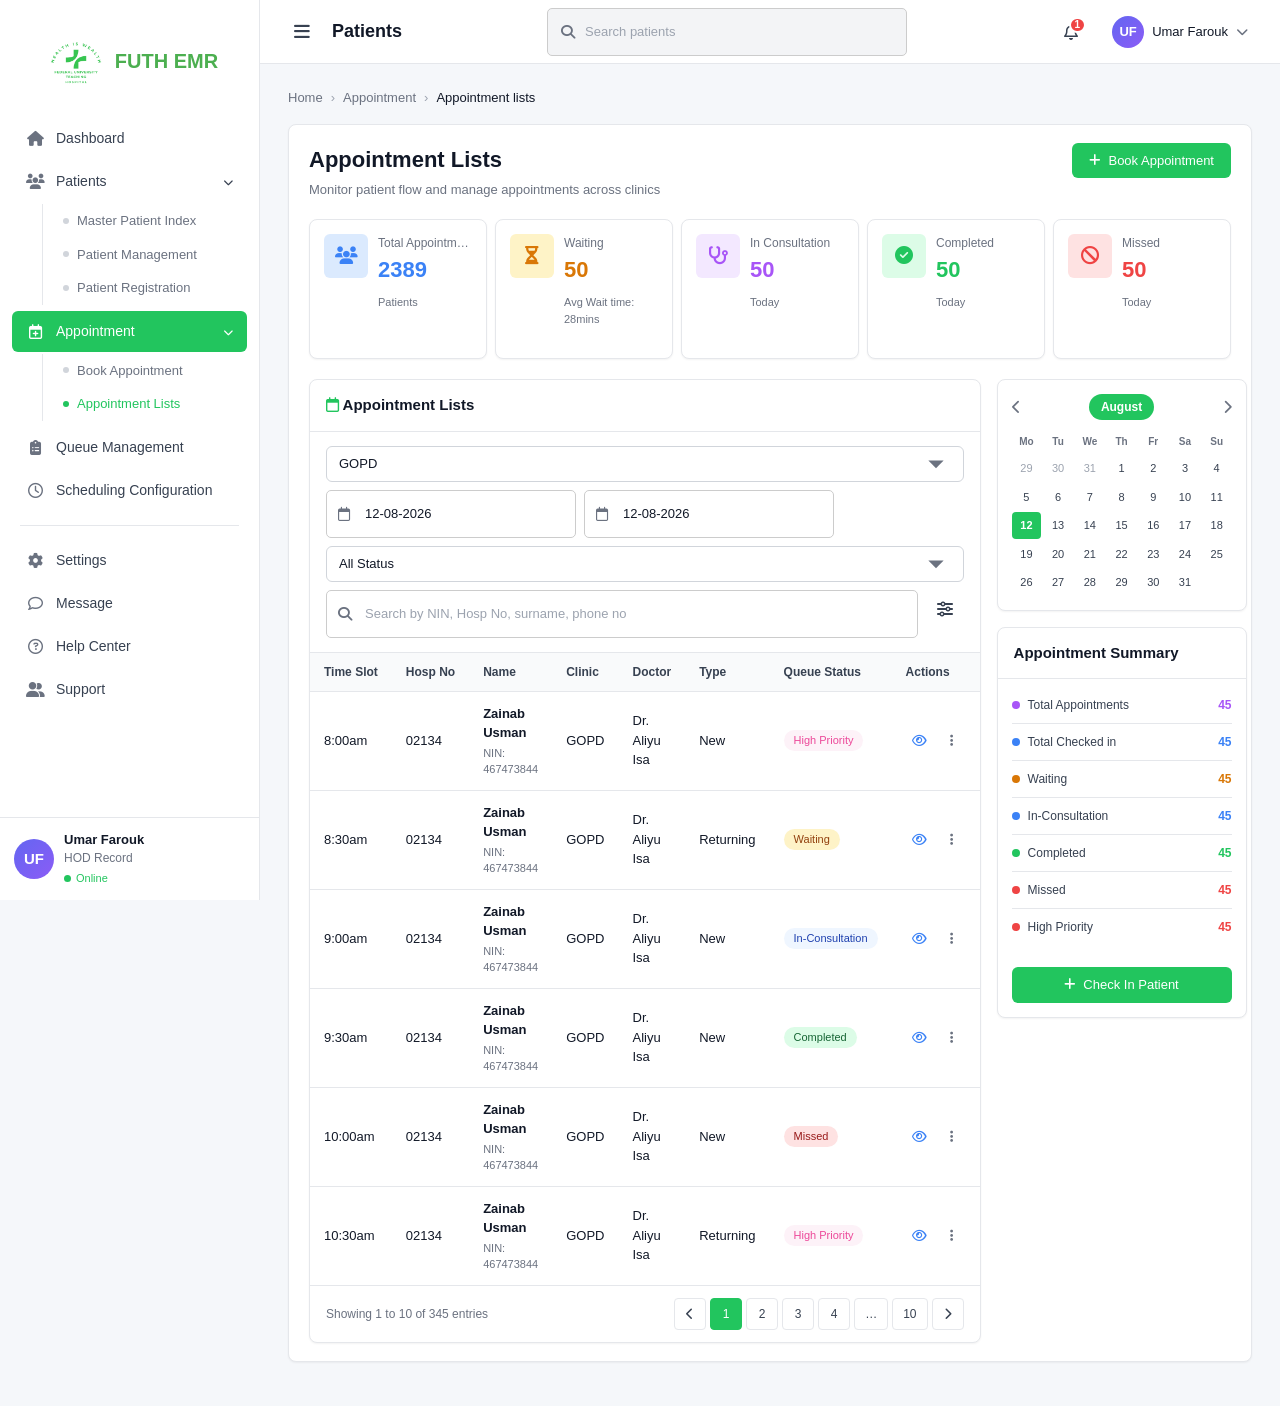
<file: Record-Module-Emr/appointment-lists-1.html>
<!DOCTYPE html>
<html lang="en">
<head>
  <meta charset="UTF-8" />
  <meta name="viewport" content="width=device-width, initial-scale=1.0" />
  <title>FUTH EMR - Appointment Lists</title>
  <link rel="stylesheet" href="https://cdnjs.cloudflare.com/ajax/libs/font-awesome/6.4.2/css/all.min.css" />
  <link rel="stylesheet" href="css/styles.css" />
  <style>
    .appt-layout { display:grid; grid-template-columns: 1fr 300px; gap:16px; align-items:flex-start; }
    @media (max-width: 1100px) { .appt-layout { grid-template-columns: 1fr; } }
    .calendar-day.active-range { background: var(--primary-light); color: var(--primary-dark); font-weight:500; }
  </style>
</head>
<body data-page="appointment-lists-1">
  <div class="app-shell">
    <aside class="sidebar">
       <div class="header-content">
            <div class="logo">
                <img src="img/Hospital_FUTH-logo (1).png" alt="FUTH logo">
                <span class="logo-text">FUTH EMR</span>
            </div>
        </div>
      <nav class="sidebar__nav">
        <div class="nav-group"><a class="nav-item" href="dashboard.html"><span class="nav-icon"><i class="fa-solid fa-house"></i></span>Dashboard</a></div>
        <div class="nav-group">
          <div class="nav-item"><span class="nav-icon"><i class="fa-solid fa-users"></i></span>Patients<span style="margin-left:auto;"><i class="fa-solid fa-chevron-down" style="font-size:10px;"></i></span></div>
          <div class="nav-sub">
            <a class="nav-sub-item" href="master-patient-index.html"><span class="dot"></span>Master Patient Index</a>
            <a class="nav-sub-item" href="patient-management.html"><span class="dot"></span>Patient Management</a>
            <a class="nav-sub-item" href="patient-registration-private.html"><span class="dot"></span>Patient Registration</a>
          </div>
        </div>
        <div class="nav-group">
          <div class="nav-item active"><span class="nav-icon"><i class="fa-regular fa-calendar-plus"></i></span>Appointment<span style="margin-left:auto;"><i class="fa-solid fa-chevron-down" style="font-size:10px;"></i></span></div>
          <div class="nav-sub">
            <a class="nav-sub-item" href="book-appointment.html"><span class="dot"></span>Book Appointment</a>
            <a class="nav-sub-item active" data-page="appointment-lists-1" href="appointment-lists-1.html"><span class="dot"></span>Appointment Lists</a>
          </div>
        </div>
        <div class="nav-group"><a class="nav-item" href="queue-management.html"><span class="nav-icon"><i class="fa-solid fa-clipboard-list"></i></span>Queue Management</a></div>
        <div class="nav-group"><a class="nav-item" href="scheduling-configuration.html"><span class="nav-icon"><i class="fa-regular fa-clock"></i></span>Scheduling Configuration</a></div>
        <div class="nav-divider"></div>
        <div class="nav-group"><a class="nav-item" href="#"><span class="nav-icon"><i class="fa-solid fa-gear"></i></span>Settings</a></div>
        <div class="nav-group"><a class="nav-item" href="#"><span class="nav-icon"><i class="fa-regular fa-comment"></i></span>Message</a></div>
        <div class="nav-group"><a class="nav-item" href="#"><span class="nav-icon"><i class="fa-regular fa-circle-question"></i></span>Help Center</a></div>
        <div class="nav-group"><a class="nav-item" href="#"><span class="nav-icon"><i class="fa-solid fa-user-group"></i></span>Support</a></div>
      </nav>
      <div class="sidebar__footer">
        <div class="user-avatar">UF</div>
        <div class="user-info">
          <div class="user-name">Umar Farouk</div>
          <div class="user-role">HOD Record</div>
          <div class="user-status"><span class="status-dot"></span> Online</div>
        </div>
      </div>
    </aside>

    <div class="main">
      <header class="topbar">
        <div class="topbar__left">
          <button class="topbar__menu-btn"><i class="fa-solid fa-bars"></i></button>
          <div class="topbar__title">Patients</div>
        </div>
        <div class="topbar__center">
          <div class="topbar__search">
            <i class="fa-solid fa-magnifying-glass search-icon"></i>
            <input type="text" placeholder="Search patients" />
          </div>
        </div>
        <div class="topbar__right">
          <button class="icon-btn"><i class="fa-regular fa-bell"></i><span class="badge">1</span></button>
          <div class="topbar__user">
            <div class="user-avatar sm">UF</div>
            <span style="font-size:13px; font-weight:500;">Umar Farouk</span>
            <i class="fa-solid fa-chevron-down chevron"></i>
          </div>
        </div>
      </header>

      <main class="content">
        <div class="breadcrumb">
          <a href="dashboard.html">Home</a><span class="sep">›</span>
          <a href="#">Appointment</a><span class="sep">›</span>
          <span class="current">Appointment lists</span>
        </div>

        <div class ="page-header-wrap">

      

        <div class="page-header">
          <div>
            <h1 class="page-header__title">Appointment Lists</h1>
            <div class="page-header__subtitle">Monitor patient flow and manage appointments across clinics</div>
          </div>
          <div class="page-header__actions">
            <a href="book-appointment.html" class="btn btn-primary"><i class="fa-solid fa-plus"></i> Book Appointment</a>
          </div>
        </div>

        <!-- Stat cards -->
        <div class="stat-grid cols-5">
          <div class="stat-card">
            <div class="stat-icon blue"><i class="fa-solid fa-users"></i></div>
            <div class="stat-body">
              <div class="stat-label">Total Appointment</div>
              <div class="stat-value" style="color: var(--blue);">2389</div>
              <div class="stat-sub">Patients</div>
            </div>
          </div>
          <div class="stat-card">
            <div class="stat-icon orange"><i class="fa-solid fa-hourglass-half"></i></div>
            <div class="stat-body">
              <div class="stat-label">Waiting</div>
              <div class="stat-value" style="color: var(--orange-dark);">50</div>
              <div class="stat-sub">Avg Wait time: 28mins</div>
            </div>
          </div>
          <div class="stat-card">
            <div class="stat-icon purple"><i class="fa-solid fa-stethoscope"></i></div>
            <div class="stat-body">
              <div class="stat-label">In Consultation</div>
              <div class="stat-value" style="color: var(--purple);">50</div>
              <div class="stat-sub">Today</div>
            </div>
          </div>
          <div class="stat-card">
            <div class="stat-icon green"><i class="fa-solid fa-circle-check"></i></div>
            <div class="stat-body">
              <div class="stat-label">Completed</div>
              <div class="stat-value" style="color: var(--primary);">50</div>
              <div class="stat-sub">Today</div>
            </div>
          </div>
          <div class="stat-card">
            <div class="stat-icon red"><i class="fa-solid fa-ban"></i></div>
            <div class="stat-body">
              <div class="stat-label">Missed</div>
              <div class="stat-value" style="color: var(--red);">50</div>
              <div class="stat-sub">Today</div>
            </div>
          </div>
        </div>

        <div class="appt-layout">
          <!-- Main Table -->
          <div class="card" style="padding:0;">
            <div style="padding:14px 16px; border-bottom:1px solid var(--border-light);">
              <h3 class="card-title" style="margin:0;"><i class="fa-regular fa-calendar" style="color:var(--primary);"></i> Appointment Lists</h3>
            </div>
            <div style="padding:14px 16px; display:flex; gap:8px; flex-wrap:wrap; border-bottom:1px solid var(--border-light);">
              <select class="form-control" style="height:36px; min-width:120px;">
                <option>GOPD</option><option>Cardiology</option><option>Gynaecology</option>
              </select>
              <div class="form-icon-input">
                <i class="fa-regular fa-calendar input-icon"></i>
                <input type="text" class="form-control" value="12-08-2026" style="min-width:120px;" />
              </div>
              <div class="form-icon-input">
                <i class="fa-regular fa-calendar input-icon"></i>
                <input type="text" class="form-control" value="12-08-2026" style="min-width:120px;" />
              </div>
              <select class="form-control" style="height:36px; min-width:120px;">
                <option>All Status</option><option>Scheduled</option><option>Completed</option>
              </select>
              <div class="form-icon-input" style="flex:1; min-width:200px;">
                <i class="fa-solid fa-magnifying-glass input-icon"></i>
                <input type="text" class="form-control" placeholder="Search by NIN, Hosp No, surname, phone no" />
              </div>
              <button class="icon-btn"><i class="fa-solid fa-sliders"></i></button>
            </div>
            <div style="overflow-x:auto;">
            <table class="table">
              <thead>
                <tr>
                  <th>Time Slot</th><th>Hosp No</th><th>Name</th><th>Clinic</th>
                  <th>Doctor</th><th>Type</th><th>Queue Status</th><th>Actions</th>
                </tr>
              </thead>
              <tbody>
                <tr>
                  <td>8:00am</td><td>02134</td>
                  <td><div class="cell-primary">Zainab Usman</div><div class="cell-secondary">NIN: 467473844</div></td>
                  <td>GOPD</td><td>Dr. Aliyu Isa</td><td>New</td>
                  <td><span class="badge badge-pink">High Priority</span></td>
                  <td>
                  <div class="action-group">
                      <button class="action-icon view"><i class="fa-regular fa-eye"></i></button>
       
                      <button class="action-icon menu"><i class="fa-solid fa-ellipsis-vertical"></i></button>
                    </div>
                    </td>
                </tr>
                <tr>
                  <td>8:30am</td><td>02134</td>
                  <td><div class="cell-primary">Zainab Usman</div><div class="cell-secondary">NIN: 467473844</div></td>
                  <td>GOPD</td><td>Dr. Aliyu Isa</td><td>Returning</td>
                  <td><span class="badge badge-warning">Waiting</span></td>
                  <td>
                  <div class="action-group">
                      <button class="action-icon view"><i class="fa-regular fa-eye"></i></button>
       
                      <button class="action-icon menu"><i class="fa-solid fa-ellipsis-vertical"></i></button>
                    </div>
                    </td>
                </tr>
                <tr>
                  <td>9:00am</td><td>02134</td>
                  <td><div class="cell-primary">Zainab Usman</div><div class="cell-secondary">NIN: 467473844</div></td>
                  <td>GOPD</td><td>Dr. Aliyu Isa</td><td>New</td>
                  <td><span class="badge badge-info">In-Consultation</span></td>
                 <td>
                  <div class="action-group">
                      <button class="action-icon view"><i class="fa-regular fa-eye"></i></button>
       
                      <button class="action-icon menu"><i class="fa-solid fa-ellipsis-vertical"></i></button>
                    </div>
                    </td>
                </tr>
                <tr>
                  <td>9:30am</td><td>02134</td>
                  <td><div class="cell-primary">Zainab Usman</div><div class="cell-secondary">NIN: 467473844</div></td>
                  <td>GOPD</td><td>Dr. Aliyu Isa</td><td>New</td>
                  <td><span class="badge badge-success">Completed</span></td>
                   <td>
                  <div class="action-group">
                      <button class="action-icon view"><i class="fa-regular fa-eye"></i></button>
       
                      <button class="action-icon menu"><i class="fa-solid fa-ellipsis-vertical"></i></button>
                    </div>
                    </td>
                <tr>
                  <td>10:00am</td><td>02134</td>
                  <td><div class="cell-primary">Zainab Usman</div><div class="cell-secondary">NIN: 467473844</div></td>
                  <td>GOPD</td><td>Dr. Aliyu Isa</td><td>New</td>
                  <td><span class="badge badge-danger">Missed</span></td>
                  <td>
                  <div class="action-group">
                      <button class="action-icon view"><i class="fa-regular fa-eye"></i></button>
       
                      <button class="action-icon menu"><i class="fa-solid fa-ellipsis-vertical"></i></button>
                    </div>
                    </td>
                </tr>
                <tr>
                  <td>10:30am</td><td>02134</td>
                  <td><div class="cell-primary">Zainab Usman</div><div class="cell-secondary">NIN: 467473844</div></td>
                  <td>GOPD</td><td>Dr. Aliyu Isa</td><td>Returning</td>
                  <td><span class="badge badge-pink">High Priority</span></td>
                  <td>
                  <div class="action-group">
                      <button class="action-icon view"><i class="fa-regular fa-eye"></i></button>
       
                      <button class="action-icon menu"><i class="fa-solid fa-ellipsis-vertical"></i></button>
                    </div>
                    </td>
                </tr>
              </tbody>
            </table>
            </div>
            <div class="pagination">
              <div>Showing 1 to 10 of 345 entries</div>
              <div class="pagination__pages">
                <button class="page-btn"><i class="fa-solid fa-chevron-left"></i></button>
                <button class="page-btn active">1</button>
                <button class="page-btn">2</button>
                <button class="page-btn">3</button>
                <button class="page-btn">4</button>
                <button class="page-btn">…</button>
                <button class="page-btn">10</button>
                <button class="page-btn"><i class="fa-solid fa-chevron-right"></i></button>
              </div>
            </div>
          </div>

          <!-- Right Sidebar Widgets -->
          <div>
            <!-- Calendar Widget -->
            <div class="card calendar-widget" style="margin-bottom:16px; width:250px;">
              <div class="calendar-header">
                <i class="fa-solid fa-chevron-left calendar-nav"></i>
                <span class="calendar-month">August</span>
                <i class="fa-solid fa-chevron-right calendar-nav"></i>
              </div>
              <div class="calendar-grid">
                <div class="calendar-day-header">Mo</div>
                <div class="calendar-day-header">Tu</div>
                <div class="calendar-day-header">We</div>
                <div class="calendar-day-header">Th</div>
                <div class="calendar-day-header">Fr</div>
                <div class="calendar-day-header">Sa</div>
                <div class="calendar-day-header">Su</div>
                <div class="calendar-day muted">29</div>
                <div class="calendar-day muted">30</div>
                <div class="calendar-day muted">31</div>
                <div class="calendar-day">1</div>
                <div class="calendar-day">2</div>
                <div class="calendar-day">3</div>
                <div class="calendar-day">4</div>
                <div class="calendar-day">5</div>
                <div class="calendar-day">6</div>
                <div class="calendar-day">7</div>
                <div class="calendar-day">8</div>
                <div class="calendar-day ">9</div>
                <div class="calendar-day ">10</div>
                <div class="calendar-day">11</div>
                <div class="calendar-day active">12</div>
                <div class="calendar-day">13</div>
                <div class="calendar-day">14</div>
                <div class="calendar-day">15</div>
                <div class="calendar-day">16</div>
                <div class="calendar-day">17</div>
                <div class="calendar-day">18</div>
                <div class="calendar-day">19</div>
                <div class="calendar-day">20</div>
                <div class="calendar-day">21</div>
                <div class="calendar-day">22</div>
                <div class="calendar-day">23</div>
                <div class="calendar-day">24</div>
                <div class="calendar-day">25</div>
                <div class="calendar-day">26</div>
                <div class="calendar-day">27</div>
                <div class="calendar-day">28</div>
                <div class="calendar-day">29</div>
                <div class="calendar-day">30</div>
                <div class="calendar-day">31</div>
              </div>
            </div>

            <!-- Appointment Summary -->
            <div class="card" style="padding:0; width:250px;">
              <div style="padding:14px 16px; border-bottom:1px solid var(--border-light);">
                <h3 class="card-title" style="margin:0;">Appointment Summary</h3>
              </div>
              <div class="summary-list">
                <div class="summary-item">
                  <span class="label"><span class="color-dot" style="background: var(--purple);"></span> Total Appointments</span>
                  <span class="value" style="color: var(--purple);">45</span>
                </div>
                <div class="summary-item">
                  <span class="label"><span class="color-dot" style="background: var(--blue);"></span> Total Checked in</span>
                  <span class="value" style="color: var(--blue);">45</span>
                </div>
                <div class="summary-item">
                  <span class="label"><span class="color-dot" style="background: var(--orange-dark);"></span> Waiting</span>
                  <span class="value" style="color: var(--orange-dark);">45</span>
                </div>
                <div class="summary-item">
                  <span class="label"><span class="color-dot" style="background: var(--blue);"></span> In-Consultation</span>
                  <span class="value" style="color: var(--blue);">45</span>
                </div>
                <div class="summary-item">
                  <span class="label"><span class="color-dot" style="background: var(--primary);"></span> Completed</span>
                  <span class="value" style="color: var(--primary);">45</span>
                </div>
                <div class="summary-item">
                  <span class="label"><span class="color-dot" style="background: var(--red);"></span> Missed</span>
                  <span class="value" style="color: var(--red);">45</span>
                </div>
                <div class="summary-item">
                  <span class="label"><span class="color-dot" style="background: var(--red);"></span> High Priority</span>
                  <span class="value" style="color: var(--red);">45</span>
                </div>
              </div>
              <div style="padding:14px;">
                <a href="queue-checkin.html" class="btn btn-primary btn-block"><i class="fa-solid fa-plus"></i> Check In Patient</a>
              </div>
            </div>
          </div>
        </div>
          </div>
      </main>
    </div>
  </div>
  <script src="js/main.js"></script>
</body>
</html>
</file>
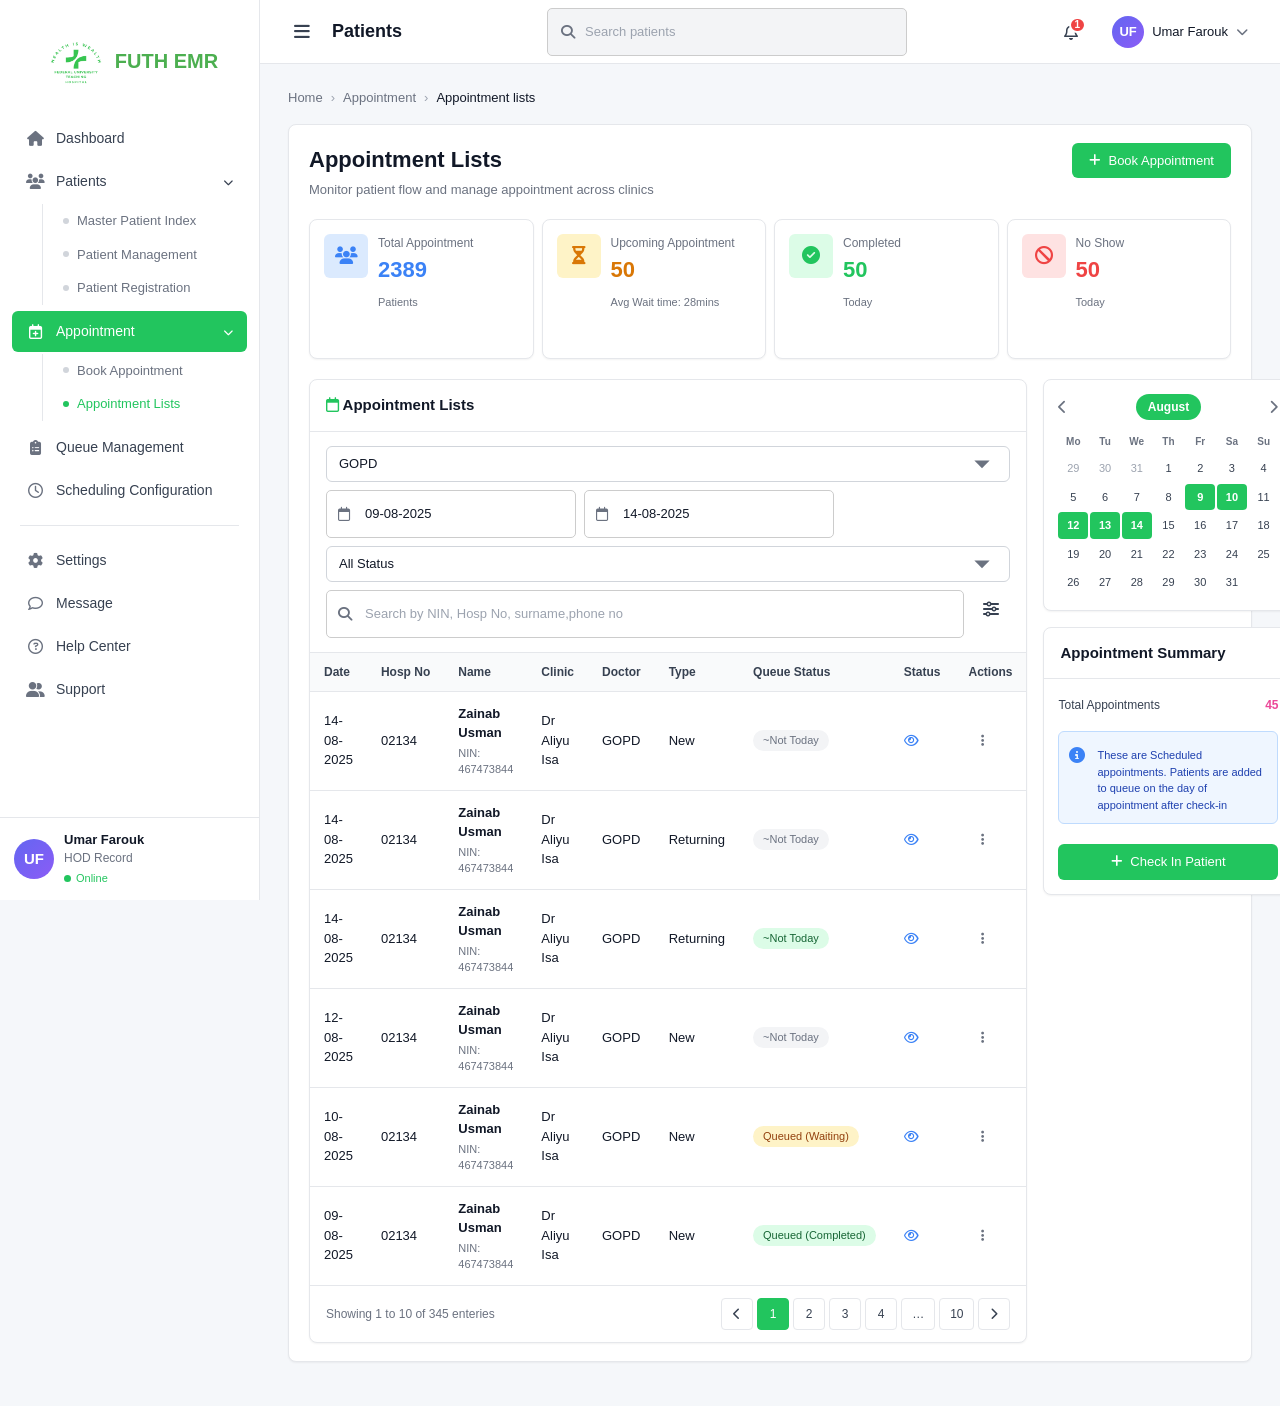
<file: Record-Module-Emr/appointment-lists-2.html>
<!DOCTYPE html>
<html lang="en">
<head>
  <meta charset="UTF-8" />
  <meta name="viewport" content="width=device-width, initial-scale=1.0" />
  <title>FUTH EMR - Appointment Lists</title>
  <link rel="stylesheet" href="https://cdnjs.cloudflare.com/ajax/libs/font-awesome/6.4.2/css/all.min.css" />
  <link rel="stylesheet" href="css/styles.css" />
  <style>
    .appt-layout { display:grid; grid-template-columns: 1fr 300px; gap:16px; align-items:flex-start; }
    @media (max-width: 1100px) { .appt-layout { grid-template-columns: 1fr; } }
  </style>
</head>
<body data-page="appointment-lists-2">
  <div class="app-shell">
    <aside class="sidebar">
       <div class="header-content">
            <div class="logo">
                <img src="img/Hospital_FUTH-logo (1).png" alt="FUTH logo">
                <span class="logo-text">FUTH EMR</span>
            </div>
        </div>
      <nav class="sidebar__nav">
        <div class="nav-group"><a class="nav-item" href="dashboard.html"><span class="nav-icon"><i class="fa-solid fa-house"></i></span>Dashboard</a></div>
        <div class="nav-group">
          <div class="nav-item"><span class="nav-icon"><i class="fa-solid fa-users"></i></span>Patients<span style="margin-left:auto;"><i class="fa-solid fa-chevron-down" style="font-size:10px;"></i></span></div>
          <div class="nav-sub">
            <a class="nav-sub-item" href="master-patient-index.html"><span class="dot"></span>Master Patient Index</a>
            <a class="nav-sub-item" href="patient-management.html"><span class="dot"></span>Patient Management</a>
            <a class="nav-sub-item" href="patient-registration-private.html"><span class="dot"></span>Patient Registration</a>
          </div>
        </div>
        <div class="nav-group">
          <div class="nav-item active"><span class="nav-icon"><i class="fa-regular fa-calendar-plus"></i></span>Appointment<span style="margin-left:auto;"><i class="fa-solid fa-chevron-down" style="font-size:10px;"></i></span></div>
          <div class="nav-sub">
            <a class="nav-sub-item" href="book-appointment.html"><span class="dot"></span>Book Appointment</a>
            <a class="nav-sub-item active" data-page="appointment-lists-2" href="appointment-lists-2.html"><span class="dot"></span>Appointment Lists</a>
          </div>
        </div>
        <div class="nav-group"><a class="nav-item" href="queue-management.html"><span class="nav-icon"><i class="fa-solid fa-clipboard-list"></i></span>Queue Management</a></div>
        <div class="nav-group"><a class="nav-item" href="schedule-configuration.html"><span class="nav-icon"><i class="fa-regular fa-clock"></i></span>Scheduling Configuration</a></div>
        <div class="nav-divider"></div>
        <div class="nav-group"><a class="nav-item" href="#"><span class="nav-icon"><i class="fa-solid fa-gear"></i></span>Settings</a></div>
        <div class="nav-group"><a class="nav-item" href="#"><span class="nav-icon"><i class="fa-regular fa-comment"></i></span>Message</a></div>
        <div class="nav-group"><a class="nav-item" href="#"><span class="nav-icon"><i class="fa-regular fa-circle-question"></i></span>Help Center</a></div>
        <div class="nav-group"><a class="nav-item" href="#"><span class="nav-icon"><i class="fa-solid fa-user-group"></i></span>Support</a></div>
      </nav>
      <div class="sidebar__footer">
        <div class="user-avatar">UF</div>
        <div class="user-info">
          <div class="user-name">Umar Farouk</div>
          <div class="user-role">HOD Record</div>
          <div class="user-status"><span class="status-dot"></span> Online</div>
        </div>
      </div>
    </aside>

    <div class="main">
      <header class="topbar">
        <div class="topbar__left">
          <button class="topbar__menu-btn"><i class="fa-solid fa-bars"></i></button>
          <div class="topbar__title">Patients</div>
        </div>
        <div class="topbar__center">
          <div class="topbar__search">
            <i class="fa-solid fa-magnifying-glass search-icon"></i>
            <input type="text" placeholder="Search patients" />
          </div>
        </div>
        <div class="topbar__right">
          <button class="icon-btn"><i class="fa-regular fa-bell"></i><span class="badge">1</span></button>
          <div class="topbar__user">
            <div class="user-avatar sm">UF</div>
            <span style="font-size:13px; font-weight:500;">Umar Farouk</span>
            <i class="fa-solid fa-chevron-down chevron"></i>
          </div>
        </div>
      </header>

      <main class="content">
        <div class="breadcrumb">
          <a href="dashboard.html">Home</a><span class="sep">›</span>
          <a href="#">Appointment</a><span class="sep">›</span>
          <span class="current">Appointment lists</span>
        </div>

        <div class = "page-header-wrap" >

        <div class="page-header">
          <div>
            <h1 class="page-header__title">Appointment Lists</h1>
            <div class="page-header__subtitle">Monitor patient flow and manage appointment across clinics</div>
          </div>
          <div class="page-header__actions">
            <a href="book-appointment.html" class="btn btn-primary"><i class="fa-solid fa-plus"></i> Book Appointment</a>
          </div>
        </div>

        <!-- Stat cards (4 cards) -->
        <div class="stat-grid cols-4">
          <div class="stat-card">
            <div class="stat-icon blue"><i class="fa-solid fa-users"></i></div>
            <div class="stat-body">
              <div class="stat-label">Total Appointment</div>
              <div class="stat-value" style="color: var(--blue);">2389</div>
              <div class="stat-sub">Patients</div>
            </div>
          </div>
          <div class="stat-card">
            <div class="stat-icon orange"><i class="fa-solid fa-hourglass-half"></i></div>
            <div class="stat-body">
              <div class="stat-label">Upcoming Appointment</div>
              <div class="stat-value" style="color: var(--orange-dark);">50</div>
              <div class="stat-sub">Avg Wait time: 28mins</div>
            </div>
          </div>
          <div class="stat-card">
            <div class="stat-icon green"><i class="fa-solid fa-circle-check"></i></div>
            <div class="stat-body">
              <div class="stat-label">Completed</div>
              <div class="stat-value" style="color: var(--primary);">50</div>
              <div class="stat-sub">Today</div>
            </div>
          </div>
          <div class="stat-card">
            <div class="stat-icon red"><i class="fa-solid fa-ban"></i></div>
            <div class="stat-body">
              <div class="stat-label">No Show</div>
              <div class="stat-value" style="color: var(--red);">50</div>
              <div class="stat-sub">Today</div>
            </div>
          </div>
        </div>

        <div class="appt-layout">
          <!-- Main Table -->
          <div class="card" style="padding:0;">
            <div style="padding:14px 16px; border-bottom:1px solid var(--border-light);">
              <h3 class="card-title" style="margin:0;"><i class="fa-regular fa-calendar" style="color:var(--primary);"></i> Appointment Lists</h3>
            </div>
            <div style="padding:14px 16px; display:flex; gap:8px; flex-wrap:wrap; border-bottom:1px solid var(--border-light);">
              <select class="form-control" style="height:36px; min-width:120px;">
                <option>GOPD</option><option>Cardiology</option>
              </select>
              <div class="form-icon-input">
                <i class="fa-regular fa-calendar input-icon"></i>
                <input type="text" class="form-control" value="09-08-2025" style="min-width:120px;" />
              </div>
              <div class="form-icon-input">
                <i class="fa-regular fa-calendar input-icon"></i>
                <input type="text" class="form-control" value="14-08-2025" style="min-width:120px;" />
              </div>
              <select class="form-control" style="height:36px; min-width:120px;">
                <option>All Status</option>
              </select>
              <div class="form-icon-input" style="flex:1; min-width:200px;">
                <i class="fa-solid fa-magnifying-glass input-icon"></i>
                <input type="text" class="form-control" placeholder="Search by NIN, Hosp No, surname,phone no" />
              </div>
              <button class="icon-btn"><i class="fa-solid fa-sliders"></i></button>
            </div>
            <div style="overflow-x:auto;">
            <table class="table">
              <thead>
                <tr>
                  <th>Date</th><th>Hosp No</th><th>Name</th><th>Clinic</th>
                  <th>Doctor</th><th>Type</th><th>Queue Status</th><th>Status</th><th>Actions</th>
                </tr>
              </thead>
              <tbody>
                <tr>
                  <td>14-08-2025</td><td>02134</td>
                  <td><div class="cell-primary">Zainab Usman</div><div class="cell-secondary">NIN: 467473844</div></td>
                  <td>Dr Aliyu Isa</td><td>GOPD</td><td>New</td>
                  <td><span class="badge badge-neutral">~Not Today</span></td>
                  <td><i class="fa-regular fa-eye" style="color:var(--blue); cursor:pointer;"></i></td>
                  <td><button class="action-icon menu"><i class="fa-solid fa-ellipsis-vertical"></i></button></td>
                </tr>
                <tr>
                  <td>14-08-2025</td><td>02134</td>
                  <td><div class="cell-primary">Zainab Usman</div><div class="cell-secondary">NIN: 467473844</div></td>
                  <td>Dr Aliyu Isa</td><td>GOPD</td><td>Returning</td>
                  <td><span class="badge badge-neutral">~Not Today</span></td>
                  <td><i class="fa-regular fa-eye" style="color:var(--blue); cursor:pointer;"></i></td>
                  <td><button class="action-icon menu"><i class="fa-solid fa-ellipsis-vertical"></i></button></td>
                </tr>
                <tr>
                  <td>14-08-2025</td><td>02134</td>
                  <td><div class="cell-primary">Zainab Usman</div><div class="cell-secondary">NIN: 467473844</div></td>
                  <td>Dr Aliyu Isa</td><td>GOPD</td><td>Returning</td>
                  <td><span class="badge badge-success">~Not Today</span></td>
                  <td><i class="fa-regular fa-eye" style="color:var(--blue); cursor:pointer;"></i></td>
                  <td><button class="action-icon menu"><i class="fa-solid fa-ellipsis-vertical"></i></button></td>
                </tr>
                <tr>
                  <td>12-08-2025</td><td>02134</td>
                  <td><div class="cell-primary">Zainab Usman</div><div class="cell-secondary">NIN: 467473844</div></td>
                  <td>Dr Aliyu Isa</td><td>GOPD</td><td>New</td>
                  <td><span class="badge badge-neutral">~Not Today</span></td>
                  <td><i class="fa-regular fa-eye" style="color:var(--blue); cursor:pointer;"></i></td>
                  <td><button class="action-icon menu"><i class="fa-solid fa-ellipsis-vertical"></i></button></td>
                </tr>
                <tr>
                  <td>10-08-2025</td><td>02134</td>
                  <td><div class="cell-primary">Zainab Usman</div><div class="cell-secondary">NIN: 467473844</div></td>
                  <td>Dr Aliyu Isa</td><td>GOPD</td><td>New</td>
                  <td><span class="badge badge-warning">Queued (Waiting)</span></td>
                  <td><i class="fa-regular fa-eye" style="color:var(--blue); cursor:pointer;"></i></td>
                  <td><button class="action-icon menu"><i class="fa-solid fa-ellipsis-vertical"></i></button></td>
                </tr>
                <tr>
                  <td>09-08-2025</td><td>02134</td>
                  <td><div class="cell-primary">Zainab Usman</div><div class="cell-secondary">NIN: 467473844</div></td>
                  <td>Dr Aliyu Isa</td><td>GOPD</td><td>New</td>
                  <td><span class="badge badge-success">Queued (Completed)</span></td>
                  <td><i class="fa-regular fa-eye" style="color:var(--blue); cursor:pointer;"></i></td>
                  <td><button class="action-icon menu"><i class="fa-solid fa-ellipsis-vertical"></i></button></td>
                </tr>
              </tbody>
            </table>
            </div>
            <div class="pagination">
              <div>Showing 1 to 10 of 345 enteries</div>
              <div class="pagination__pages">
                <button class="page-btn"><i class="fa-solid fa-chevron-left"></i></button>
                <button class="page-btn active">1</button>
                <button class="page-btn">2</button>
                <button class="page-btn">3</button>
                <button class="page-btn">4</button>
                <button class="page-btn">…</button>
                <button class="page-btn">10</button>
                <button class="page-btn"><i class="fa-solid fa-chevron-right"></i></button>
              </div>
            </div>
          </div>

          <!-- Right Sidebar Widgets -->
          <div>
            <!-- Calendar Widget -->
            <div class="card calendar-widget" style="margin-bottom:16px; width:250px;">
              <div class="calendar-header">
                <i class="fa-solid fa-chevron-left calendar-nav"></i>
                <span class="calendar-month">August</span>
                <i class="fa-solid fa-chevron-right calendar-nav"></i>
              </div>
              <div class="calendar-grid">
                <div class="calendar-day-header">Mo</div>
                <div class="calendar-day-header">Tu</div>
                <div class="calendar-day-header">We</div>
                <div class="calendar-day-header">Th</div>
                <div class="calendar-day-header">Fr</div>
                <div class="calendar-day-header">Sa</div>
                <div class="calendar-day-header">Su</div>
                <div class="calendar-day muted">29</div>
                <div class="calendar-day muted">30</div>
                <div class="calendar-day muted">31</div>
                <div class="calendar-day">1</div>
                <div class="calendar-day">2</div>
                <div class="calendar-day">3</div>
                <div class="calendar-day">4</div>
                <div class="calendar-day">5</div>
                <div class="calendar-day">6</div>
                <div class="calendar-day">7</div>
                <div class="calendar-day">8</div>
                <div class="calendar-day active">9</div>
                <div class="calendar-day active">10</div>
                <div class="calendar-day">11</div>
                <div class="calendar-day active">12</div>
                <div class="calendar-day active">13</div>
                <div class="calendar-day active">14</div>
                <div class="calendar-day">15</div>
                <div class="calendar-day">16</div>
                <div class="calendar-day">17</div>
                <div class="calendar-day">18</div>
                <div class="calendar-day">19</div>
                <div class="calendar-day">20</div>
                <div class="calendar-day">21</div>
                <div class="calendar-day">22</div>
                <div class="calendar-day">23</div>
                <div class="calendar-day">24</div>
                <div class="calendar-day">25</div>
                <div class="calendar-day">26</div>
                <div class="calendar-day">27</div>
                <div class="calendar-day">28</div>
                <div class="calendar-day">29</div>
                <div class="calendar-day">30</div>
                <div class="calendar-day">31</div>
              </div>
            </div>

            <!-- Appointment Summary -->
            <div class="card" style="padding:0;width:250px;">
              <div style="padding:14px 16px; border-bottom:1px solid var(--border-light);">
                <h3 class="card-title" style="margin:0;">Appointment Summary</h3>
              </div>
              <div class="summary-list">
                <div class="summary-item" style="border-bottom:none;">
                  <span class="label">Total Appointments</span>
                  <span class="value" style="color: var(--pink);">45</span>
                </div>
              </div>
              <div style="padding: 0 14px 14px;">
                <div class="alert alert-info" style="font-size:11px; padding:10px;">
                  <i class="fa-solid fa-circle-info alert-icon" style="margin-top: -45px;"></i>
                  <div class="alert-content" style="margin-top: 5px;">These are Scheduled appointments. Patients are added to queue on the day of appointment after check-in</div>
                </div>
                <a href="queue-checkin.html" class="btn btn-primary btn-block" style="margin-top: 20px;" ><i class="fa-solid fa-plus"></i> Check In Patient</a>
              </div>
            </div>
          </div>
        </div>
        </div>
      </main>
    </div>
  </div>
  <script src="js/main.js"></script>
</body>
</html>
</file>
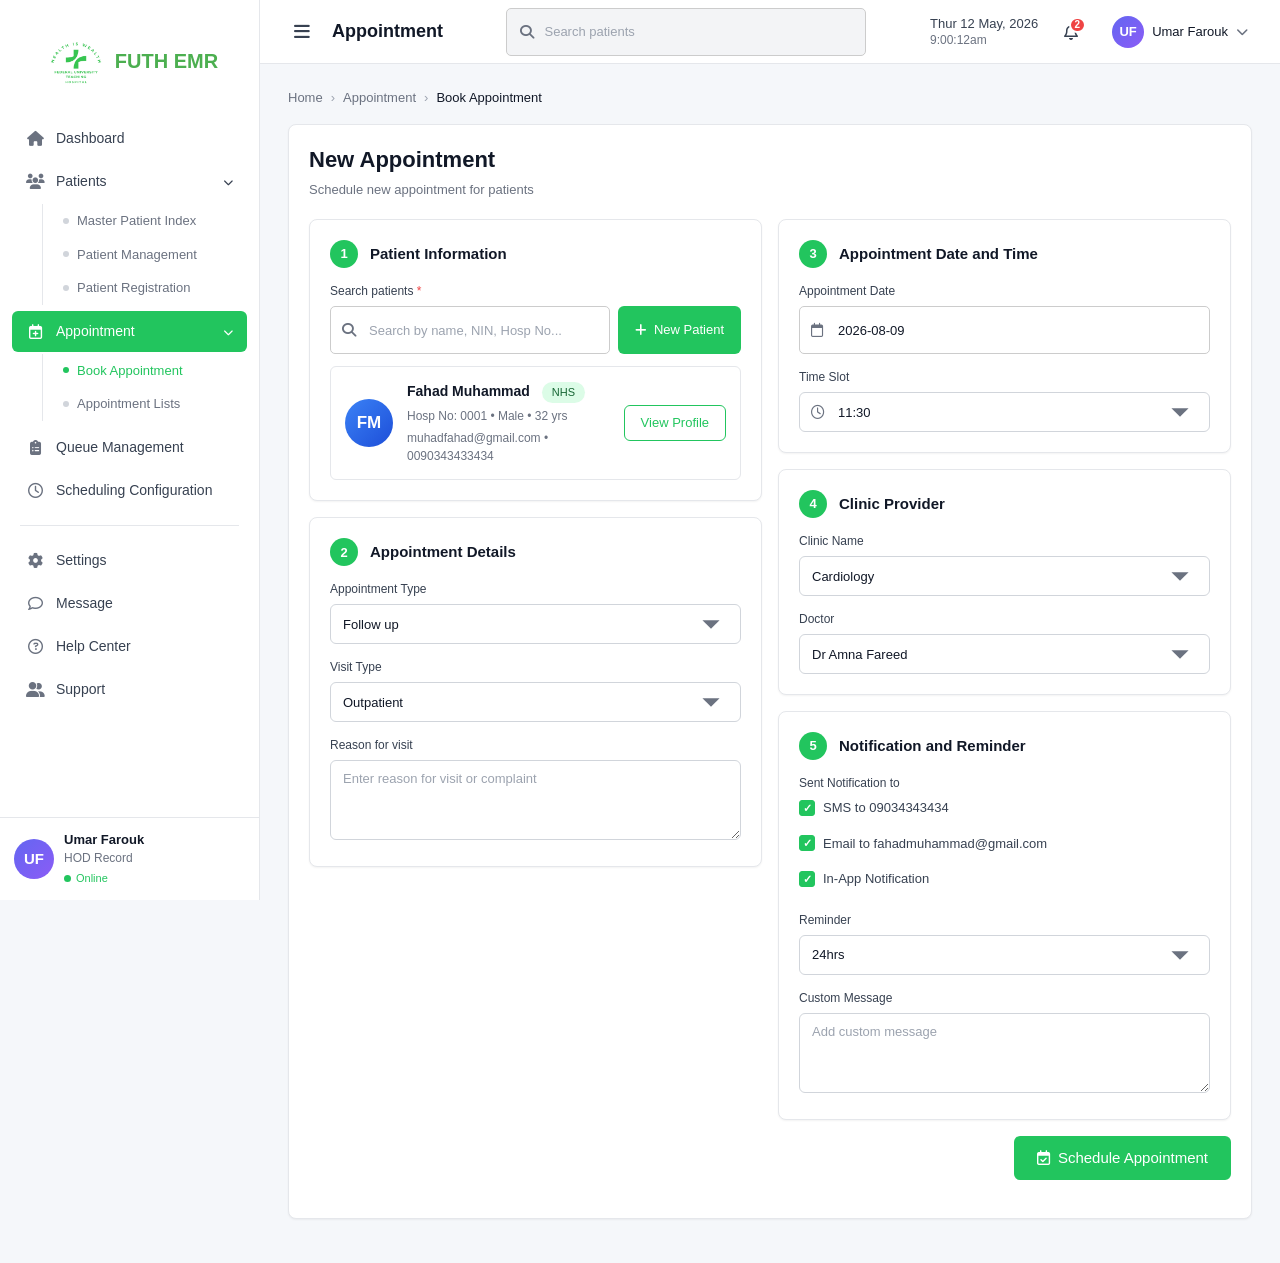
<file: Record-Module-Emr/book-appointment.html>
<!DOCTYPE html>
<html lang="en">
<head>
  <meta charset="UTF-8" />
  <meta name="viewport" content="width=device-width, initial-scale=1.0" />
  <title>FUTH EMR - Book Appointment</title>
  <link rel="stylesheet" href="https://cdnjs.cloudflare.com/ajax/libs/font-awesome/6.4.2/css/all.min.css" />
  <link rel="stylesheet" href="css/styles.css" />
  <style>
    .appt-grid { display:grid; grid-template-columns: 1fr 1fr; gap:16px; }
    @media (max-width: 900px) { .appt-grid { grid-template-columns: 1fr; } }
  </style>
</head>
<body data-page="book-appointment">
  <div class="app-shell">
    <aside class="sidebar">
       <div class="header-content">
            <div class="logo">
                <img src="img/Hospital_FUTH-logo (1).png" alt="FUTH logo">
                <span class="logo-text">FUTH EMR</span>
            </div>
        </div>
      <nav class="sidebar__nav">
        <div class="nav-group"><a class="nav-item" href="dashboard.html"><span class="nav-icon"><i class="fa-solid fa-house"></i></span>Dashboard</a></div>
        <div class="nav-group">
          <div class="nav-item"><span class="nav-icon"><i class="fa-solid fa-users"></i></span>Patients<span style="margin-left:auto;"><i class="fa-solid fa-chevron-down" style="font-size:10px;"></i></span></div>
          <div class="nav-sub">
            <a class="nav-sub-item" href="master-patient-index.html"><span class="dot"></span>Master Patient Index</a>
            <a class="nav-sub-item" href="patient-management.html"><span class="dot"></span>Patient Management</a>
            <a class="nav-sub-item" href="patient-registration-private.html"><span class="dot"></span>Patient Registration</a>
          </div>
        </div>
        <div class="nav-group">
          <div class="nav-item active"><span class="nav-icon"><i class="fa-regular fa-calendar-plus"></i></span>Appointment<span style="margin-left:auto;"><i class="fa-solid fa-chevron-down" style="font-size:10px;"></i></span></div>
          <div class="nav-sub">
            <a class="nav-sub-item active" data-page="book-appointment" href="book-appointment.html"><span class="dot"></span>Book Appointment</a>
            <a class="nav-sub-item" data-page="appointment-lists-1" href="appointment-lists-1.html"><span class="dot"></span>Appointment Lists</a>
          </div>
        </div>
        <div class="nav-group"><a class="nav-item" href="queue-management.html"><span class="nav-icon"><i class="fa-solid fa-clipboard-list"></i></span>Queue Management</a></div>
        <div class="nav-group"><a class="nav-item" href="schedule-configuration.html"><span class="nav-icon"><i class="fa-regular fa-clock"></i></span>Scheduling Configuration</a></div>
        <div class="nav-divider"></div>
        <div class="nav-group"><a class="nav-item" href="#"><span class="nav-icon"><i class="fa-solid fa-gear"></i></span>Settings</a></div>
        <div class="nav-group"><a class="nav-item" href="#"><span class="nav-icon"><i class="fa-regular fa-comment"></i></span>Message</a></div>
        <div class="nav-group"><a class="nav-item" href="#"><span class="nav-icon"><i class="fa-regular fa-circle-question"></i></span>Help Center</a></div>
        <div class="nav-group"><a class="nav-item" href="#"><span class="nav-icon"><i class="fa-solid fa-user-group"></i></span>Support</a></div>
      </nav>
      <div class="sidebar__footer">
        <div class="user-avatar">UF</div>
        <div class="user-info">
          <div class="user-name">Umar Farouk</div>
          <div class="user-role">HOD Record</div>
          <div class="user-status"><span class="status-dot"></span> Online</div>
        </div>
      </div>
    </aside>

    <div class="main">
      <header class="topbar">
        <div class="topbar__left">
          <button class="topbar__menu-btn"><i class="fa-solid fa-bars"></i></button>
          <div class="topbar__title">Appointment</div>
        </div>
        <div class="topbar__center">
          <div class="topbar__search">
            <i class="fa-solid fa-magnifying-glass search-icon"></i>
            <input type="text" placeholder="Search patients" />
          </div>
        </div>
        <div class="topbar__right">
          <div class="topbar__datetime">
            Thur 12 May, 2026<br><span class="time">9:00:12am</span>
          </div>
          <button class="icon-btn"><i class="fa-regular fa-bell"></i><span class="badge">2</span></button>
          <div class="topbar__user">
            <div class="user-avatar sm">UF</div>
            <span style="font-size:13px; font-weight:500;">Umar Farouk</span>
            <i class="fa-solid fa-chevron-down chevron"></i>
          </div>
        </div>
      </header>

      <main class="content">
        <div class="breadcrumb">
          <a href="dashboard.html">Home</a><span class="sep">›</span>
          <a href="#">Appointment</a><span class="sep">›</span>
          <span class="current">Book Appointment</span>
        </div>

        <div class="page-header-wrap">

        <div class="page-header">
          <div>
            <h1 class="page-header__title">New Appointment</h1>
            <div class="page-header__subtitle">Schedule new appointment for patients</div>
          </div>
        </div>

        <div class="appt-grid">
          <!-- Left Column -->
          <div>
            <!-- Step 1: Patient Information -->
            <div class="card" style="margin-bottom:16px;">
              <div class="section-numbered">
                <div class="section-number">1</div>
                <div class="section-title-text">Patient Information</div>
              </div>
              <div style="margin-top:14px;">
                <label class="form-label">Search patients <span class="req">*</span></label>
                <div style="display:flex; gap:8px;">
                  <div class="form-icon-input" style="flex:1;">
                    <i class="fa-solid fa-magnifying-glass input-icon"></i>
                    <input type="text" class="form-control" placeholder="Search by name, NIN, Hosp No..." />
                  </div>
                  <a href="patient-registration-private.html" class="btn btn-primary"><i class="fa-solid fa-plus"></i> New Patient</a>
                </div>

                <!-- Selected patient card -->
                <div class="patient-result-card" style="margin-top:12px;">
                  <div class="user-avatar lg" style="background:linear-gradient(135deg,#3B82F6,#1D4ED8);">FM</div>
                  <div class="meta">
                    <div class="name">Fahad Muhammad
                      <span class="badge badge-success" style="margin-left:8px;">NHS</span>
                    </div>
                    <div class="row1">Hosp No: 0001 • Male • 32 yrs</div>
                    <div class="row2">muhadfahad@gmail.com • 0090343433434</div>
                  </div>
                  <button class="btn btn-success-outline">View Profile</button>
                </div>
              </div>
            </div>

            <!-- Step 2: Appointment Details -->
            <div class="card" style="margin-bottom:16px;">
              <div class="section-numbered">
                <div class="section-number">2</div>
                <div class="section-title-text">Appointment Details</div>
              </div>
              <div class="form-group" style="margin-top:14px;">
                <label class="form-label">Appointment Type</label>
                <select class="form-control"><option>Follow up</option><option>New</option><option>Consultation</option></select>
              </div>
              <div class="form-group">
                <label class="form-label">Visit Type</label>
                <select class="form-control"><option>Outpatient</option><option>Inpatient</option><option>Emergency</option></select>
              </div>
              <div class="form-group" style="margin-bottom:0;">
                <label class="form-label">Reason for visit</label>
                <textarea class="form-control" placeholder="Enter reason for visit or complaint" rows="3"></textarea>
              </div>
            </div>
          </div>

          <!-- Right Column -->
          <div>
            <!-- Step 3: Appointment Date and Time -->
            <div class="card" style="margin-bottom:16px;">
              <div class="section-numbered">
                <div class="section-number">3</div>
                <div class="section-title-text">Appointment Date and Time</div>
              </div>
              <div class="form-group" style="margin-top:14px;">
                <label class="form-label">Appointment Date</label>
                <div class="form-icon-input">
                  <i class="fa-regular fa-calendar input-icon"></i>
                  <input type="text" class="form-control" value="2026-08-09" />
                </div>
              </div>
              <div class="form-group" style="margin-bottom:0;">
                <label class="form-label">Time Slot</label>
                <div class="form-icon-input">
                  <i class="fa-regular fa-clock input-icon"></i>
                  <select class="form-control"><option>11:30</option><option>09:00</option><option>10:00</option></select>
                </div>
              </div>
            </div>

            <!-- Step 4: Clinic Provider -->
            <div class="card" style="margin-bottom:16px;">
              <div class="section-numbered">
                <div class="section-number">4</div>
                <div class="section-title-text">Clinic Provider</div>
              </div>
              <div class="form-group" style="margin-top:14px;">
                <label class="form-label">Clinic Name</label>
                <select class="form-control"><option>Cardiology</option><option>GOPD</option><option>Gynaecology</option></select>
              </div>
              <div class="form-group" style="margin-bottom:0;">
                <label class="form-label">Doctor</label>
                <select class="form-control"><option>Dr Amna Fareed</option><option>Dr Aliyu Isa</option><option>Dr Ahmad Shu'aib</option></select>
              </div>
            </div>

            <!-- Step 5: Notification and Reminder -->
            <div class="card">
              <div class="section-numbered">
                <div class="section-number">5</div>
                <div class="section-title-text">Notification and Reminder</div>
              </div>
              <div style="margin-top:14px;">
                <label class="form-label">Sent Notification to</label>
                <div style="display:flex; flex-direction:column; gap:8px; margin-bottom:14px;">
                  <label class="checkbox">
                    <input type="checkbox" checked /><span class="check-box"></span>
                    SMS to 09034343434
                  </label>
                  <label class="checkbox">
                    <input type="checkbox" checked /><span class="check-box"></span>
                    Email to fahadmuhammad@gmail.com
                  </label>
                  <label class="checkbox">
                    <input type="checkbox" checked /><span class="check-box"></span>
                    In-App Notification
                  </label>
                </div>
                <div class="form-group">
                  <label class="form-label">Reminder</label>
                  <select class="form-control"><option>24hrs</option><option>1hr</option><option>30mins</option></select>
                </div>
                <div class="form-group" style="margin-bottom:0;">
                  <label class="form-label">Custom Message</label>
                  <textarea class="form-control" placeholder="Add custom message" rows="3"></textarea>
                </div>
              </div>
            </div>
          </div>
        </div>

        <!-- Submit -->
        <div style="display:flex; justify-content:flex-end; margin-top:16px; margin-bottom:20px;">
          <button class="btn btn-primary btn-lg"><i class="fa-regular fa-calendar-check"></i> Schedule Appointment</button>
        </div>
       </div>
      </main>
    </div>
  </div>
  <script src="js/main.js"></script>
</body>
</html>
</file>
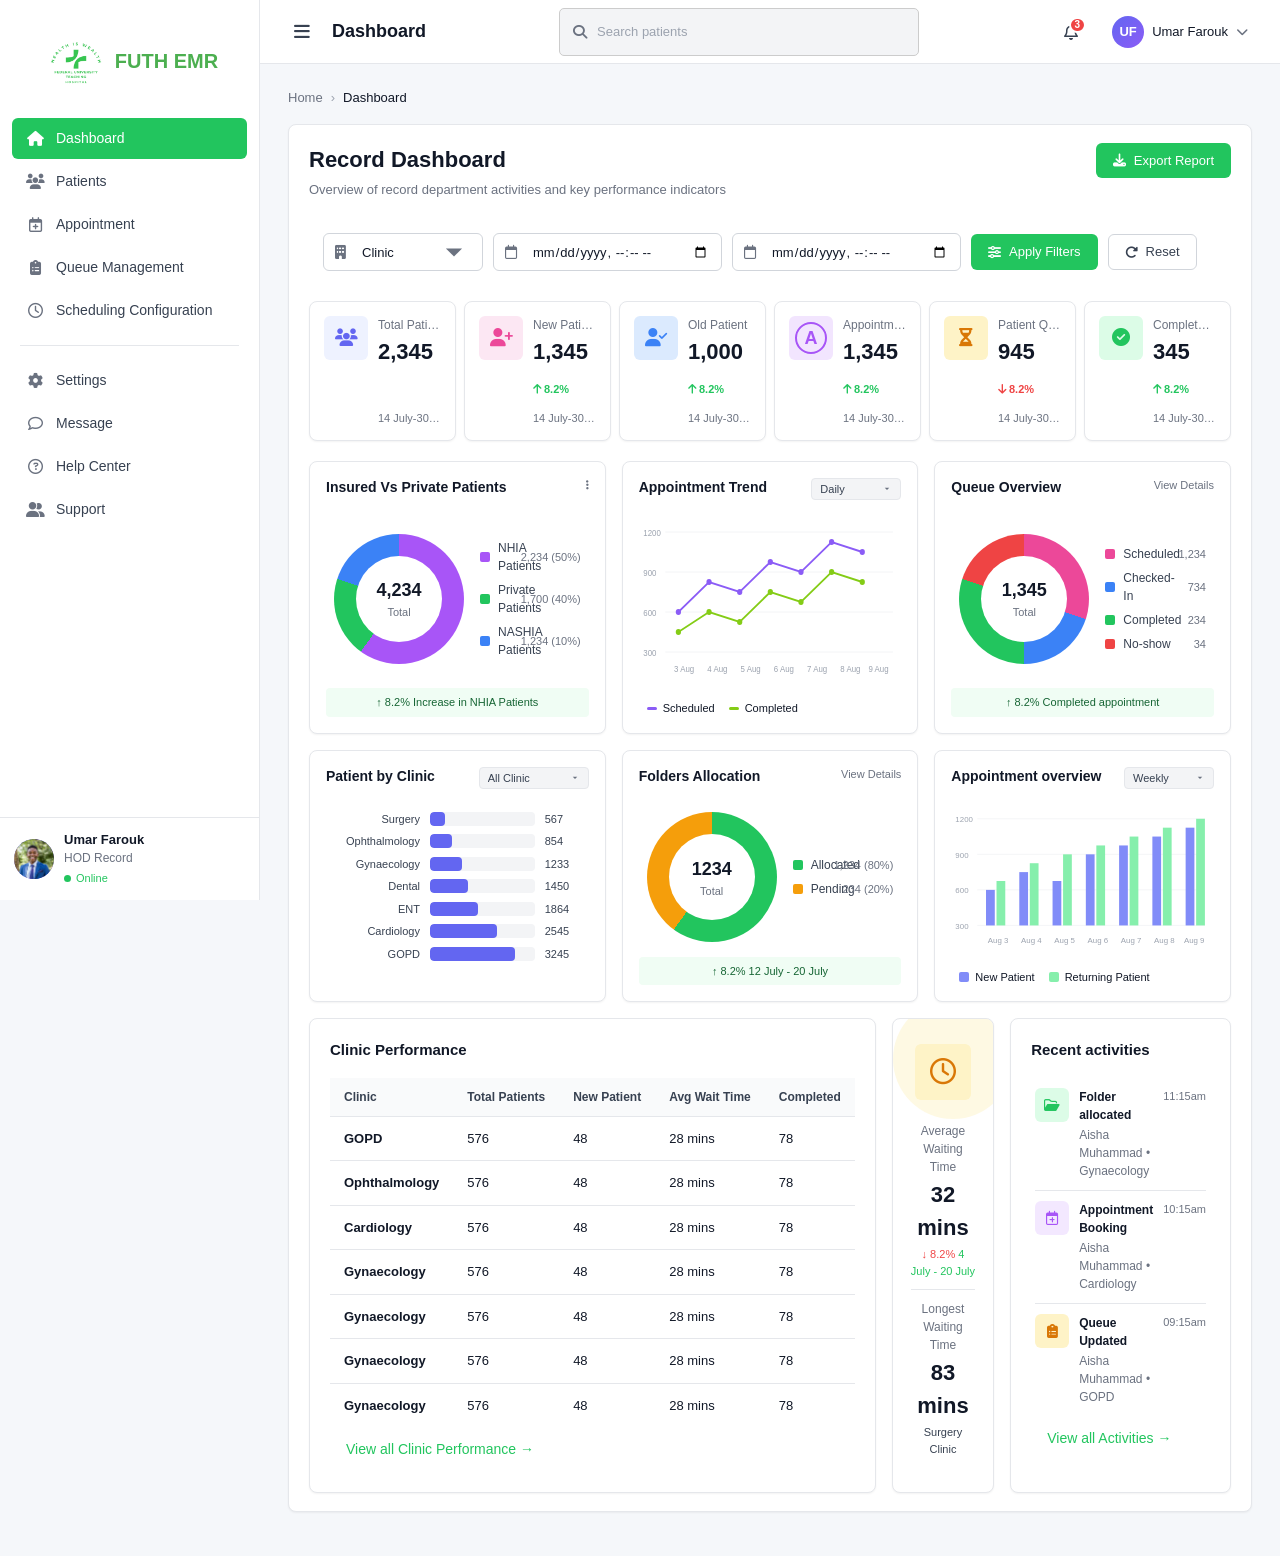
<file: Record-Module-Emr/dashboard.html>
<!DOCTYPE html>
<html lang="en">
<head>
  <meta charset="UTF-8" />
  <meta name="viewport" content="width=device-width, initial-scale=1.0" />
  <title>FUTH EMR - Dashboard</title>
  <link rel="stylesheet" href="https://cdnjs.cloudflare.com/ajax/libs/font-awesome/6.4.2/css/all.min.css" />
  <link rel="stylesheet" href="css/styles.css" />
</head>
<body data-page="dashboard">
  <div class="app-shell">
    <!-- Sidebar -->
    <aside class="sidebar">
          <div class="header-content">
            <div class="logo">
                <img src="img/Hospital_FUTH-logo (1).png" alt="FUTH logo">
                <span class="logo-text">FUTH EMR</span>
            </div>
        </div>
      <nav class="sidebar__nav">
        <div class="nav-group">
          <a class="nav-item active" data-page="dashboard" href="dashboard.html">
            <span class="nav-icon"><i class="fa-solid fa-house"></i></span>
            Dashboard
          </a>
        </div>
        <div class="nav-group">
          <a class="nav-item" href="patient-management.html">
            <span class="nav-icon"><i class="fa-solid fa-users"></i></span>
            Patients
          </a>
        </div>
        <div class="nav-group">
          <a class="nav-item" href="book-appointment.html">
            <span class="nav-icon"><i class="fa-regular fa-calendar-plus"></i></span>
            Appointment
          </a>
        </div>
        <div class="nav-group">
          <a class="nav-item" href="queue-management.html">
            <span class="nav-icon"><i class="fa-solid fa-clipboard-list"></i></span>
            Queue Management
          </a>
        </div>
        <div class="nav-group">
          <a class="nav-item" href="schedule-configuration.html">
            <span class="nav-icon"><i class="fa-regular fa-clock"></i></span>
            Scheduling Configuration
          </a>
        </div>
        <div class="nav-divider"></div>
        <div class="nav-group">
          <a class="nav-item" href="#">
            <span class="nav-icon"><i class="fa-solid fa-gear"></i></span>
            Settings
          </a>
        </div>
        <div class="nav-group">
          <a class="nav-item" href="#">
            <span class="nav-icon"><i class="fa-regular fa-comment"></i></span>
            Message
          </a>
        </div>
        <div class="nav-group">
          <a class="nav-item" href="#">
            <span class="nav-icon"><i class="fa-regular fa-circle-question"></i></span>
            Help Center
          </a>
        </div>
        <div class="nav-group">
          <a class="nav-item" href="#">
            <span class="nav-icon"><i class="fa-solid fa-user-group"></i></span>
            Support
          </a>
        </div>
      </nav>
      <div class="sidebar__footer">
        <div class="user-avatar">
          <img src="img/unsplash_7TI-3jUObYg.png" alt="User Avatar" class="user-avatar-img">
        </div>
        <div class="user-info">
          <div class="user-name">Umar Farouk</div>
          <div class="user-role">HOD Record</div>
          <div class="user-status"><span class="status-dot"></span> Online</div>
        </div>
      </div>
    </aside>

    <!-- Main -->
    <div class="main">
      <!-- Topbar -->
      <header class="topbar">
        <div class="topbar__left">
          <button class="topbar__menu-btn"><i class="fa-solid fa-bars"></i></button>
          <div class="topbar__title">Dashboard</div>
        </div>
        <div class="topbar__center">
          <div class="topbar__search">
            <i class="fa-solid fa-magnifying-glass search-icon"></i>
            <input type="text" placeholder="Search patients" />
          </div>
        </div>
        <div class="topbar__right">
          <button class="icon-btn">
            <i class="fa-regular fa-bell"></i>
            <span class="badge">3</span>
          </button>
          <div class="topbar__user">
            <div class="user-avatar sm">UF</div>
            <span style="font-size:13px; font-weight:500;">Umar Farouk</span>
            <i class="fa-solid fa-chevron-down chevron"></i>
          </div>
        </div>
      </header>

      <main class="content">
        <!-- Breadcrumb -->
        <div class="breadcrumb">
          <a href="dashboard.html">Home</a>
          <span class="sep">›</span>
          <span class="current">Dashboard</span>
        </div>

        <!-- Page Header -->
        <div class="page-header-wrap">
          <div class="page-header">
            <div>
              <h1 class="page-header__title">Record Dashboard</h1>
              <div class="page-header__subtitle">Overview of record department activities and key performance indicators</div>
            </div>
            <div class="page-header__actions">
              <button class="btn btn-primary"><i class="fa-solid fa-download"></i> Export Report</button>
            </div>
          </div>
       

        <!-- Filter bar -->
        <div class="filter-bar">
          <div class="form-icon-input">
            <i class="fa-solid fa-building input-icon"></i>
            <select class="form-control" style="min-width:140px;">
              <option>Clinic</option>
              <option>GOPD</option>
              <option>Cardiology</option>
              <option>Pediatrics</option>
              <option>Ophthalmology</option>
              <option>ENT</option>
            </select>
          </div>
          <div class="form-icon-input">
            <i class="fa-regular fa-calendar input-icon"></i>
            <input type="datetime-local" class="form-control" placeholder="From" style="min-width:120px;" />
          </div>
          <div class="form-icon-input">
            <i class="fa-regular fa-calendar input-icon"></i>
            <input type="datetime-local" class="form-control" placeholder="To" style="min-width:120px;" />
          </div>
          <button class="btn btn-primary"><i class="fa-solid fa-sliders"></i> Apply Filters</button>
          <button class="btn btn-outline"><i class="fa-solid fa-rotate-right"></i> Reset</button>
        </div>

        <!-- Stat Cards -->
        <div class="stat-grid cols-5" style="grid-template-columns: repeat(6, 1fr);">
          <div class="stat-card">
            <div class="stat-icon indigo"><i class="fa-solid fa-users"></i></div>
            <div class="stat-body">
              <div class="stat-label">Total Patients</div>
              <div class="stat-value">2,345</div>
              <div class="stat-footer">
                <div class="stat-period">14 July-30 July</div>
              </div>
            </div>
          </div>
          <div class="stat-card">
            <div class="stat-icon pink"><i class="fa-solid fa-user-plus"></i></div>
            <div class="stat-body">
              <div class="stat-label">New Patient</div>
              <div class="stat-value">1,345</div>
              <div class="stat-footer">
                <div class="stat-trend up"><i class="fa-solid fa-arrow-up"></i> 8.2%</div>
                <div class="stat-period">14 July-30 July</div>
              </div>
            </div>
          </div>
          <div class="stat-card">
            <div class="stat-icon blue"><i class="fa-solid fa-user-check"></i></div>
            <div class="stat-body">
              <div class="stat-label">Old Patient</div>
              <div class="stat-value">1,000</div>
              <div class="stat-footer">
                <div class="stat-trend up"><i class="fa-solid fa-arrow-up"></i> 8.2%</div>
                <div class="stat-period">14 July-30 July</div>
              </div>
            </div>
          </div>
          <div class="stat-card">
            <div class="stat-icon purple" style="background: rgba(168, 85, 247, 0.15) !important;">
              <span style="width: 32px; height: 32px; border-radius: 50%; border: 2px solid var(--purple); display: flex; align-items: center; justify-content: center; font-size: 18px; font-weight: 700; color: var(--purple);">A</span>
            </div>
            <div class="stat-body">
              <div class="stat-label">Appointment</div>
              <div class="stat-value">1,345</div>
              <div class="stat-footer">
                <div class="stat-trend up"><i class="fa-solid fa-arrow-up"></i> 8.2%</div>
                <div class="stat-period">14 July-30 July</div>
              </div>
            </div>
          </div>
          <div class="stat-card">
            <div class="stat-icon orange"><i class="fa-solid fa-hourglass-half"></i></div>
            <div class="stat-body">
              <div class="stat-label">Patient Queue</div>
              <div class="stat-value">945</div>
              <div class="stat-footer">
                <div class="stat-trend down"><i class="fa-solid fa-arrow-down"></i> 8.2%</div>
                <div class="stat-period">14 July-30 July</div>
              </div>
            </div>
          </div>
          <div class="stat-card">
            <div class="stat-icon green"><i class="fa-solid fa-circle-check"></i></div>
            <div class="stat-body">
              <div class="stat-label">Completed Visit</div>
              <div class="stat-value">345</div>
              <div class="stat-footer">
                <div class="stat-trend up"><i class="fa-solid fa-arrow-up"></i> 8.2%</div>
                <div class="stat-period">14 July-30 July</div>
              </div>
            </div>
          </div>
        </div>

        <!-- Charts Grid -->
        <div class="charts-grid">
          <!-- Chart 1: Insured vs Private -->
          <div class="card chart-card">
            <div class="card-title">
              Insured Vs Private Patients
              <span class="top-right"><i class="fa-solid fa-ellipsis-vertical"></i></span>
            </div>
            <div class="donut-wrap">
              <div class="donut" style="background: conic-gradient(#A855F7 0% 60%, #22C55E 60% 80%, #3B82F6 80% 100%);">
                <div class="donut-center">
                  <div class="num">4,234</div>
                  <div>Total</div>
                </div>
              </div>
              <div class="donut-legend">
                <div class="donut-legend-item">
                  <span class="swatch" style="background:#A855F7"></span>
                  <span class="lbl">NHIA Patients</span>
                  <span class="val">2,234 (50%)</span>
                </div>
                <div class="donut-legend-item">
                  <span class="swatch" style="background:#22C55E"></span>
                  <span class="lbl">Private Patients</span>
                  <span class="val">1,700 (40%)</span>
                </div>
                <div class="donut-legend-item">
                  <span class="swatch" style="background:#3B82F6"></span>
                  <span class="lbl">NASHIA Patients</span>
                  <span class="val">1,234 (10%)</span>
                </div>
              </div>
            </div>
            <div class="chart-footer">↑ 8.2% Increase in NHIA Patients</div>
          </div>

          <!-- Chart 2: Appointment Trend Line -->
          <div class="card chart-card">
            <div class="card-title">
              Appointment Trend
              <select class="chart-filter-select">
                  <option>Daily</option>
                <option>Weekly</option>
                <option>Monthly</option>
              </select>
            </div>
            <svg class="line-chart" viewBox="0 0 300 180" preserveAspectRatio="none">
              <!-- grid lines -->
              <line x1="30" y1="20" x2="290" y2="20" stroke="#F3F4F6" stroke-width="1"/>
              <line x1="30" y1="60" x2="290" y2="60" stroke="#F3F4F6" stroke-width="1"/>
              <line x1="30" y1="100" x2="290" y2="100" stroke="#F3F4F6" stroke-width="1"/>
              <line x1="30" y1="140" x2="290" y2="140" stroke="#F3F4F6" stroke-width="1"/>
              <!-- y-axis labels -->
              <text x="5" y="24" font-size="9" fill="#9CA3AF">1200</text>
              <text x="5" y="64" font-size="9" fill="#9CA3AF">900</text>
              <text x="5" y="104" font-size="9" fill="#9CA3AF">600</text>
              <text x="5" y="144" font-size="9" fill="#9CA3AF">300</text>
              <!-- x-axis labels -->
              <text x="40" y="160" font-size="9" fill="#9CA3AF">3 Aug</text>
              <text x="78" y="160" font-size="9" fill="#9CA3AF">4 Aug</text>
              <text x="116" y="160" font-size="9" fill="#9CA3AF">5 Aug</text>
              <text x="154" y="160" font-size="9" fill="#9CA3AF">6 Aug</text>
              <text x="192" y="160" font-size="9" fill="#9CA3AF">7 Aug</text>
              <text x="230" y="160" font-size="9" fill="#9CA3AF">8 Aug</text>
              <text x="262" y="160" font-size="9" fill="#9CA3AF">9 Aug</text>
              <!-- Scheduled line (purple) -->
              <polyline points="45,100 80,70 115,80 150,50 185,60 220,30 255,40" 
                fill="none" stroke="#8B5CF6" stroke-width="2"/>
              <g fill="#8B5CF6">
                <circle cx="45" cy="100" r="3"/>
                <circle cx="80" cy="70" r="3"/>
                <circle cx="115" cy="80" r="3"/>
                <circle cx="150" cy="50" r="3"/>
                <circle cx="185" cy="60" r="3"/>
                <circle cx="220" cy="30" r="3"/>
                <circle cx="255" cy="40" r="3"/>
              </g>
              <!-- Completed line (lime) -->
              <polyline points="45,120 80,100 115,110 150,80 185,90 220,60 255,70" 
                fill="none" stroke="#84CC16" stroke-width="2"/>
              <g fill="#84CC16">
                <circle cx="45" cy="120" r="3"/>
                <circle cx="80" cy="100" r="3"/>
                <circle cx="115" cy="110" r="3"/>
                <circle cx="150" cy="80" r="3"/>
                <circle cx="185" cy="90" r="3"/>
                <circle cx="220" cy="60" r="3"/>
                <circle cx="255" cy="70" r="3"/>
              </g>
            </svg>
            <div style="display:flex; gap:14px; font-size:11px; margin-top:8px; padding: 0 8px;">
              <span style="display:flex;align-items:center;gap:6px;"><span style="width:10px;height:3px;background:#8B5CF6;border-radius:2px;"></span> Scheduled</span>
              <span style="display:flex;align-items:center;gap:6px;"><span style="width:10px;height:3px;background:#84CC16;border-radius:2px;"></span> Completed</span>
            </div>
          </div>

          <!-- Chart 3: Queue Overview Donut -->
          <div class="card chart-card">
            <div class="card-title">
              Queue Overview
              <span class="top-right">View Details</span>
            </div>
            <div class="donut-wrap">
              <div class="donut" style="background: conic-gradient(#EC4899 0% 30%, #3B82F6 30% 50%, #22C55E 50% 80%, #EF4444 80% 100%);">
                <div class="donut-center">
                  <div class="num">1,345</div>
                  <div>Total</div>
                </div>
              </div>
              <div class="donut-legend">
                <div class="donut-legend-item"><span class="swatch" style="background:#EC4899"></span><span class="lbl">Scheduled</span><span class="val">1,234</span></div>
                <div class="donut-legend-item"><span class="swatch" style="background:#3B82F6"></span><span class="lbl">Checked-In</span><span class="val">734</span></div>
                <div class="donut-legend-item"><span class="swatch" style="background:#22C55E"></span><span class="lbl">Completed</span><span class="val">234</span></div>
                <div class="donut-legend-item"><span class="swatch" style="background:#EF4444"></span><span class="lbl">No-show</span><span class="val">34</span></div>
              </div>
            </div>
            <div class="chart-footer">↑ 8.2% Completed appointment</div>
          </div>

          <!-- Chart 4: Patient by Clinic - horizontal bar -->
          <div class="card chart-card">
            <div class="card-title">
              Patient by Clinic
              <select class="chart-filter-select">
                <option>All Clinic</option>
                <option>Surgery</option>
                <option>Ophthalmology</option>
                <option>Gynaecology</option>
                <option>Dental</option>
                <option>ENT</option>
                <option>Cardiology</option>
                <option>GOPD</option>
              </select>
            </div>
            <div class="bar-chart">
              <div class="bar-chart-row"><span class="cat">Surgery</span><div class="bar-track"><div class="bar-fill" style="width:14%;"></div></div><span class="val">567</span></div>
              <div class="bar-chart-row"><span class="cat">Ophthalmology</span><div class="bar-track"><div class="bar-fill" style="width:21%;"></div></div><span class="val">854</span></div>
              <div class="bar-chart-row"><span class="cat">Gynaecology</span><div class="bar-track"><div class="bar-fill" style="width:31%;"></div></div><span class="val">1233</span></div>
              <div class="bar-chart-row"><span class="cat">Dental</span><div class="bar-track"><div class="bar-fill" style="width:36%;"></div></div><span class="val">1450</span></div>
              <div class="bar-chart-row"><span class="cat">ENT</span><div class="bar-track"><div class="bar-fill" style="width:46%;"></div></div><span class="val">1864</span></div>
              <div class="bar-chart-row"><span class="cat">Cardiology</span><div class="bar-track"><div class="bar-fill" style="width:64%;"></div></div><span class="val">2545</span></div>
              <div class="bar-chart-row"><span class="cat">GOPD</span><div class="bar-track"><div class="bar-fill" style="width:81%;"></div></div><span class="val">3245</span></div>
            </div>
          </div>

          <!-- Chart 5: Folder Allocation donut -->
          <div class="card chart-card">
            <div class="card-title">
              Folders Allocation
              <span class="top-right">View Details</span>
            </div>
            <div class="donut-wrap">
              <div class="donut" style="background: conic-gradient(#22C55E 0% 60%, #F59E0B 60% 100%);">
                <div class="donut-center">
                  <div class="num">1234</div>
                  <div>Total</div>
                </div>
              </div>
              <div class="donut-legend">
                <div class="donut-legend-item"><span class="swatch" style="background:#22C55E"></span><span class="lbl">Allocated</span><span class="val">1,234 (80%)</span></div>
                <div class="donut-legend-item"><span class="swatch" style="background:#F59E0B"></span><span class="lbl">Pending</span><span class="val">234 (20%)</span></div>
              </div>
            </div>
            <div class="chart-footer">↑ 8.2% 12 July - 20 July</div>
          </div>

          <!-- Chart 6: Appointment overview grouped bar -->
          <div class="card chart-card">
            <div class="card-title">
              Appointment overview
              <select class="chart-filter-select">
                <option>Weekly</option>
                <option>Monthly</option>
              </select>
            </div>
            <svg class="line-chart" viewBox="0 0 300 180" preserveAspectRatio="none" style="height:160px;">
              <line x1="30" y1="20" x2="290" y2="20" stroke="#F3F4F6" stroke-width="1"/>
              <line x1="30" y1="60" x2="290" y2="60" stroke="#F3F4F6" stroke-width="1"/>
              <line x1="30" y1="100" x2="290" y2="100" stroke="#F3F4F6" stroke-width="1"/>
              <line x1="30" y1="140" x2="290" y2="140" stroke="#F3F4F6" stroke-width="1"/>
              <text x="5" y="24" font-size="9" fill="#9CA3AF">1200</text>
              <text x="5" y="64" font-size="9" fill="#9CA3AF">900</text>
              <text x="5" y="104" font-size="9" fill="#9CA3AF">600</text>
              <text x="5" y="144" font-size="9" fill="#9CA3AF">300</text>
              <!-- grouped bars -->
              <g>
                <rect x="40" y="100" width="10" height="40" fill="#818CF8"/>
                <rect x="52" y="90" width="10" height="50" fill="#86EFAC"/>
                <rect x="78" y="80" width="10" height="60" fill="#818CF8"/>
                <rect x="90" y="70" width="10" height="70" fill="#86EFAC"/>
                <rect x="116" y="90" width="10" height="50" fill="#818CF8"/>
                <rect x="128" y="60" width="10" height="80" fill="#86EFAC"/>
                <rect x="154" y="60" width="10" height="80" fill="#818CF8"/>
                <rect x="166" y="50" width="10" height="90" fill="#86EFAC"/>
                <rect x="192" y="50" width="10" height="90" fill="#818CF8"/>
                <rect x="204" y="40" width="10" height="100" fill="#86EFAC"/>
                <rect x="230" y="40" width="10" height="100" fill="#818CF8"/>
                <rect x="242" y="30" width="10" height="110" fill="#86EFAC"/>
                <rect x="268" y="30" width="10" height="110" fill="#818CF8"/>
                <rect x="280" y="20" width="10" height="120" fill="#86EFAC"/>
              </g>
              <text x="42" y="160" font-size="9" fill="#9CA3AF">Aug 3</text>
              <text x="80" y="160" font-size="9" fill="#9CA3AF">Aug 4</text>
              <text x="118" y="160" font-size="9" fill="#9CA3AF">Aug 5</text>
              <text x="156" y="160" font-size="9" fill="#9CA3AF">Aug 6</text>
              <text x="194" y="160" font-size="9" fill="#9CA3AF">Aug 7</text>
              <text x="232" y="160" font-size="9" fill="#9CA3AF">Aug 8</text>
              <text x="266" y="160" font-size="9" fill="#9CA3AF">Aug 9</text>
            </svg>
            <div style="display:flex; gap:14px; font-size:11px; margin-top:8px; padding: 0 8px;">
              <span style="display:flex;align-items:center;gap:6px;"><span style="width:10px;height:10px;background:#818CF8;border-radius:2px;"></span> New Patient</span>
              <span style="display:flex;align-items:center;gap:6px;"><span style="width:10px;height:10px;background:#86EFAC;border-radius:2px;"></span> Returning Patient</span>
            </div>
          </div>
        </div>

        <!-- Bottom Section: Table + Wait + Activities -->
        <div class="bottom-grid">
          <div class="card">
            <div class="card-header">
              <h3 class="card-title">Clinic Performance</h3>
            </div>
            <div style="overflow-x:auto;">
            <table class="table">
              <thead>
                <tr>
                  <th>Clinic</th>
                  <th>Total Patients</th>
                  <th>New Patient</th>
                  <th>Avg Wait Time</th>
                  <th>Completed</th>
                </tr>
              </thead>
              <tbody>
                <tr>
                  <td class="cell-primary">GOPD</td>
                  <td>576</td>
                  <td>48</td>
                  <td>28 mins</td>
                  <td>78</td>
                </tr>
                <tr>
                  <td class="cell-primary">Ophthalmology</td>
                  <td>576</td>
                  <td>48</td>
                  <td>28 mins</td>
                  <td>78</td>
                </tr>
                <tr>
                  <td class="cell-primary">Cardiology</td>
                  <td>576</td>
                  <td>48</td>
                  <td>28 mins</td>
                  <td>78</td>
                </tr>
                <tr>
                  <td class="cell-primary">Gynaecology</td>
                  <td>576</td>
                  <td>48</td>
                  <td>28 mins</td>
                  <td>78</td>
                </tr>
                 <tr>
                  <td class="cell-primary">Gynaecology</td>
                  <td>576</td>
                  <td>48</td>
                  <td>28 mins</td>
                  <td>78</td>
                </tr>
                 <tr>
                  <td class="cell-primary">Gynaecology</td>
                  <td>576</td>
                  <td>48</td>
                  <td>28 mins</td>
                  <td>78</td>
                </tr>
                 <tr>
                  <td class="cell-primary">Gynaecology</td>
                  <td>576</td>
                  <td>48</td>
                  <td>28 mins</td>
                  <td>78</td>
                </tr>
              </tbody>
            </table>
            </div>
            <div style="padding:12px 16px;">
              <a href="#" class="btn-link">View all Clinic Performance →</a>
            </div>
          </div>

          <div class="card waiting-card" style="position:relative; overflow:hidden;">
            <div style="position:absolute; right:-20px; top:-20px; width:120px; height:120px; border-radius:50%; background: var(--orange-light); opacity:0.5; pointer-events:none;"></div>
            <div class="clock-icon" style="position:relative; z-index:1;"><i class="fa-regular fa-clock"></i></div>
            <div class="waiting-metric" style="position:relative; z-index:1;">
              <div class="lbl">Average Waiting Time</div>
              <div class="val">32 mins</div>
              <div class="sub"><span style="color: var(--red);">↓ 8.2%</span> <span style="color: var(--primary);">4 July - 20 July</span></div>
            </div>
            <div class="waiting-metric" style="position:relative; z-index:1;">
              <div class="lbl">Longest Waiting Time</div>
              <div class="val">83 mins</div>
              <div class="sub" style="color: var(--text-secondary);">Surgery Clinic</div>
            </div>
          </div>

          <div class="card">
            <div class="card-header">
              <h3 class="card-title">Recent activities</h3>
            </div>
            <div style="padding: 0 4px;">
              <div class="activity-item">
                <div class="activity-icon" style="background: var(--success-bg); color: var(--primary);"><i class="fa-regular fa-folder-open"></i></div>
                <div class="activity-content">
                  <div class="activity-text">Folder allocated</div>
                  <div class="activity-meta">Aisha Muhammad • Gynaecology</div>
                </div>
                <div class="activity-time">11:15am</div>
              </div>
              <div class="activity-item">
                <div class="activity-icon" style="background: var(--purple-light); color: var(--purple);"><i class="fa-regular fa-calendar-plus"></i></div>
                <div class="activity-content">
                  <div class="activity-text">Appointment Booking</div>
                  <div class="activity-meta">Aisha Muhammad • Cardiology</div>
                </div>
                <div class="activity-time">10:15am</div>
              </div>
              <div class="activity-item">
                <div class="activity-icon" style="background: var(--orange-light); color: var(--orange-dark);"><i class="fa-solid fa-clipboard-list"></i></div>
                <div class="activity-content">
                  <div class="activity-text">Queue Updated</div>
                  <div class="activity-meta">Aisha Muhammad • GOPD</div>
                </div>
                <div class="activity-time">09:15am</div>
              </div>
            </div>
            <div style="padding:12px 16px;">
              <a href="#" class="btn-link">View all Activities →</a>
            </div>
          </div>
        </div>
       </div>
      </main>
    </div>
  </div>
  <script src="js/main.js"></script>
</body>
</html>
</file>
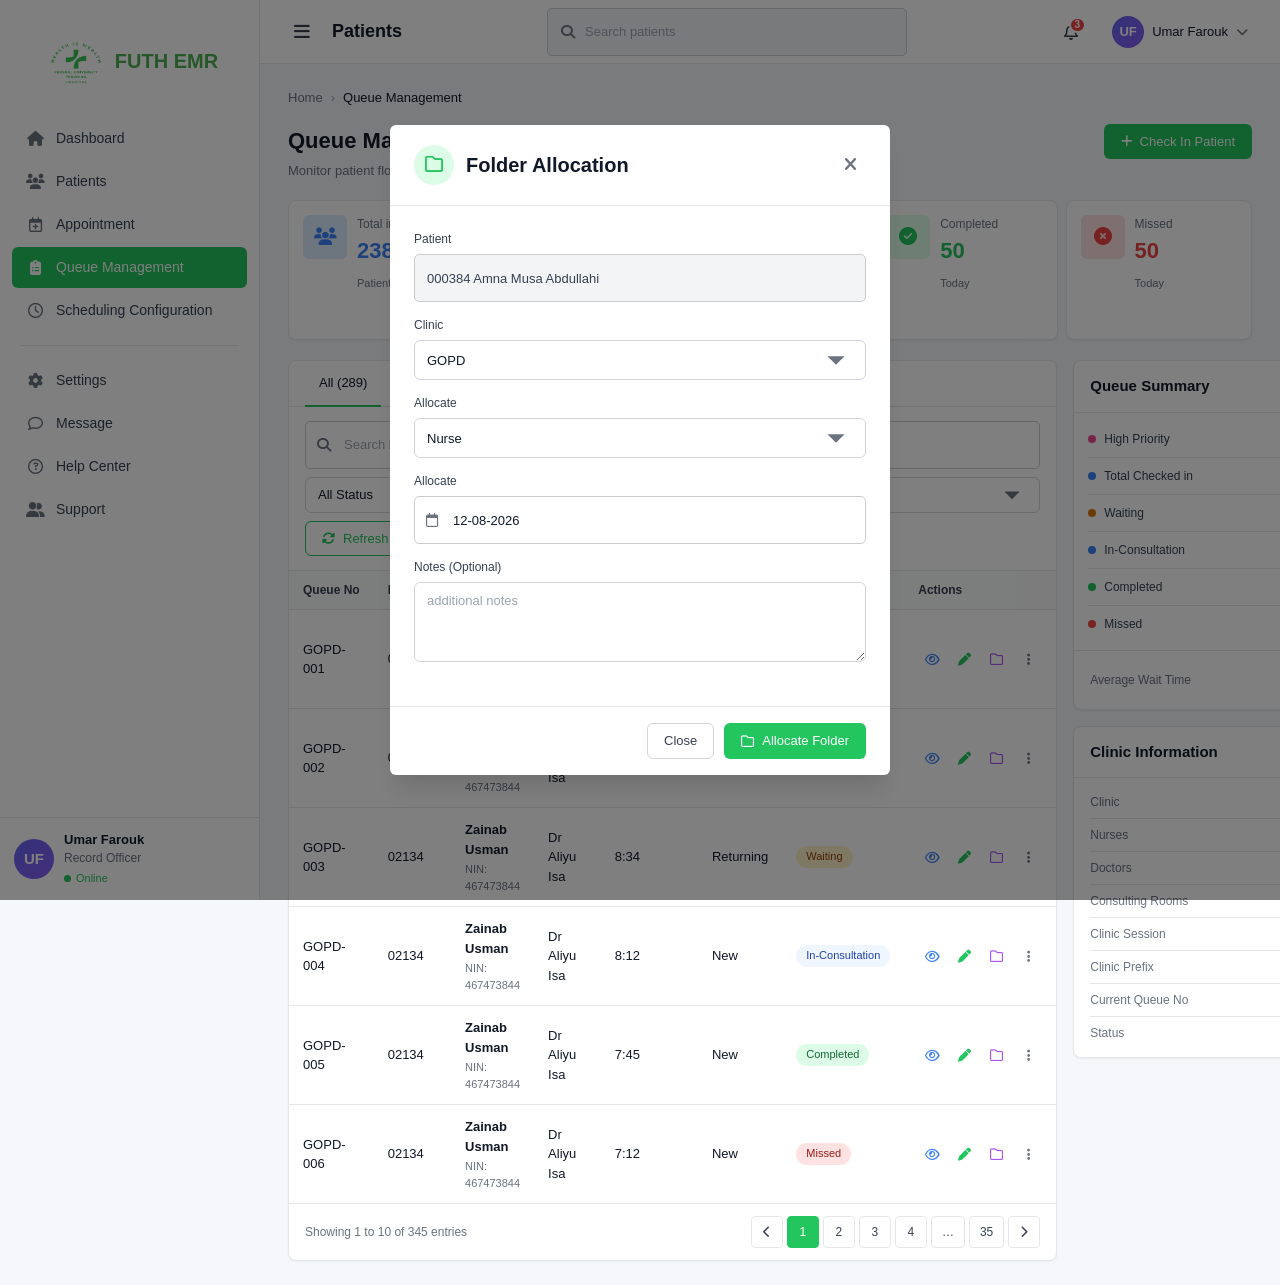
<file: Record-Module-Emr/folder-allocation.html>
<!DOCTYPE html>
<html lang="en">
<head>
  <meta charset="UTF-8" />
  <meta name="viewport" content="width=device-width, initial-scale=1.0" />
  <title>FUTH EMR - Folder Allocation</title>
  <link rel="stylesheet" href="https://cdnjs.cloudflare.com/ajax/libs/font-awesome/6.4.2/css/all.min.css" />
  <link rel="stylesheet" href="css/styles.css" />
  <style>
    .queue-layout { display:grid; grid-template-columns: 1fr 320px; gap:16px; align-items:flex-start; }
    @media (max-width: 1100px) { .queue-layout { grid-template-columns: 1fr; } }
    .info-row { display:flex; justify-content:space-between; padding:7px 0; font-size:12px; border-bottom: 1px solid var(--border-light); }
    .info-row:last-child { border-bottom:none; }
    .info-row .lbl { color: var(--text-muted); }
    .info-row .val { font-weight:600; color: var(--text-primary); }
  </style>
</head>
<body data-page="folder-allocation">
  <div class="app-shell">
    <aside class="sidebar">
       <div class="header-content">
            <div class="logo">
                <img src="img/Hospital_FUTH-logo (1).png" alt="FUTH logo">
                <span class="logo-text">FUTH EMR</span>
            </div>
        </div>
      <nav class="sidebar__nav">
        <div class="nav-group"><a class="nav-item" href="dashboard.html"><span class="nav-icon"><i class="fa-solid fa-house"></i></span>Dashboard</a></div>
        <div class="nav-group"><a class="nav-item" href="patient-management.html"><span class="nav-icon"><i class="fa-solid fa-users"></i></span>Patients</a></div>
        <div class="nav-group"><a class="nav-item" href="book-appointment.html"><span class="nav-icon"><i class="fa-regular fa-calendar-plus"></i></span>Appointment</a></div>
        <div class="nav-group"><a class="nav-item active" href="queue-management.html"><span class="nav-icon"><i class="fa-solid fa-clipboard-list"></i></span>Queue Management</a></div>
        <div class="nav-group"><a class="nav-item" href="schedule-configuration.html"><span class="nav-icon"><i class="fa-regular fa-clock"></i></span>Scheduling Configuration</a></div>
        <div class="nav-divider"></div>
        <div class="nav-group"><a class="nav-item" href="#"><span class="nav-icon"><i class="fa-solid fa-gear"></i></span>Settings</a></div>
        <div class="nav-group"><a class="nav-item" href="#"><span class="nav-icon"><i class="fa-regular fa-comment"></i></span>Message</a></div>
        <div class="nav-group"><a class="nav-item" href="#"><span class="nav-icon"><i class="fa-regular fa-circle-question"></i></span>Help Center</a></div>
        <div class="nav-group"><a class="nav-item" href="#"><span class="nav-icon"><i class="fa-solid fa-user-group"></i></span>Support</a></div>
      </nav>
      <div class="sidebar__footer">
        <div class="user-avatar">UF</div>
        <div class="user-info">
          <div class="user-name">Umar Farouk</div>
          <div class="user-role">Record Officer</div>
          <div class="user-status"><span class="status-dot"></span> Online</div>
        </div>
      </div>
    </aside>

    <div class="main">
      <header class="topbar">
        <div class="topbar__left">
          <button class="topbar__menu-btn"><i class="fa-solid fa-bars"></i></button>
          <div class="topbar__title">Patients</div>
        </div>
        <div class="topbar__center">
          <div class="topbar__search">
            <i class="fa-solid fa-magnifying-glass search-icon"></i>
            <input type="text" placeholder="Search patients" />
          </div>
        </div>
        <div class="topbar__right">
          <button class="icon-btn"><i class="fa-regular fa-bell"></i><span class="badge">3</span></button>
          <div class="topbar__user">
            <div class="user-avatar sm">UF</div>
            <span style="font-size:13px; font-weight:500;">Umar Farouk</span>
            <i class="fa-solid fa-chevron-down chevron"></i>
          </div>
        </div>
      </header>

      <main class="content">
        <div class="breadcrumb">
          <a href="dashboard.html">Home</a><span class="sep">›</span>
          <span class="current">Queue Management</span>
        </div>

        <div class="page-header">
          <div>
            <h1 class="page-header__title">Queue Management</h1>
            <div class="page-header__subtitle">Monitor patient flow and manage queues across clinics</div>
          </div>
          <div class="page-header__actions">
            <a href="queue-checkin.html" class="btn btn-primary"><i class="fa-solid fa-plus"></i> Check In Patient</a>
          </div>
        </div>

        <!-- Stat cards -->
        <div class="stat-grid cols-5">
          <div class="stat-card">
            <div class="stat-icon blue"><i class="fa-solid fa-users"></i></div>
            <div class="stat-body">
              <div class="stat-label">Total in Queue</div>
              <div class="stat-value" style="color: var(--blue);">2389</div>
              <div class="stat-sub">Patients</div>
            </div>
          </div>
          <div class="stat-card">
            <div class="stat-icon orange"><i class="fa-solid fa-hourglass-half"></i></div>
            <div class="stat-body">
              <div class="stat-label">Waiting</div>
              <div class="stat-value" style="color: var(--orange-dark);">50</div>
              <div class="stat-sub">Avg Wait time: 28mins</div>
            </div>
          </div>
          <div class="stat-card">
            <div class="stat-icon pink"><i class="fa-solid fa-stethoscope"></i></div>
            <div class="stat-body">
              <div class="stat-label">In Consultation</div>
              <div class="stat-value" style="color: var(--pink);">50</div>
              <div class="stat-sub">Today</div>
            </div>
          </div>
          <div class="stat-card">
            <div class="stat-icon green"><i class="fa-solid fa-circle-check"></i></div>
            <div class="stat-body">
              <div class="stat-label">Completed</div>
              <div class="stat-value" style="color: var(--primary);">50</div>
              <div class="stat-sub">Today</div>
            </div>
          </div>
          <div class="stat-card">
            <div class="stat-icon red"><i class="fa-solid fa-circle-xmark"></i></div>
            <div class="stat-body">
              <div class="stat-label">Missed</div>
              <div class="stat-value" style="color: var(--red);">50</div>
              <div class="stat-sub">Today</div>
            </div>
          </div>
        </div>

        <div class="queue-layout">
          <!-- Main Queue Table -->
          <div class="card" style="padding:0;">
            <div class="tabs">
              <div class="tab active">All (289)</div>
              <div class="tab">New (345)</div>
              <div class="tab">Returning (124)</div>
            </div>
            <div style="padding:14px 16px; display:flex; gap:8px; flex-wrap:wrap; border-bottom:1px solid var(--border-light); align-items:center;">
              <div class="form-icon-input" style="flex:1; min-width:200px;">
                <i class="fa-solid fa-magnifying-glass input-icon"></i>
                <input type="text" class="form-control" placeholder="Search by NIN, Hosp No, surname,phone no" />
              </div>
              <select class="form-control" style="height:36px; min-width:130px;">
                <option>All Status</option><option>Waiting</option><option>Completed</option><option>Missed</option>
              </select>
              <button class="btn btn-success-outline"><i class="fa-solid fa-rotate"></i> Refresh</button>
            </div>
            <div style="overflow-x:auto;">
            <table class="table">
              <thead>
                <tr>
                  <th>Queue No</th><th>Hosp No</th><th>Name</th><th>Doctor</th>
                  <th>Arrival Time</th><th>Type</th><th>Status</th><th>Actions</th>
                </tr>
              </thead>
              <tbody>
                <tr>
                  <td>GOPD-001</td><td>02134</td>
                  <td><div class="cell-primary">Zainab Usman</div><div class="cell-secondary">NIN: 467473844</div></td>
                  <td>Dr Aliyu Isa</td><td>8:36</td><td>New</td>
                  <td><span class="badge badge-pink">High Priority</span></td>
                  <td>
                    <div class="action-group">
                      <button class="action-icon view"><i class="fa-regular fa-eye"></i></button>
                      <button class="action-icon edit"><i class="fa-solid fa-pen"></i></button>
                      <button class="action-icon folder"><i class="fa-regular fa-folder"></i></button>
                      <button class="action-icon menu"><i class="fa-solid fa-ellipsis-vertical"></i></button>
                    </div>
                  </td>
                </tr>
                <tr>
                  <td>GOPD-002</td><td>02134</td>
                  <td><div class="cell-primary">Zainab Usman</div><div class="cell-secondary">NIN: 467473844</div></td>
                  <td>Dr Aliyu Isa</td><td>8:45</td><td>Returning</td>
                  <td><span class="badge badge-warning">Waiting</span></td>
                  <td>
                    <div class="action-group">
                      <button class="action-icon view"><i class="fa-regular fa-eye"></i></button>
                      <button class="action-icon edit"><i class="fa-solid fa-pen"></i></button>
                      <button class="action-icon folder"><i class="fa-regular fa-folder"></i></button>
                      <button class="action-icon menu"><i class="fa-solid fa-ellipsis-vertical"></i></button>
                    </div>
                  </td>
                </tr>
                <tr>
                  <td>GOPD-003</td><td>02134</td>
                  <td><div class="cell-primary">Zainab Usman</div><div class="cell-secondary">NIN: 467473844</div></td>
                  <td>Dr Aliyu Isa</td><td>8:34</td><td>Returning</td>
                  <td><span class="badge badge-warning">Waiting</span></td>
                  <td>
                    <div class="action-group">
                      <button class="action-icon view"><i class="fa-regular fa-eye"></i></button>
                      <button class="action-icon edit"><i class="fa-solid fa-pen"></i></button>
                      <button class="action-icon folder"><i class="fa-regular fa-folder"></i></button>
                      <button class="action-icon menu"><i class="fa-solid fa-ellipsis-vertical"></i></button>
                    </div>
                  </td>
                </tr>
                <tr>
                  <td>GOPD-004</td><td>02134</td>
                  <td><div class="cell-primary">Zainab Usman</div><div class="cell-secondary">NIN: 467473844</div></td>
                  <td>Dr Aliyu Isa</td><td>8:12</td><td>New</td>
                  <td><span class="badge badge-info">In-Consultation</span></td>
                  <td>
                    <div class="action-group">
                      <button class="action-icon view"><i class="fa-regular fa-eye"></i></button>
                      <button class="action-icon edit"><i class="fa-solid fa-pen"></i></button>
                      <button class="action-icon folder"><i class="fa-regular fa-folder"></i></button>
                      <button class="action-icon menu"><i class="fa-solid fa-ellipsis-vertical"></i></button>
                    </div>
                  </td>
                </tr>
                <tr>
                  <td>GOPD-005</td><td>02134</td>
                  <td><div class="cell-primary">Zainab Usman</div><div class="cell-secondary">NIN: 467473844</div></td>
                  <td>Dr Aliyu Isa</td><td>7:45</td><td>New</td>
                  <td><span class="badge badge-success">Completed</span></td>
                  <td>
                    <div class="action-group">
                      <button class="action-icon view"><i class="fa-regular fa-eye"></i></button>
                      <button class="action-icon edit"><i class="fa-solid fa-pen"></i></button>
                      <button class="action-icon folder"><i class="fa-regular fa-folder"></i></button>
                      <button class="action-icon menu"><i class="fa-solid fa-ellipsis-vertical"></i></button>
                    </div>
                  </td>
                </tr>
                <tr>
                  <td>GOPD-006</td><td>02134</td>
                  <td><div class="cell-primary">Zainab Usman</div><div class="cell-secondary">NIN: 467473844</div></td>
                  <td>Dr Aliyu Isa</td><td>7:12</td><td>New</td>
                  <td><span class="badge badge-danger">Missed</span></td>
                  <td>
                    <div class="action-group">
                      <button class="action-icon view"><i class="fa-regular fa-eye"></i></button>
                      <button class="action-icon edit"><i class="fa-solid fa-pen"></i></button>
                      <button class="action-icon folder"><i class="fa-regular fa-folder"></i></button>
                      <button class="action-icon menu"><i class="fa-solid fa-ellipsis-vertical"></i></button>
                    </div>
                  </td>
                </tr>
              </tbody>
            </table>
            </div>
            <div class="pagination">
              <div>Showing 1 to 10 of 345 entries</div>
              <div class="pagination__pages">
                <button class="page-btn"><i class="fa-solid fa-chevron-left"></i></button>
                <button class="page-btn active">1</button>
                <button class="page-btn">2</button>
                <button class="page-btn">3</button>
                <button class="page-btn">4</button>
                <button class="page-btn">…</button>
                <button class="page-btn">35</button>
                <button class="page-btn"><i class="fa-solid fa-chevron-right"></i></button>
              </div>
            </div>
          </div>

          <!-- Right Panels -->
          <div>
            <!-- Queue Summary -->
            <div class="card" style="padding:0; margin-bottom:16px;">
              <div style="padding:14px 16px; border-bottom:1px solid var(--border-light);">
                <h3 class="card-title" style="margin:0;">Queue Summary</h3>
              </div>
              <div class="summary-list">
                <div class="summary-item">
                  <span class="label"><span class="color-dot" style="background: var(--pink);"></span> High Priority</span>
                  <span class="value" style="color: var(--pink);">45</span>
                </div>
                <div class="summary-item">
                  <span class="label"><span class="color-dot" style="background: var(--blue);"></span> Total Checked in</span>
                  <span class="value" style="color: var(--blue);">45</span>
                </div>
                <div class="summary-item">
                  <span class="label"><span class="color-dot" style="background: var(--orange-dark);"></span> Waiting</span>
                  <span class="value" style="color: var(--orange-dark);">45</span>
                </div>
                <div class="summary-item">
                  <span class="label"><span class="color-dot" style="background: var(--blue);"></span> In-Consultation</span>
                  <span class="value" style="color: var(--blue);">45</span>
                </div>
                <div class="summary-item">
                  <span class="label"><span class="color-dot" style="background: var(--primary);"></span> Completed</span>
                  <span class="value" style="color: var(--primary);">45</span>
                </div>
                <div class="summary-item">
                  <span class="label"><span class="color-dot" style="background: var(--red);"></span> Missed</span>
                  <span class="value" style="color: var(--red);">45</span>
                </div>
              </div>
              <div style="padding:14px 16px; border-top:1px solid var(--border-light);">
                <div style="display:flex; justify-content:space-between; align-items:center;">
                  <span style="font-size:12px; color: var(--text-muted);">Average Wait Time</span>
                  <span style="font-size:20px; font-weight:700; color: var(--text-primary);">25</span>
                </div>
              </div>
            </div>

            <!-- Clinic Information -->
            <div class="card" style="padding:0;">
              <div style="padding:14px 16px; border-bottom:1px solid var(--border-light);">
                <h3 class="card-title" style="margin:0;">Clinic Information</h3>
              </div>
              <div style="padding:8px 16px;">
                <div class="info-row"><span class="lbl">Clinic</span><span class="val">GOPD</span></div>
                <div class="info-row"><span class="lbl">Nurses</span><span class="val">3</span></div>
                <div class="info-row"><span class="lbl">Doctors</span><span class="val">10</span></div>
                <div class="info-row"><span class="lbl">Consulting Rooms</span><span class="val">10</span></div>
                <div class="info-row"><span class="lbl">Clinic Session</span><span class="val">Morning</span></div>
                <div class="info-row"><span class="lbl">Clinic Prefix</span><span class="val">GOPD</span></div>
                <div class="info-row"><span class="lbl">Current Queue No</span><span class="val">GOPD-045</span></div>
                <div class="info-row">
                  <span class="lbl">Status</span>
                  <span class="val" style="color: var(--primary); display:flex; align-items:center; gap:6px;">
                    <span class="status-dot"></span> Open
                  </span>
                </div>
              </div>
            </div>
          </div>
        </div>
      </main>
    </div>
  </div>
  <!-- Folder Allocation Modal -->
  <div class="modal-backdrop">
    <div class="modal sm">
      <div class="modal-header">
        <div class="modal-header__title">
          <div class="modal-header__icon"><i class="fa-regular fa-folder"></i></div>
          Folder Allocation
        </div>
        <button class="modal-close" data-close-modal><i class="fa-solid fa-xmark"></i></button>
      </div>
      <div class="modal-body">
        <div class="form-group">
          <label class="form-label">Patient</label>
          <input type="text" class="form-control" value="000384 Amna Musa Abdullahi" readonly />
        </div>
        <div class="form-group">
          <label class="form-label">Clinic</label>
          <select class="form-control"><option>GOPD</option><option>Cardiology</option><option>Gynaecology</option></select>
        </div>
        <div class="form-group">
          <label class="form-label">Allocate</label>
          <select class="form-control"><option>Nurse</option><option>Doctor</option><option>Receptionist</option></select>
        </div>
        <div class="form-group">
          <label class="form-label">Allocate</label>
          <div class="form-icon-input">
            <i class="fa-regular fa-calendar input-icon"></i>
            <input type="text" class="form-control" value="12-08-2026" />
          </div>
        </div>
        <div class="form-group" style="margin-top:14px;">
          <label class="form-label">Notes (Optional)</label>
          <textarea class="form-control" placeholder="additional notes" rows="3"></textarea>
        </div>
      </div>
      <div class="modal-footer">
        <button class="btn btn-outline" data-close-modal>Close</button>
        <button class="btn btn-primary"><i class="fa-regular fa-folder"></i> Allocate Folder</button>
      </div>
    </div>
  </div>
  <script src="js/main.js"></script>
</body>
</html>
</file>
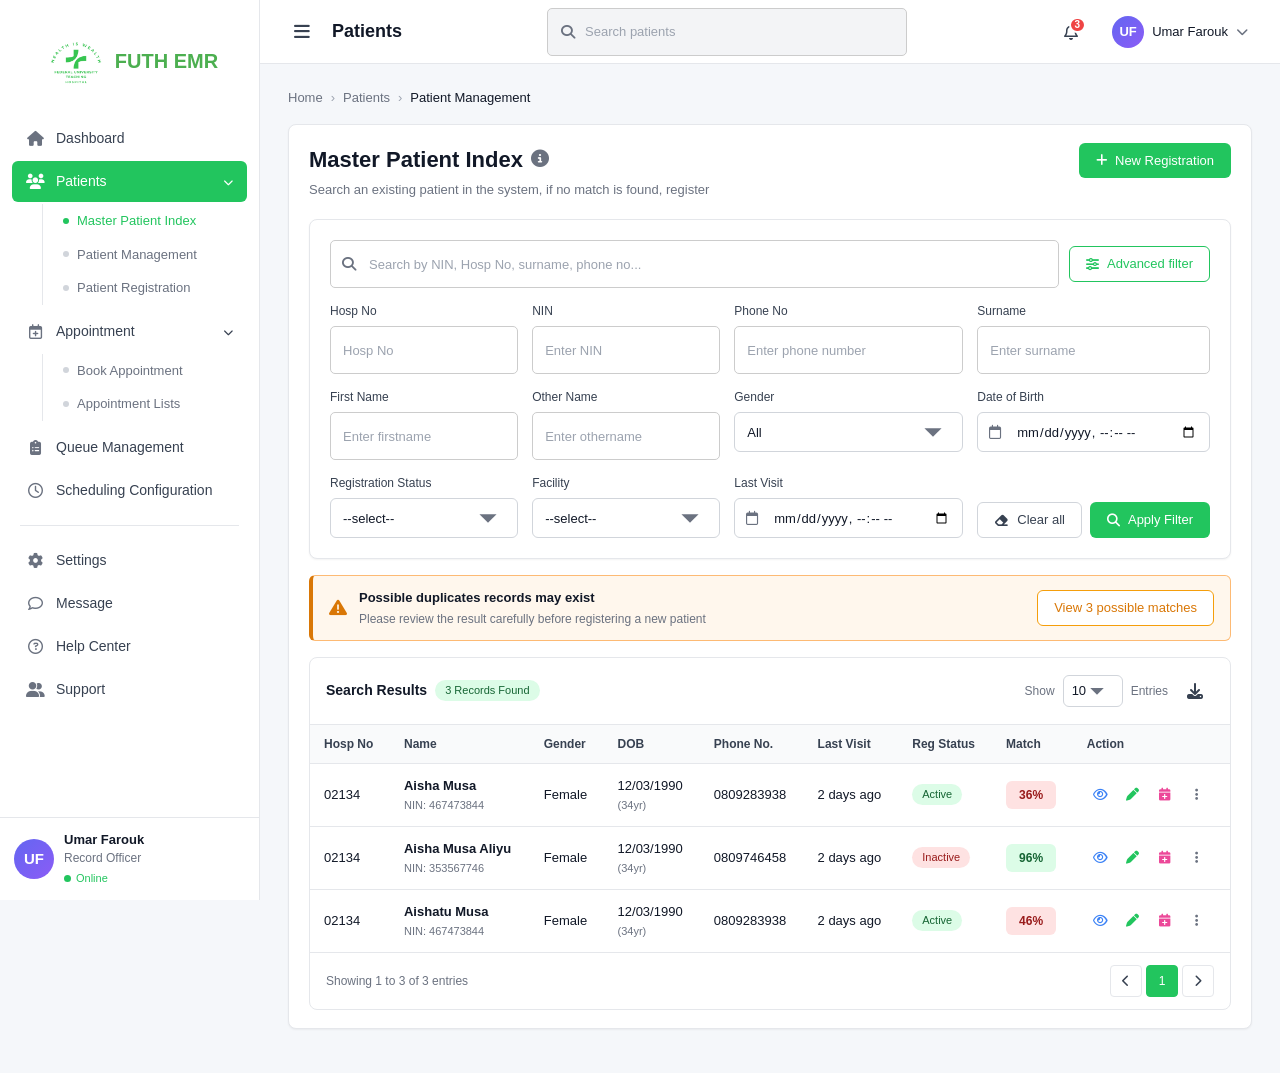
<file: Record-Module-Emr/master-patient-index.html>
<!DOCTYPE html>
<html lang="en">
<head>
  <meta charset="UTF-8" />
  <meta name="viewport" content="width=device-width, initial-scale=1.0" />
  <title>FUTH EMR - Master Patient Index</title>
  <link rel="stylesheet" href="https://cdnjs.cloudflare.com/ajax/libs/font-awesome/6.4.2/css/all.min.css" />
  <link rel="stylesheet" href="css/styles.css" />
</head>
<body data-page="master-patient-index">
  <div class="app-shell">
    <!-- Sidebar -->
    <aside class="sidebar">
       <div class="header-content">
            <div class="logo">
                <img src="img/Hospital_FUTH-logo (1).png" alt="FUTH logo">
                <span class="logo-text">FUTH EMR</span>
            </div>
        </div>
      <nav class="sidebar__nav">
        <div class="nav-group">
          <a class="nav-item" href="dashboard.html"><span class="nav-icon"><i class="fa-solid fa-house"></i></span>Dashboard</a>
        </div>
        <div class="nav-group">
          <div class="nav-item active"><span class="nav-icon"><i class="fa-solid fa-users"></i></span>Patients<span style="margin-left:auto;"><i class="fa-solid fa-chevron-down" style="font-size:10px;"></i></span></div>
          <div class="nav-sub">
            <a class="nav-sub-item active" data-page="master-patient-index" href="master-patient-index.html"><span class="dot"></span>Master Patient Index</a>
            <a class="nav-sub-item" data-page="patient-management" href="patient-management.html"><span class="dot"></span>Patient Management</a>
            <a class="nav-sub-item" data-page="patient-registration-private" href="patient-registration-private.html"><span class="dot"></span>Patient Registration</a>
          </div>
        </div>
        <div class="nav-group">
          <div class="nav-item"><span class="nav-icon"><i class="fa-regular fa-calendar-plus"></i></span>Appointment<span style="margin-left:auto;"><i class="fa-solid fa-chevron-down" style="font-size:10px;"></i></span></div>
          <div class="nav-sub">
            <a class="nav-sub-item" data-page="book-appointment" href="book-appointment.html"><span class="dot"></span>Book Appointment</a>
            <a class="nav-sub-item" data-page="appointment-lists-1" href="appointment-lists-1.html"><span class="dot"></span>Appointment Lists</a>
          </div>
        </div>
        <div class="nav-group">
          <a class="nav-item" href="queue-management.html"><span class="nav-icon"><i class="fa-solid fa-clipboard-list"></i></span>Queue Management</a>
        </div>
        <div class="nav-group"><a class="nav-item" href="schedule-configuration.html"><span class="nav-icon"><i class="fa-regular fa-clock"></i></span>Scheduling Configuration</a></div>
        <div class="nav-divider"></div>
        <div class="nav-group"><a class="nav-item" href="#"><span class="nav-icon"><i class="fa-solid fa-gear"></i></span>Settings</a></div>
        <div class="nav-group"><a class="nav-item" href="#"><span class="nav-icon"><i class="fa-regular fa-comment"></i></span>Message</a></div>
        <div class="nav-group"><a class="nav-item" href="#"><span class="nav-icon"><i class="fa-regular fa-circle-question"></i></span>Help Center</a></div>
        <div class="nav-group"><a class="nav-item" href="#"><span class="nav-icon"><i class="fa-solid fa-user-group"></i></span>Support</a></div>
      </nav>
      <div class="sidebar__footer">
        <div class="user-avatar">UF</div>
        <div class="user-info">
          <div class="user-name">Umar Farouk</div>
          <div class="user-role">Record Officer</div>
          <div class="user-status"><span class="status-dot"></span> Online</div>
        </div>
      </div>
    </aside>

    <div class="main">
      <header class="topbar">
        <div class="topbar__left">
          <button class="topbar__menu-btn"><i class="fa-solid fa-bars"></i></button>
          <div class="topbar__title">Patients</div>
        </div>
        <div class="topbar__center">
          <div class="topbar__search">
            <i class="fa-solid fa-magnifying-glass search-icon"></i>
            <input type="text" placeholder="Search patients" />
          </div>
        </div>
        <div class="topbar__right">
          <button class="icon-btn"><i class="fa-regular fa-bell"></i><span class="badge">3</span></button>
          <div class="topbar__user">
            <div class="user-avatar sm">UF</div>
            <span style="font-size:13px; font-weight:500;">Umar Farouk</span>
            <i class="fa-solid fa-chevron-down chevron"></i>
          </div>
        </div>
      </header>

      <main class="content">
        <div class="breadcrumb">
          <a href="dashboard.html">Home</a><span class="sep">›</span>
          <a href="#">Patients</a><span class="sep">›</span>
          <span class="current">Patient Management</span>
        </div>
          
      <div class="page-header-wrap">
        <div class="page-header">
          <div>
            <h1 class="page-header__title">
              Master Patient Index
              <i class="fa-solid fa-circle-info" style="color: var(--text-muted); font-size:18px;"></i>
            </h1>
            <div class="page-header__subtitle">Search an existing patient in the system, if no match is found, register</div>
          </div>
          <div class="page-header__actions">
            <a href="patient-registration-private.html" class="btn btn-primary"><i class="fa-solid fa-plus"></i> New Registration</a>
          </div>
        </div>

        <!-- Filter panel -->
        <div class="card" style="margin-bottom:16px;">
          <div style="display:flex; gap:10px; align-items:center; margin-bottom:14px;">
            <div class="form-icon-input" style="flex:1;">
              <i class="fa-solid fa-magnifying-glass input-icon"></i>
              <input type="text" class="form-control" placeholder="Search by NIN, Hosp No, surname, phone no..." />
            </div>
            <button class="btn btn-success-outline"><i class="fa-solid fa-sliders"></i> Advanced filter</button>
          </div>

          <div class="form-grid cols-4">
            <div class="form-group" style="margin:0;">
              <label class="form-label">Hosp No</label>
              <input type="text" class="form-control" placeholder="Hosp No" />
            </div>
            <div class="form-group" style="margin:0;">
              <label class="form-label">NIN</label>
              <input type="text" class="form-control" placeholder="Enter NIN" />
            </div>
            <div class="form-group" style="margin:0;">
              <label class="form-label">Phone No</label>
              <input type="text" class="form-control" placeholder="Enter phone number" />
            </div>
            <div class="form-group" style="margin:0;">
              <label class="form-label">Surname</label>
             <input type="text" class="form-control" placeholder="Enter surname" />
            </div>
            <div class="form-group" style="margin:0;">
              <label class="form-label">First Name</label>
              <input type="text" class="form-control" placeholder="Enter firstname" />
            </div>
            <div class="form-group" style="margin:0;">
              <label class="form-label">Other Name</label>
              <input type="text" class="form-control" placeholder="Enter othername" />
            </div>
            <div class="form-group" style="margin:0;">
              <label class="form-label">Gender</label>
              <select class="form-control"><option>All</option><option>Female</option><option>Male</option></select>
            </div>
            <div class="form-group" style="margin:0;">
              <label class="form-label">Date of Birth</label>
              <div class="form-icon-input">
                <i class="fa-regular fa-calendar input-icon"></i>
                <input type="datetime-local" class="form-control" placeholder="DD-MM-YY" />
              </div>
            </div>
            <div class="form-group" style="margin:0;">
              <label class="form-label">Registration Status</label>
              <select class="form-control"><option>--select--</option><option>Registered</option><option>Unregistered</option></select>
            </div>
            <div class="form-group" style="margin:0;">
              <label class="form-label">Facility</label>
              <select class="form-control"><option>--select--</option><option>FUTH-main</option><option>Annex A</option><option>Annex B</option></select>
            </div>
            <div class="form-group" style="margin:0;">
              <label class="form-label">Last Visit</label>
              <div class="form-icon-input">
                <i class="fa-regular fa-calendar input-icon"></i>
                <input type="datetime-local" class="form-control" placeholder="DD-MM-YY" />
              </div>
            </div>
            <div style="display:flex; align-items:flex-end; gap:8px;">
              <button class="btn btn-outline"><i class="fa-solid fa-eraser"></i> Clear all</button>
              <button class="btn btn-primary"><i class="fa-solid fa-magnifying-glass"></i> Apply Filter</button>
            </div>
          </div>
        </div>

        <!-- Warning alert -->
        <div class="alert alert-warning" style="margin-bottom:16px;">
          <i class="fa-solid fa-triangle-exclamation alert-icon"></i>
          <div class="alert-content">
            <div class="alert-title">Possible duplicates records may exist</div>
            <div class="alert-sub">Please review the result carefully before registering a new patient</div>
          </div>
          <button class="btn btn-warning-outline" style="margin-left:auto;">View 3 possible matches</button>
        </div>

        <!-- Results table -->
        <div class="table-wrap">
          <div class="table-toolbar">
            <div class="table-toolbar__left">
              <strong style="font-size:14px;">Search Results</strong>
              <span class="badge badge-success">3 Records Found</span>
            </div>
            <div class="table-toolbar__right">
              <span style="font-size:12px; color:var(--text-muted);">Show</span>
              <select class="form-control" style="height:32px; width:60px; padding:0 8px;">
                <option>10</option><option>25</option><option>50</option>
              </select>
              <span style="font-size:12px; color:var(--text-muted);">Entries</span>
              <button class="icon-btn"><i class="fa-solid fa-download"></i></button>
            </div>
          </div>
          <div style="overflow-x:auto;">
          <table class="table">
            <thead>
              <tr>
                <th>Hosp No</th><th>Name</th><th>Gender</th><th>DOB</th><th>Phone No.</th>
                <th>Last Visit</th><th>Reg Status</th><th>Match</th><th>Action</th>
              </tr>
            </thead>
            <tbody>
              <tr>
                <td>02134</td>
                <td>
                  <div class="cell-primary">Aisha Musa</div>
                  <div class="cell-secondary">NIN: 467473844</div>
                </td>
                <td>Female</td>
                <td>
                  <div>12/03/1990</div>
                  <div class="cell-secondary">(34yr)</div>
                </td>
                <td>0809283938</td>
                <td>2 days ago</td>
                <td><span class="badge badge-success">Active</span></td>
                <td><span class="match-pill low">36%</span></td>
                <td>
                  <div class="action-group">
                    <button class="action-icon view"><i class="fa-regular fa-eye"></i></button>
                    <button class="action-icon edit"><i class="fa-solid fa-pen"></i></button>
                    <button class="action-icon user"><i class="fa-solid fa-calendar-plus"></i></i></button>
                    <button class="action-icon menu"><i class="fa-solid fa-ellipsis-vertical"></i></button>
                  </div>
                </td>
              </tr>
              <tr>
                <td>02134</td>
                <td>
                  <div class="cell-primary">Aisha Musa Aliyu</div>
                  <div class="cell-secondary">NIN: 353567746</div>
                </td>
                <td>Female</td>
                <td><div>12/03/1990</div><div class="cell-secondary">(34yr)</div></td>
                <td>0809746458</td>
                <td>2 days ago</td>
                <td><span class="badge badge-danger">Inactive</span></td>
                <td><span class="match-pill high">96%</span></td>
                <td>
                  <div class="action-group">
                    <button class="action-icon view"><i class="fa-regular fa-eye"></i></button>
                    <button class="action-icon edit"><i class="fa-solid fa-pen"></i></button>
                    <button class="action-icon user"><i class="fa-solid fa-calendar-plus"></i></i></button>
                    <button class="action-icon menu"><i class="fa-solid fa-ellipsis-vertical"></i></button>
                  </div>
                </td>
              </tr>
              <tr>
                <td>02134</td>
                <td>
                  <div class="cell-primary">Aishatu Musa</div>
                  <div class="cell-secondary">NIN: 467473844</div>
                </td>
                <td>Female</td>
                <td><div>12/03/1990</div><div class="cell-secondary">(34yr)</div></td>
                <td>0809283938</td>
                <td>2 days ago</td>
                <td><span class="badge badge-success">Active</span></td>
                <td><span class="match-pill low">46%</span></td>
                <td>
                  <div class="action-group">
                    <button class="action-icon view"><i class="fa-regular fa-eye"></i></button>
                    <button class="action-icon edit"><i class="fa-solid fa-pen"></i></button>
                    <button class="action-icon user"><i class="fa-solid fa-calendar-plus"></i></i></button>
                    <button class="action-icon menu"><i class="fa-solid fa-ellipsis-vertical"></i></button>
                  </div>
                </td>
              </tr>
            </tbody>
          </table>
          </div>
          <div class="pagination">
            <div>Showing 1 to 3 of 3 entries</div>
            <div class="pagination__pages">
              <button class="page-btn"><i class="fa-solid fa-chevron-left"></i></button>
              <button class="page-btn active">1</button>
              <button class="page-btn"><i class="fa-solid fa-chevron-right"></i></button>
            </div>
          </div>
        </div>
        </div>
      </main>
    </div>
  </div>
  <script src="js/main.js"></script>
</body>
</html>
</file>
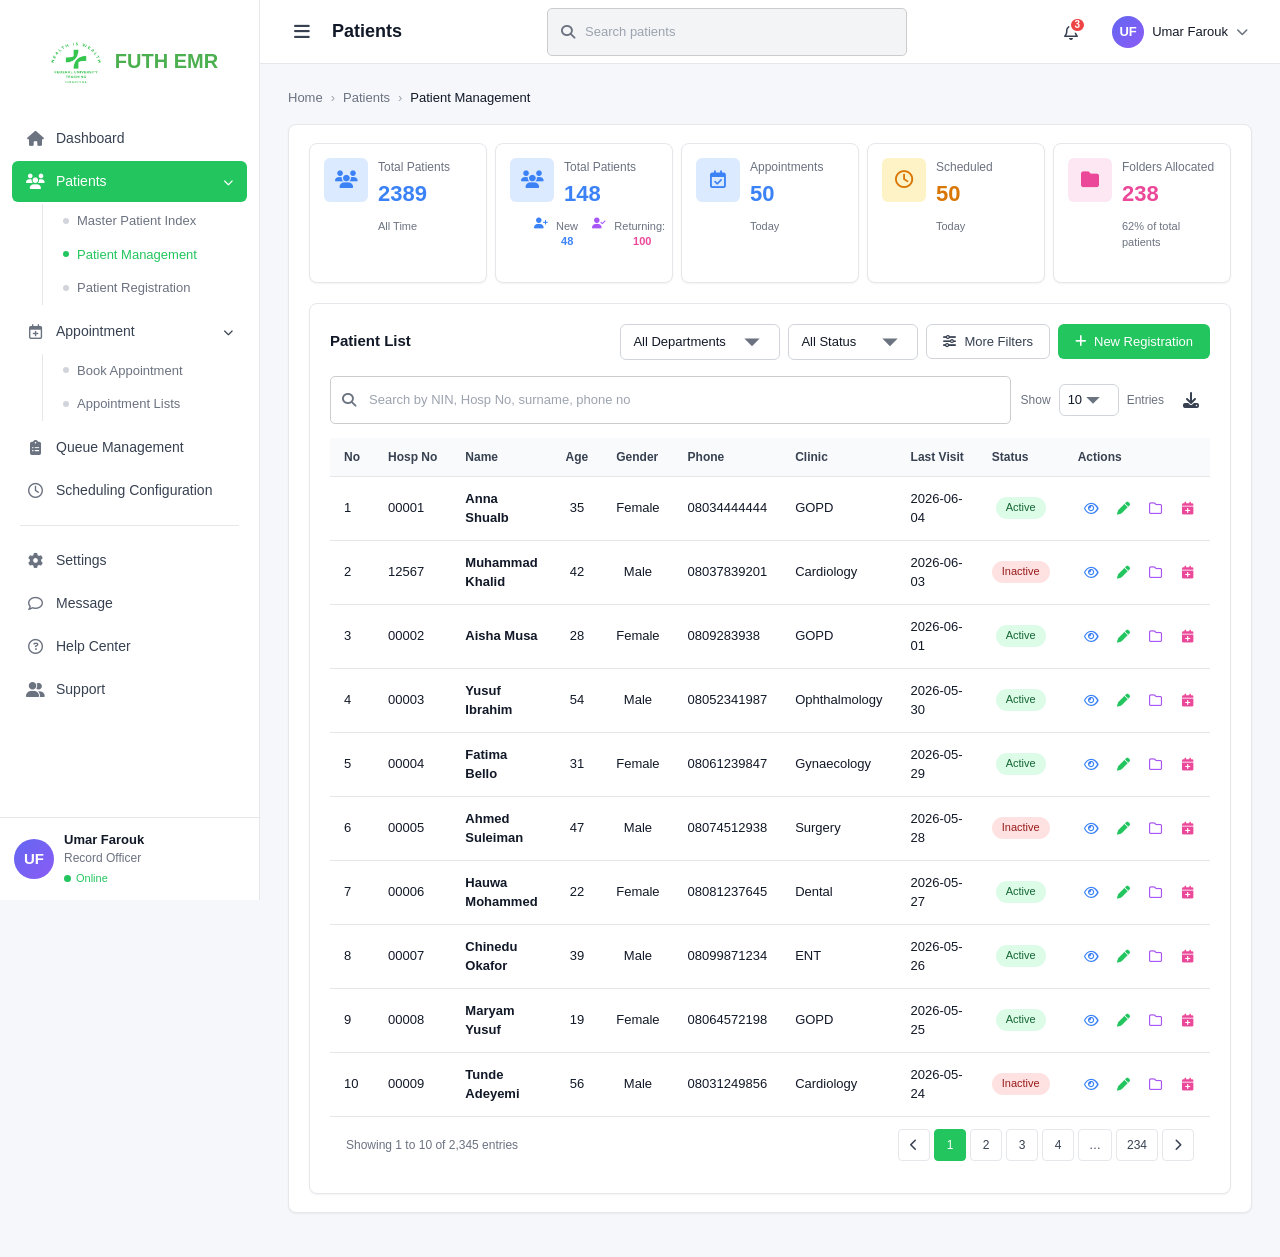
<file: Record-Module-Emr/patient-management.html>
<!DOCTYPE html>
<html lang="en">
<head>
  <meta charset="UTF-8" />
  <meta name="viewport" content="width=device-width, initial-scale=1.0" />
  <title>FUTH EMR - Patient Management</title>
  <link rel="stylesheet" href="https://cdnjs.cloudflare.com/ajax/libs/font-awesome/6.4.2/css/all.min.css" />
  <link rel="stylesheet" href="css/styles.css" />
</head>
<body data-page="patient-management">
  <div class="app-shell">
    <aside class="sidebar">
      <div class="header-content">
            <div class="logo">
                <img src="img/Hospital_FUTH-logo (1).png" alt="FUTH logo">
                <span class="logo-text">FUTH EMR</span>
            </div>
        </div>
      <nav class="sidebar__nav">
        <div class="nav-group"><a class="nav-item" href="dashboard.html"><span class="nav-icon"><i class="fa-solid fa-house"></i></span>Dashboard</a></div>
        <div class="nav-group">
          <div class="nav-item active"><span class="nav-icon"><i class="fa-solid fa-users"></i></span>Patients<span style="margin-left:auto;"><i class="fa-solid fa-chevron-down" style="font-size:10px;"></i></span></div>
          <div class="nav-sub">
            <a class="nav-sub-item" href="master-patient-index.html"><span class="dot"></span>Master Patient Index</a>
            <a class="nav-sub-item active" data-page="patient-management" href="patient-management.html"><span class="dot"></span>Patient Management</a>
            <a class="nav-sub-item" href="patient-registration-private.html"><span class="dot"></span>Patient Registration</a>
          </div>
        </div>
        <div class="nav-group">
          <div class="nav-item"><span class="nav-icon"><i class="fa-regular fa-calendar-plus"></i></span>Appointment<span style="margin-left:auto;"><i class="fa-solid fa-chevron-down" style="font-size:10px;"></i></span></div>
          <div class="nav-sub">
            <a class="nav-sub-item" href="book-appointment.html"><span class="dot"></span>Book Appointment</a>
            <a class="nav-sub-item" href="appointment-lists-1.html"><span class="dot"></span>Appointment Lists</a>
          </div>
        </div>
        <div class="nav-group"><a class="nav-item" href="queue-management.html"><span class="nav-icon"><i class="fa-solid fa-clipboard-list"></i></span>Queue Management</a></div>
        <div class="nav-group"><a class="nav-item" href="schedule-configuration.html"><span class="nav-icon"><i class="fa-regular fa-clock"></i></span>Scheduling Configuration</a></div>
        <div class="nav-divider"></div>
        <div class="nav-group"><a class="nav-item" href="#"><span class="nav-icon"><i class="fa-solid fa-gear"></i></span>Settings</a></div>
        <div class="nav-group"><a class="nav-item" href="#"><span class="nav-icon"><i class="fa-regular fa-comment"></i></span>Message</a></div>
        <div class="nav-group"><a class="nav-item" href="#"><span class="nav-icon"><i class="fa-regular fa-circle-question"></i></span>Help Center</a></div>
        <div class="nav-group"><a class="nav-item" href="#"><span class="nav-icon"><i class="fa-solid fa-user-group"></i></span>Support</a></div>
      </nav>
      <div class="sidebar__footer">
        <div class="user-avatar">UF</div>
        <div class="user-info">
          <div class="user-name">Umar Farouk</div>
          <div class="user-role">Record Officer</div>
          <div class="user-status"><span class="status-dot"></span> Online</div>
        </div>
      </div>
    </aside>

    <div class="main">
      <header class="topbar">
        <div class="topbar__left">
          <button class="topbar__menu-btn"><i class="fa-solid fa-bars"></i></button>
          <div class="topbar__title">Patients</div>
        </div>
        <div class="topbar__center">
          <div class="topbar__search">
            <i class="fa-solid fa-magnifying-glass search-icon"></i>
            <input type="text" placeholder="Search patients" />
          </div>
        </div>
        <div class="topbar__right">
          <button class="icon-btn"><i class="fa-regular fa-bell"></i><span class="badge">3</span></button>
          <div class="topbar__user">
            <div class="user-avatar sm">UF</div>
            <span style="font-size:13px; font-weight:500;">Umar Farouk</span>
            <i class="fa-solid fa-chevron-down chevron"></i>
          </div>
        </div>
      </header>

      <main class="content">
        <div class="breadcrumb">
          <a href="dashboard.html">Home</a><span class="sep">›</span>
          <a href="#">Patients</a><span class="sep">›</span>
          <span class="current">Patient Management</span>
        </div>

        <div class="page-header-wrap">
        <!-- Stat cards -->
        <div class="stat-grid cols-5">
          <div class="stat-card">
            <div class="stat-icon blue"><i class="fa-solid fa-users"></i></div>
            <div class="stat-body">
              <div class="stat-label">Total Patients</div>
              <div class="stat-value" style="color: var(--blue);">2389</div>
              <div class="stat-sub">All Time</div>
            </div>
          </div>
          <div class="stat-card">
            <div class="stat-icon blue"><i class="fa-solid fa-users"></i></div>
            <div class="stat-body">
              <div class="stat-label">Total Patients</div>
              <div class="stat-value" style="color: var(--blue);">148</div>
              <div class="stat-sub" style="margin-left:-30px; display: flex; flex-direction: row; gap: 8px;">
               <i class="fa-solid fa-user-plus" style="color:#3B82F6"></i> <span>New</span> <p class="blue" style="color: var(--blue); font-weight:600;margin-left:-25px;margin-top: 15px;">48</p> &nbsp;
               <i class="fa-solid fa-user-check" style="color: #A855F7;"></i> Returning: <p style="color: var(--pink); font-weight:600;margin-left:-40px;margin-top: 15px;">100</p>
              </div>
            </div>
          </div>
          <div class="stat-card">
            <div class="stat-icon blue"><i class="fa-regular fa-calendar-check"></i></div>
            <div class="stat-body">
              <div class="stat-label">Appointments</div>
              <div class="stat-value" style="color: var(--blue);">50</div>
              <div class="stat-sub">Today</div>
            </div>
          </div>
          <div class="stat-card">
            <div class="stat-icon orange"><i class="fa-regular fa-clock"></i></div>
            <div class="stat-body">
              <div class="stat-label">Scheduled</div>
              <div class="stat-value" style="color: var(--orange-dark);">50</div>
              <div class="stat-sub">Today</div>
            </div>
          </div>
          <div class="stat-card">
            <div class="stat-icon pink"><i class="fa-solid fa-folder"></i></div>
            <div class="stat-body">
              <div class="stat-label">Folders Allocated</div>
              <div class="stat-value" style="color: var(--pink);">238</div>
              <div class="stat-sub">62% of total patients</div>
            </div>
          </div>
        </div>

        <!-- Patient list card -->
        <div class="card">
          <div class="card-header" style="flex-wrap:wrap; gap:12px;">
            <h3 class="card-title">Patient List</h3>
            <div style="display:flex; flex-direction: row ;gap:8px; align-items:center;">
              <select class="form-control" style="height:36px; min-width:160px;">
                <option>All Departments</option>
                <option>GOPD</option><option>Cardiology</option><option>Gynaecology</option>
              </select>
              <select class="form-control" style="height:36px; min-width:130px;">
                <option>All Status</option><option>Active</option><option>Inactive</option>
              </select>
              <button class="btn btn-outline"><i class="fa-solid fa-sliders"></i> More Filters</button>
              <a href="master-patient-index.html" class="btn btn-primary"><i class="fa-solid fa-plus"></i> New Registration</a>
            </div>
          </div>

          <div style="display:flex; gap:10px; align-items:center; padding: 0 0 14px; flex-wrap:wrap;">
            <div class="form-icon-input" style="flex:1; min-width:200px;">
              <i class="fa-solid fa-magnifying-glass input-icon"></i>
              <input type="text" class="form-control" placeholder="Search by NIN, Hosp No, surname, phone no" />
            </div>
            <div style="display:flex; gap:8px; align-items:center;">
              <span style="font-size:12px; color:var(--text-muted);">Show</span>
              <select class="form-control" style="height:32px; width:60px; padding:0 8px;">
                <option>10</option><option>25</option><option>50</option>
              </select>
              <span style="font-size:12px; color:var(--text-muted);">Entries</span>
              <button class="icon-btn"><i class="fa-solid fa-download"></i></button>
            </div>
          </div>

          <div style="overflow-x:auto;">
          <table class="table">
            <thead>
              <tr>
                <th>No</th><th>Hosp No</th><th>Name</th><th>Age</th><th>Gender</th>
                <th>Phone</th><th>Clinic</th><th>Last Visit</th><th>Status</th><th>Actions</th>
              </tr>
            </thead>
            <tbody>
              <tr>
                <td>1</td><td>00001</td><td class="cell-primary">Anna Shualb</td>
                <td style="text-align:center;">35</td><td style="text-align:center;">Female</td>
                <td>08034444444</td><td>GOPD</td><td>2026-06-04</td>
                <td style="text-align:center;"><span class="badge badge-success">Active</span></td>
                <td>
                  <div class="action-group">
                    <button class="action-icon view"><i class="fa-regular fa-eye"></i></button>
                    <button class="action-icon edit"><i class="fa-solid fa-pen"></i></button>
                    <button class="action-icon folder"><i class="fa-regular fa-folder"></i></button>
                    <button class="action-icon user"><i class="fa-solid fa-calendar-plus"></i></button>
                    <button class="action-icon menu"><i class="fa-solid fa-ellipsis-vertical"></i></button>
                  </div>
                </td>
              </tr>
              <tr>
                <td>2</td><td>12567</td><td class="cell-primary">Muhammad Khalid</td>
                <td style="text-align:center;">42</td><td style="text-align:center;">Male</td>
                <td>08037839201</td><td>Cardiology</td><td>2026-06-03</td>
                <td style="text-align:center;"><span class="badge badge-danger">Inactive</span></td>
                <td>
                  <div class="action-group">
                    <button class="action-icon view"><i class="fa-regular fa-eye"></i></button>
                    <button class="action-icon edit"><i class="fa-solid fa-pen"></i></button>
                    <button class="action-icon folder"><i class="fa-regular fa-folder"></i></button>
                    <button class="action-icon user"><i class="fa-solid fa-calendar-plus"></i></button>
                    <button class="action-icon menu"><i class="fa-solid fa-ellipsis-vertical"></i></button>
                  </div>
                </td>
              </tr>
              <tr>
                <td>3</td><td>00002</td><td class="cell-primary">Aisha Musa</td>
                <td style="text-align:center;">28</td><td style="text-align:center;">Female</td>
                <td>0809283938</td><td>GOPD</td><td>2026-06-01</td>
                <td style="text-align:center;"><span class="badge badge-success">Active</span></td>
                <td>
                  <div class="action-group">
                    <button class="action-icon view"><i class="fa-regular fa-eye"></i></button>
                    <button class="action-icon edit"><i class="fa-solid fa-pen"></i></button>
                    <button class="action-icon folder"><i class="fa-regular fa-folder"></i></button>
                    <button class="action-icon user"><i class="fa-solid fa-calendar-plus"></i></button>
                    <button class="action-icon menu"><i class="fa-solid fa-ellipsis-vertical"></i></button>
                  </div>
                </td>
              </tr>
              <tr>
                <td>4</td><td>00003</td><td class="cell-primary">Yusuf Ibrahim</td>
                <td style="text-align:center;">54</td><td style="text-align:center;">Male</td>
                <td>08052341987</td><td>Ophthalmology</td><td>2026-05-30</td>
                <td style="text-align:center;"><span class="badge badge-success">Active</span></td>
                <td>
                  <div class="action-group">
                    <button class="action-icon view"><i class="fa-regular fa-eye"></i></button>
                    <button class="action-icon edit"><i class="fa-solid fa-pen"></i></button>
                    <button class="action-icon folder"><i class="fa-regular fa-folder"></i></button>
                    <button class="action-icon user"><i class="fa-solid fa-calendar-plus"></i></button>
                    <button class="action-icon menu"><i class="fa-solid fa-ellipsis-vertical"></i></button>
                  </div>
                </td>
              </tr>
              <tr>
                <td>5</td><td>00004</td><td class="cell-primary">Fatima Bello</td>
                <td style="text-align:center;">31</td><td style="text-align:center;">Female</td>
                <td>08061239847</td><td>Gynaecology</td><td>2026-05-29</td>
                <td style="text-align:center;"><span class="badge badge-success">Active</span></td>
                <td>
                  <div class="action-group">
                    <button class="action-icon view"><i class="fa-regular fa-eye"></i></button>
                    <button class="action-icon edit"><i class="fa-solid fa-pen"></i></button>
                    <button class="action-icon folder"><i class="fa-regular fa-folder"></i></button>
                    <button class="action-icon user"><i class="fa-solid fa-calendar-plus"></i></button>
                    <button class="action-icon menu"><i class="fa-solid fa-ellipsis-vertical"></i></button>
                  </div>
                </td>
              </tr>
              <tr>
                <td>6</td><td>00005</td><td class="cell-primary">Ahmed Suleiman</td>
                <td style="text-align:center;">47</td><td style="text-align:center;">Male</td>
                <td>08074512938</td><td>Surgery</td><td>2026-05-28</td>
                <td style="text-align:center;"><span class="badge badge-danger">Inactive</span></td>
                <td>
                  <div class="action-group">
                    <button class="action-icon view"><i class="fa-regular fa-eye"></i></button>
                    <button class="action-icon edit"><i class="fa-solid fa-pen"></i></button>
                    <button class="action-icon folder"><i class="fa-regular fa-folder"></i></button>
                    <button class="action-icon user"><i class="fa-solid fa-calendar-plus"></i></button>
                    <button class="action-icon menu"><i class="fa-solid fa-ellipsis-vertical"></i></button>
                  </div>
                </td>
              </tr>
              <tr>
                <td>7</td><td>00006</td><td class="cell-primary">Hauwa Mohammed</td>
                <td style="text-align:center;">22</td><td style="text-align:center;">Female</td>
                <td>08081237645</td><td>Dental</td><td>2026-05-27</td>
                <td style="text-align:center;"><span class="badge badge-success">Active</span></td>
                <td>
                  <div class="action-group">
                    <button class="action-icon view"><i class="fa-regular fa-eye"></i></button>
                    <button class="action-icon edit"><i class="fa-solid fa-pen"></i></button>
                    <button class="action-icon folder"><i class="fa-regular fa-folder"></i></button>
                    <button class="action-icon user"><i class="fa-solid fa-calendar-plus"></i></button>
                    <button class="action-icon menu"><i class="fa-solid fa-ellipsis-vertical"></i></button>
                  </div>
                </td>
              </tr>
              <tr>
                <td>8</td><td>00007</td><td class="cell-primary">Chinedu Okafor</td>
                <td style="text-align:center;">39</td><td style="text-align:center;">Male</td>
                <td>08099871234</td><td>ENT</td><td>2026-05-26</td>
                <td style="text-align:center;"><span class="badge badge-success">Active</span></td>
                <td>
                  <div class="action-group">
                    <button class="action-icon view"><i class="fa-regular fa-eye"></i></button>
                    <button class="action-icon edit"><i class="fa-solid fa-pen"></i></button>
                    <button class="action-icon folder"><i class="fa-regular fa-folder"></i></button>
                    <button class="action-icon user"><i class="fa-solid fa-calendar-plus"></i></button>
                    <button class="action-icon menu"><i class="fa-solid fa-ellipsis-vertical"></i></button>
                  </div>
                </td>
              </tr>
              <tr>
                <td>9</td><td>00008</td><td class="cell-primary">Maryam Yusuf</td>
                <td style="text-align:center;">19</td><td style="text-align:center;">Female</td>
                <td>08064572198</td><td>GOPD</td><td>2026-05-25</td>
                <td style="text-align:center;"><span class="badge badge-success">Active</span></td>
                <td>
                  <div class="action-group">
                    <button class="action-icon view"><i class="fa-regular fa-eye"></i></button>
                    <button class="action-icon edit"><i class="fa-solid fa-pen"></i></button>
                    <button class="action-icon folder"><i class="fa-regular fa-folder"></i></button>
                    <button class="action-icon user"><i class="fa-solid fa-calendar-plus"></i></button>
                    <button class="action-icon menu"><i class="fa-solid fa-ellipsis-vertical"></i></button>
                  </div>
                </td>
              </tr>
              <tr>
                <td>10</td><td>00009</td><td class="cell-primary">Tunde Adeyemi</td>
                <td style="text-align:center;">56</td><td style="text-align:center;">Male</td>
                <td>08031249856</td><td>Cardiology</td><td>2026-05-24</td>
                <td style="text-align:center;"><span class="badge badge-danger">Inactive</span></td>
                <td>
                  <div class="action-group">
                    <button class="action-icon view"><i class="fa-regular fa-eye"></i></button>
                    <button class="action-icon edit"><i class="fa-solid fa-pen"></i></button>
                    <button class="action-icon folder"><i class="fa-regular fa-folder"></i></button>
                    <button class="action-icon user"><i class="fa-solid fa-calendar-plus"></i></button>
                    <button class="action-icon menu"><i class="fa-solid fa-ellipsis-vertical"></i></button>
                  </div>
                </td>
              </tr>
            </tbody>
          </table>
          </div>

          <div class="pagination">
            <div>Showing 1 to 10 of 2,345 entries</div>
            <div class="pagination__pages">
              <button class="page-btn"><i class="fa-solid fa-chevron-left"></i></button>
              <button class="page-btn active">1</button>
              <button class="page-btn">2</button>
              <button class="page-btn">3</button>
              <button class="page-btn">4</button>
              <button class="page-btn">…</button>
              <button class="page-btn">234</button>
              <button class="page-btn"><i class="fa-solid fa-chevron-right"></i></button>
            </div>
          </div>
        </div>
          </div>
      </main>
    </div>
  </div>
  <script src="js/main.js"></script>
</body>
</html>
</file>
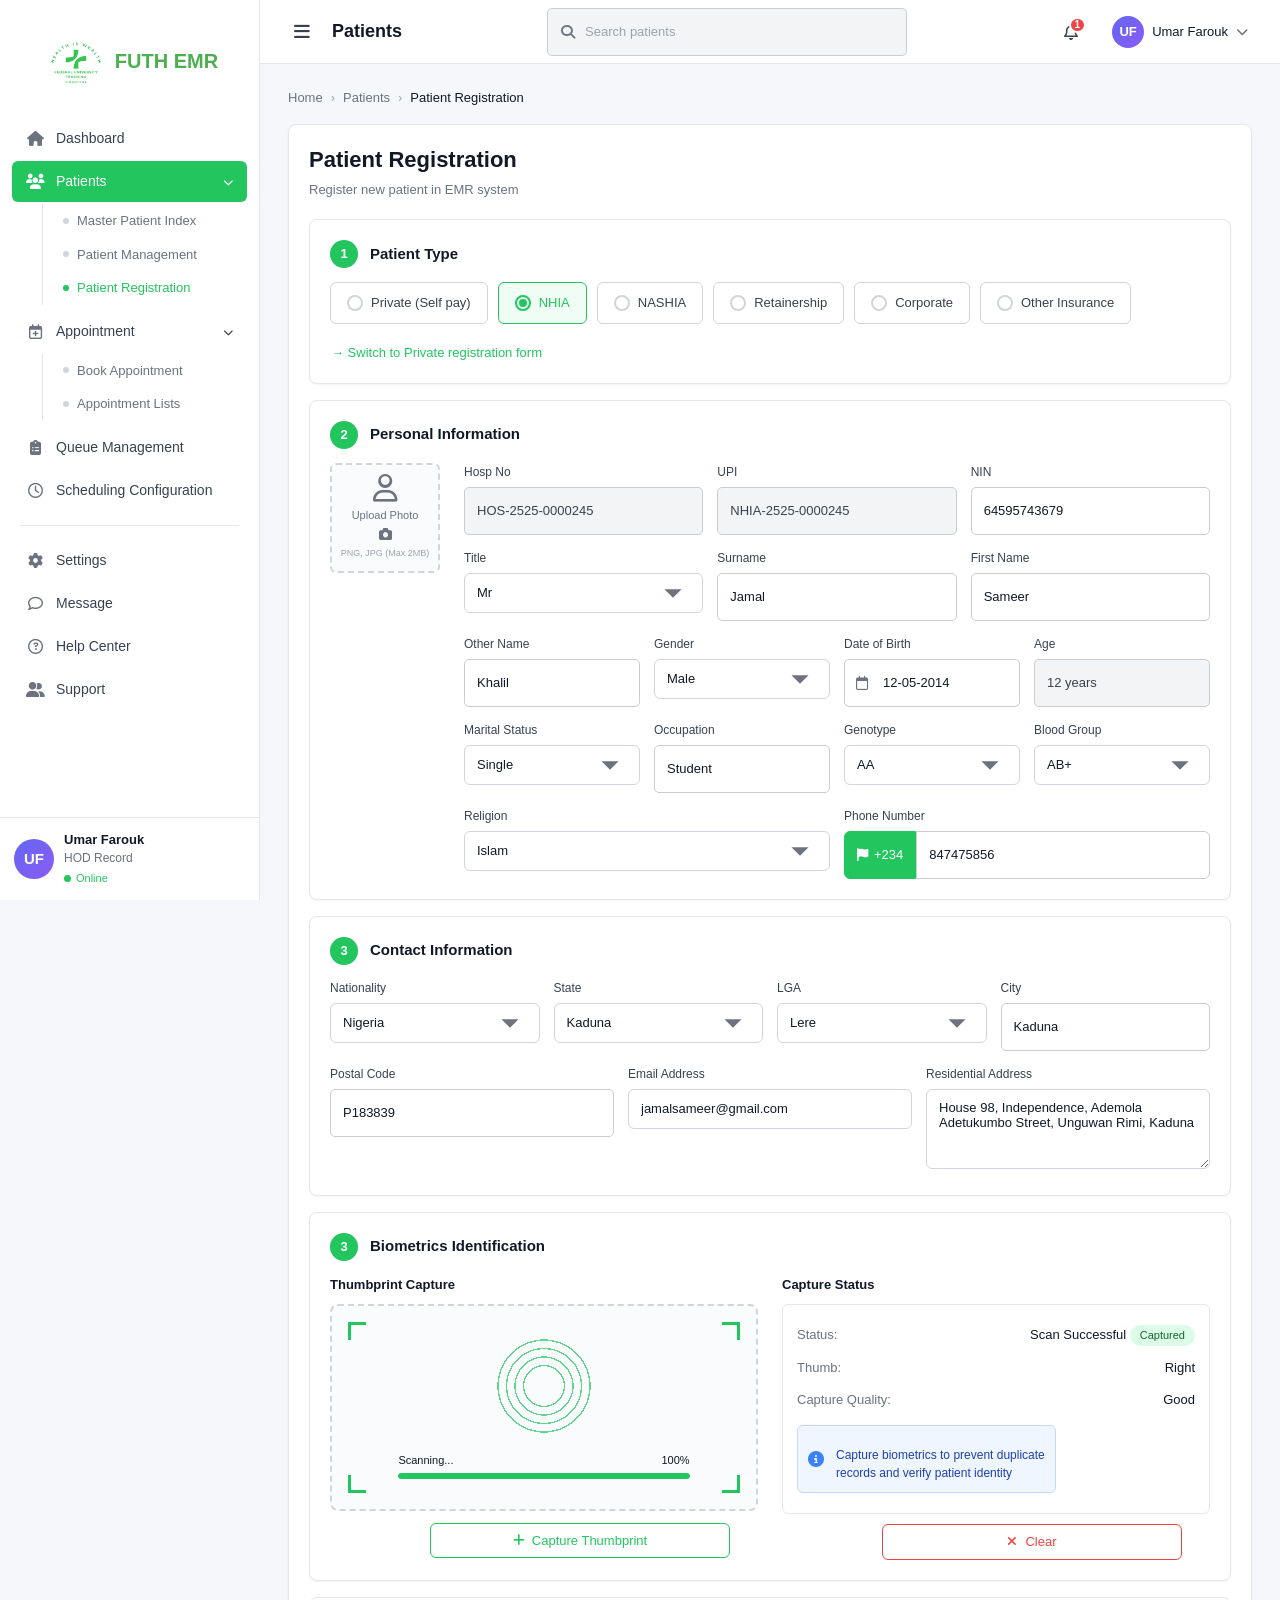
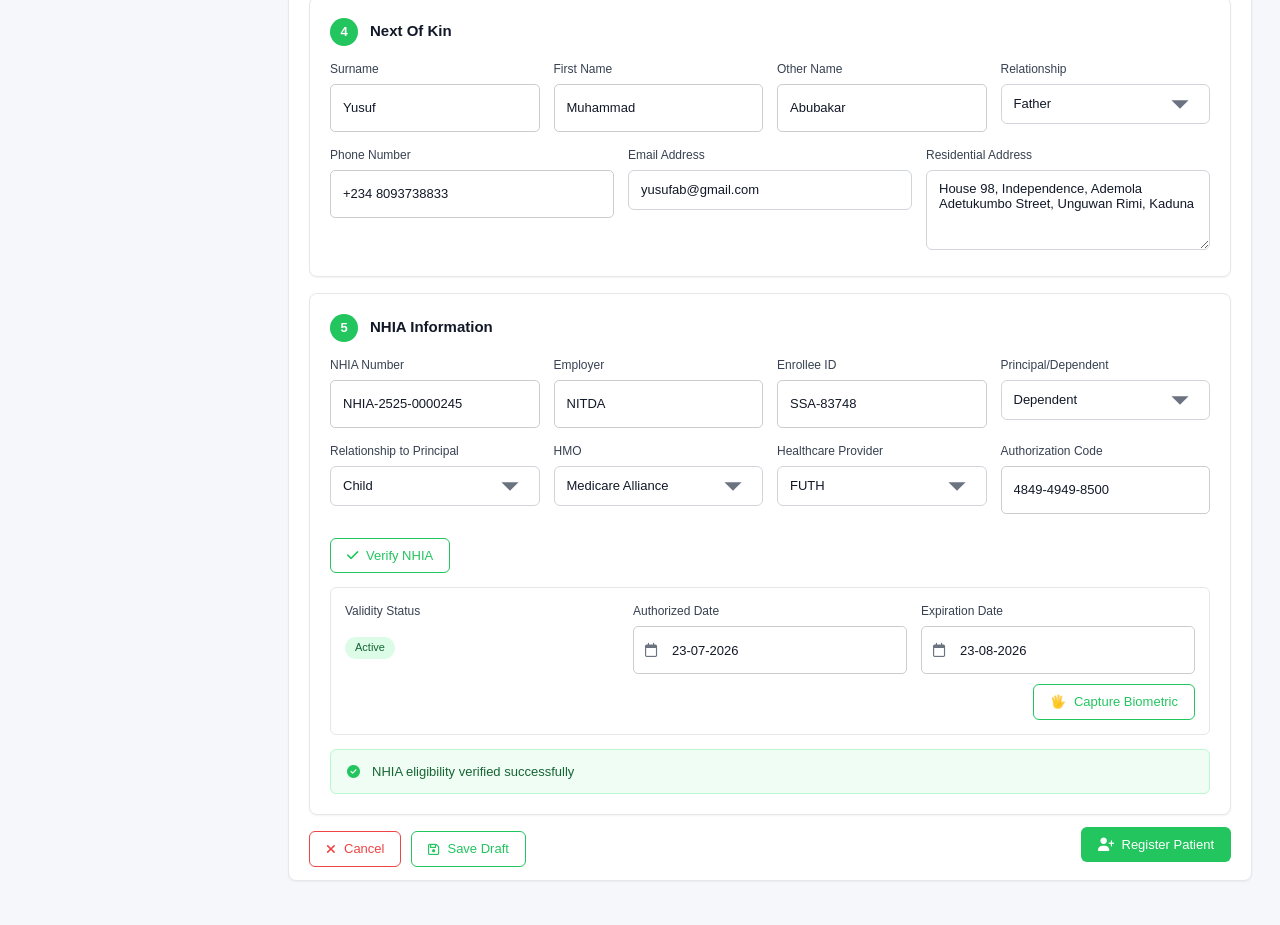
<file: Record-Module-Emr/patient-registration-nhia.html>
<!DOCTYPE html>
<html lang="en">
<head>
  <meta charset="UTF-8" />
  <meta name="viewport" content="width=device-width, initial-scale=1.0" />
  <title>FUTH EMR - Patient Registration (NHIA)</title>
  <link rel="stylesheet" href="https://cdnjs.cloudflare.com/ajax/libs/font-awesome/6.4.2/css/all.min.css" />
  <link rel="stylesheet" href="css/styles.css" />
  <link rel="stylesheet" href="https://cloudflare.com">
</head>
<body data-page="patient-registration-nhia">
  <div class="app-shell">
    <aside class="sidebar">
       <div class="header-content">
            <div class="logo">
                <img src="img/Hospital_FUTH-logo (1).png" alt="FUTH logo">
                <span class="logo-text">FUTH EMR</span>
            </div>
        </div>
      <nav class="sidebar__nav">
        <div class="nav-group"><a class="nav-item" href="dashboard.html"><span class="nav-icon"><i class="fa-solid fa-house"></i></span>Dashboard</a></div>
        <div class="nav-group">
          <div class="nav-item active"><span class="nav-icon"><i class="fa-solid fa-users"></i></span>Patients<span style="margin-left:auto;"><i class="fa-solid fa-chevron-down" style="font-size:10px;"></i></span></div>
          <div class="nav-sub">
            <a class="nav-sub-item" href="master-patient-index.html"><span class="dot"></span>Master Patient Index</a>
            <a class="nav-sub-item" href="patient-management.html"><span class="dot"></span>Patient Management</a>
            <a class="nav-sub-item active" data-page="patient-registration-nhia" href="patient-registration-nhia.html"><span class="dot"></span>Patient Registration</a>
          </div>
        </div>
        <div class="nav-group">
          <div class="nav-item"><span class="nav-icon"><i class="fa-regular fa-calendar-plus"></i></span>Appointment<span style="margin-left:auto;"><i class="fa-solid fa-chevron-down" style="font-size:10px;"></i></span></div>
          <div class="nav-sub">
            <a class="nav-sub-item" href="book-appointment.html"><span class="dot"></span>Book Appointment</a>
            <a class="nav-sub-item" href="appointment-lists-1.html"><span class="dot"></span>Appointment Lists</a>
          </div>
        </div>
        <div class="nav-group"><a class="nav-item" href="queue-management.html"><span class="nav-icon"><i class="fa-solid fa-clipboard-list"></i></span>Queue Management</a></div>
        <div class="nav-group"><a class="nav-item" href="scheduling-configuration.html"><span class="nav-icon"><i class="fa-regular fa-clock"></i></span>Scheduling Configuration</a></div>
        <div class="nav-divider"></div>
        <div class="nav-group"><a class="nav-item" href="#"><span class="nav-icon"><i class="fa-solid fa-gear"></i></span>Settings</a></div>
        <div class="nav-group"><a class="nav-item" href="#"><span class="nav-icon"><i class="fa-regular fa-comment"></i></span>Message</a></div>
        <div class="nav-group"><a class="nav-item" href="#"><span class="nav-icon"><i class="fa-regular fa-circle-question"></i></span>Help Center</a></div>
        <div class="nav-group"><a class="nav-item" href="#"><span class="nav-icon"><i class="fa-solid fa-user-group"></i></span>Support</a></div>
      </nav>
      <div class="sidebar__footer">
        <div class="user-avatar">UF</div>
        <div class="user-info">
          <div class="user-name">Umar Farouk</div>
          <div class="user-role">HOD Record</div>
          <div class="user-status"><span class="status-dot"></span> Online</div>
        </div>
      </div>
    </aside>

    <div class="main">
      <header class="topbar">
        <div class="topbar__left">
          <button class="topbar__menu-btn"><i class="fa-solid fa-bars"></i></button>
          <div class="topbar__title">Patients</div>
        </div>
        <div class="topbar__center">
          <div class="topbar__search">
            <i class="fa-solid fa-magnifying-glass search-icon"></i>
            <input type="text" placeholder="Search patients" />
          </div>
        </div>
        <div class="topbar__right">
          <button class="icon-btn"><i class="fa-regular fa-bell"></i><span class="badge">1</span></button>
          <div class="topbar__user">
            <div class="user-avatar sm">UF</div>
            <span style="font-size:13px; font-weight:500;">Umar Farouk</span>
            <i class="fa-solid fa-chevron-down chevron"></i>
          </div>
        </div>
      </header>

      <main class="content">
        <div class="breadcrumb">
          <a href="dashboard.html">Home</a><span class="sep">›</span>
          <a href="#">Patients</a><span class="sep">›</span>
          <span class="current">Patient Registration</span>
        </div>

        <div class="page-header-wrap">

        <div class="page-header">
          <div>
            <h1 class="page-header__title">Patient Registration</h1>
            <div class="page-header__subtitle">Register new patient in EMR system</div>
          </div>
        </div>

        <!-- Section 1: Patient Type -->
        <div class="card" style="margin-bottom:16px;">
          <div class="section-numbered">
            <div class="section-number">1</div>
            <div class="section-title-text">Patient Type</div>
          </div>
          <div class="radio-group" style="margin-top:14px;">
            <label class="radio-card">
              <input type="radio" name="ptype" />
              <span class="radio-dot"></span>
              Private (Self pay)
            </label>
            <label class="radio-card selected">
              <input type="radio" name="ptype" checked />
              <span class="radio-dot"></span>
              NHIA
            </label>
            <label class="radio-card">
              <input type="radio" name="ptype" />
              <span class="radio-dot"></span>
              NASHIA
            </label>
            <label class="radio-card">
              <input type="radio" name="ptype" />
              <span class="radio-dot"></span>
              Retainership
            </label>
            <label class="radio-card">
              <input type="radio" name="ptype" />
              <span class="radio-dot"></span>
              Corporate
            </label>
            <label class="radio-card">
              <input type="radio" name="ptype" />
              <span class="radio-dot"></span>
              Other Insurance
            </label>
          </div>
          <div style="margin-top:10px;">
            <a href="patient-registration-private.html" class="btn btn-link">→ Switch to Private registration form</a>
          </div>
        </div>

        <!-- Section 2: Personal Information -->
        <div class="card" style="margin-bottom:16px;">
          <div class="section-numbered">
            <div class="section-number">2</div>
            <div class="section-title-text">Personal Information</div>
          </div>
          <div style="display:flex; gap:24px; margin-top:14px;">
            <div class="photo-upload">
              <i class="fa-regular fa-user"></i>
              <div class="label-text">Upload Photo</div>
              <i class="fa-solid fa-camera" style="font-size:13px;"></i>
              <div class="hint">PNG, JPG (Max 2MB)</div>
            </div>
            <div style="flex:1;">
              <div class="form-grid cols-3">
                <div class="form-group" style="margin:0;">
                  <label class="form-label">Hosp No</label>
                  <input type="text" class="form-control" value="HOS-2525-0000245" readonly />
                </div>
                <div class="form-group" style="margin:0;">
                  <label class="form-label">UPI</label>
                  <input type="text" class="form-control" value="NHIA-2525-0000245" readonly />
                </div>
                <div class="form-group" style="margin:0;">
                  <label class="form-label">NIN</label>
                  <input type="text" class="form-control" value="64595743679" />
                </div>
              </div>
              <div class="form-grid cols-3" style="margin-top:14px;">
                <div class="form-group" style="margin:0;">
                  <label class="form-label">Title</label>
                  <select class="form-control"><option>Mr</option><option>Mrs</option><option>Miss</option></select>
                </div>
                <div class="form-group" style="margin:0;">
                  <label class="form-label">Surname</label>
                  <input type="text" class="form-control" value="Jamal" />
                </div>
                <div class="form-group" style="margin:0;">
                  <label class="form-label">First Name</label>
                  <input type="text" class="form-control" value="Sameer" />
                </div>
              </div>
              <div class="form-grid cols-4" style="margin-top:14px;">
                <div class="form-group" style="margin:0;">
                  <label class="form-label">Other Name</label>
                  <input type="text" class="form-control" value="Khalil" />
                </div>
                <div class="form-group" style="margin:0;">
                  <label class="form-label">Gender</label>
                  <select class="form-control"><option>Male</option><option>Female</option></select>
                </div>
                <div class="form-group" style="margin:0;">
                  <label class="form-label">Date of Birth</label>
                  <div class="form-icon-input">
                    <i class="fa-regular fa-calendar input-icon"></i>
                    <input type="text" class="form-control" value="12-05-2014" />
                  </div>
                </div>
                <div class="form-group" style="margin:0;">
                  <label class="form-label">Age</label>
                  <input type="text" class="form-control" value="12 years" readonly />
                </div>
              </div>
              <div class="form-grid cols-4" style="margin-top:14px;">
                <div class="form-group" style="margin:0;">
                  <label class="form-label">Marital Status</label>
                  <select class="form-control"><option>Single</option><option>Married</option></select>
                </div>
                <div class="form-group" style="margin:0;">
                  <label class="form-label">Occupation</label>
                  <input type="text" class="form-control" value="Student" />
                </div>
                <div class="form-group" style="margin:0;">
                  <label class="form-label">Genotype</label>
                  <select class="form-control"><option>AA</option><option>AS</option></select>
                </div>
                <div class="form-group" style="margin:0;">
                  <label class="form-label">Blood Group</label>
                  <select class="form-control"><option>AB+</option><option>O+</option></select>
                </div>
              </div>
              <div class="form-grid cols-2" style="margin-top:14px;">
                <div class="form-group" style="margin:0;">
                  <label class="form-label">Religion</label>
                  <select class="form-control"><option>Islam</option><option>Christianity</option></select>
                </div>
                <div class="form-group" style="margin:0;">
                  <label class="form-label">Phone Number</label>
                  <div class="phone-input">
                    <div class="country-code"><i class="fa-solid fa-flag"></i> +234</div>
                    <input type="text" class="form-control" value="847475856" />
                  </div>
                </div>
              </div>
            </div>
          </div>
        </div>

        <!-- Section 3: Contact Information -->
        <div class="card" style="margin-bottom:16px;">
          <div class="section-numbered">
            <div class="section-number">3</div>
            <div class="section-title-text">Contact Information</div>
          </div>
          <div class="form-grid cols-4" style="margin-top:14px;">
            <div class="form-group" style="margin:0;">
              <label class="form-label">Nationality</label>
              <select class="form-control"><option>Nigeria</option></select>
            </div>
            <div class="form-group" style="margin:0;">
              <label class="form-label">State</label>
              <select class="form-control"><option>Kaduna</option></select>
            </div>
            <div class="form-group" style="margin:0;">
              <label class="form-label">LGA</label>
              <select class="form-control"><option>Lere</option></select>
            </div>
            <div class="form-group" style="margin:0;">
              <label class="form-label">City</label>
              <input type="text" class="form-control" value="Kaduna" />
            </div>
          </div>
          <div class="form-grid cols-3" style="margin-top:14px;">
            <div class="form-group" style="margin:0;">
              <label class="form-label">Postal Code</label>
              <input type="text" class="form-control" value="P183839" />
            </div>
            <div class="form-group" style="margin:0;">
              <label class="form-label">Email Address</label>
              <input type="email" class="form-control" value="jamalsameer@gmail.com" />
            </div>
            <div class="form-group" style="margin:0;">
              <label class="form-label">Residential Address</label>
              <textarea class="form-control" rows="2">House 98, Independence, Ademola Adetukumbo Street, Unguwan Rimi, Kaduna</textarea>
            </div>
          </div>
        </div>

        <!-- Biometrics -->
        <div class="card" style="margin-bottom:16px;">
          <div class="section-numbered">
            <div class="section-number">3</div>
            <div class="section-title-text">Biometrics Identification</div>
          </div>
          <div style="display:grid; grid-template-columns: 1fr 1fr; gap:24px; margin-top:14px;">
            <div>
              <div style="font-size:13px; font-weight:600; margin-bottom:10px;">Thumbprint Capture</div>
              <div class="fingerprint-box">
                <div class="scan-corner tl"></div>
                <div class="scan-corner tr"></div>
                <div class="scan-corner bl"></div>
                <div class="scan-corner br"></div>
                <div class="fingerprint-icon"></div>
                <div style="width:80%;">
                  <div style="display:flex; justify-content:space-between; font-size:11px; margin-bottom:4px;">
                    <span>Scanning...</span><span>100%</span>
                  </div>
                  <div class="progress"><div class="progress-bar" style="width:100%;"></div></div>
                </div>
              </div>
              <button class="btn btn-success-outline btn-block" style="margin-top:12px; width:300px;margin-left: 100px;">
                <i class="fa-solid fa-plus"></i> Capture Thumbprint
              </button>
            </div>
            <div>
              <div style="font-size:13px; font-weight:600; margin-bottom:10px;">Capture Status</div>
              <div style="border:1px solid var(--border-light); border-radius:var(--r-md); padding:14px; height: 210px;">
                <div style="display:flex; justify-content:space-between; padding:6px 0; font-size:13px;">
                  <span style="color:var(--text-muted);">Status:</span>
                  <span>Scan Successful <span class="badge badge-success">Captured</span></span>
                </div>
                <div style="display:flex; justify-content:space-between; padding:6px 0; font-size:13px;">
                  <span style="color:var(--text-muted);">Thumb:</span><span>Right</span>
                </div>
                <div style="display:flex; justify-content:space-between; padding:6px 0; font-size:13px;">
                  <span style="color:var(--text-muted);">Capture Quality:</span><span>Good</span>
                </div>
                <div class="alert alert-info" style="margin-top:10px; padding:10px; width:fit-content">
                  <i class="fa-solid fa-circle-info alert-icon"></i>
                  <div class="alert-content" style="font-size:12px; margin-top: 10px;">Capture biometrics to prevent  duplicate<br> records and verify patient identity</div>
                </div>
                
              </div>
              <button class="btn btn-danger-outline btn-block" style="margin-top:10px; width:300px;margin-left: 100px; margin-top: 10px;">
                  <i class="fa-solid fa-xmark"></i> Clear
                </button>
            </div>
          </div>
        </div>
        <!-- Section 4: Next of Kin -->
        <div class="card" style="margin-bottom:16px;">
          <div class="section-numbered">
            <div class="section-number">4</div>
            <div class="section-title-text">Next Of Kin</div>
          </div>
          <div class="form-grid cols-4" style="margin-top:14px;">
            <div class="form-group" style="margin:0;">
              <label class="form-label">Surname</label>
              <input type="text" class="form-control" value="Yusuf" />
            </div>
            <div class="form-group" style="margin:0;">
              <label class="form-label">First Name</label>
              <input type="text" class="form-control" value="Muhammad" />
            </div>
            <div class="form-group" style="margin:0;">
              <label class="form-label">Other Name</label>
              <input type="text" class="form-control" value="Abubakar" />
            </div>
            <div class="form-group" style="margin:0;">
              <label class="form-label">Relationship</label>
              <select class="form-control"><option>Father</option><option>Mother</option><option>Spouse</option></select>
            </div>
          </div>
          <div class="form-grid cols-3" style="margin-top:14px;">
            <div class="form-group" style="margin:0;">
              <label class="form-label">Phone Number</label>
              <input type="text" class="form-control" value="+234 8093738833" />
            </div>
            <div class="form-group" style="margin:0;">
              <label class="form-label">Email Address</label>
              <input type="email" class="form-control" value="yusufab@gmail.com" />
            </div>
            <div class="form-group" style="margin:0;">
              <label class="form-label">Residential Address</label>
              <textarea class="form-control" rows="2">House 98, Independence, Ademola Adetukumbo Street, Unguwan Rimi, Kaduna</textarea>
            </div>
          </div>
        </div>

        <!-- Section 5: NHIA Information -->
        <div class="card" style="margin-bottom:16px;">
          <div class="section-numbered">
            <div class="section-number">5</div>
            <div class="section-title-text">NHIA Information</div>
          </div>
        
          <div class="form-grid cols-4" style="margin-top:14px;">
            <div class="form-group" style="margin:0;">
              <label class="form-label">NHIA Number</label>
              <input type="text" class="form-control" value="NHIA-2525-0000245" />
            </div>
            <div class="form-group" style="margin:0;">
              <label class="form-label">Employer</label>
              <input type="text" class="form-control" value="NITDA" />
            </div>
            <div class="form-group" style="margin:0;">
              <label class="form-label">Enrollee ID</label>
              <input type="text" class="form-control" value="SSA-83748" />
            </div>
            <div class="form-group" style="margin:0;">
              <label class="form-label">Principal/Dependent</label>
              <select class="form-control"><option>Dependent</option><option>Principal</option></select>
            </div>
          </div>
          <div class="form-grid cols-4" style="margin-top:14px;">
            <div class="form-group" style="margin:0;">
              <label class="form-label">Relationship to Principal</label>
              <select class="form-control"><option>Child</option><option>Spouse</option><option>Parent</option></select>
            </div>
            <div class="form-group" style="margin:0;">
              <label class="form-label">HMO</label>
              <select class="form-control"><option>Medicare Alliance</option><option>Hygeia</option><option>AXA Mansard</option></select>
            </div>
            <div class="form-group" style="margin:0;">
              <label class="form-label">Healthcare Provider</label>
              <select class="form-control"><option>FUTH</option><option>Others</option></select>
            </div>
            <div class="form-group" style="margin:0;">
              <label class="form-label">Authorization Code</label>
              <input type="text" class="form-control" value="4849-4949-8500" />
            </div>
              <div style="display:flex; justify-content:flex-start; margin-top:10px;">
            <button class="btn btn-success-outline"><i class="fa-solid fa-check"></i> Verify NHIA</button>
          </div>
          </div>

          <div style="border:1px solid var(--border-light); border-radius:var(--r-md); padding:14px; margin-top:14px;">
            <div class="form-grid cols-3">
              <div class="form-group" style="margin:0;">
                <label class="form-label">Validity Status</label>
                <div style="padding-top:10px;"><span class="badge badge-success">Active</span></div>
              </div>
              <div class="form-group" style="margin:0;">
                <label class="form-label">Authorized Date</label>
                <div class="form-icon-input">
                  <i class="fa-regular fa-calendar input-icon"></i>
                  <input type="text" class="form-control" value="23-07-2026" />
                </div>
              </div>
              <div class="form-group" style="margin:0;">
                <label class="form-label">Expiration Date</label>
                <div class="form-icon-input">
                  <i class="fa-regular fa-calendar input-icon"></i>
                  <input type="text" class="form-control" value="23-08-2026" />
                </div>
              </div>
            </div>
            <div style="display:flex; justify-content:flex-end; margin-top:10px;">
              <button class="btn btn-success-outline"><span>🖐</span> Capture Biometric</button>
            </div>
          </div>

          <div class="alert alert-success" style="margin-top:14px;">
            <i class="fa-solid fa-circle-check alert-icon"></i>
            <div class="alert-content">NHIA eligibility verified successfully</div>
          </div>
        </div>

        <!-- Action Buttons -->
        <div style="display:flex; justify-content:flex-start; gap:10px; margin-bottom:20px;">
          <button class="btn btn-danger-outline"><i class="fa-solid fa-xmark"></i> Cancel</button>
          <button class="btn btn-success-outline"><i class="fa-regular fa-floppy-disk"></i> Save Draft</button>

        </div>
        <div style="display:flex; justify-content:flex-end; margin-top:-60px;">
            <button class="btn btn-primary"><i class="fa-solid fa-user-plus"></i> Register Patient</button>
        </div>
        </div>
      </main>
    </div>
  </div>
  <script src="js/main.js"></script>
</body>
</html>
</file>
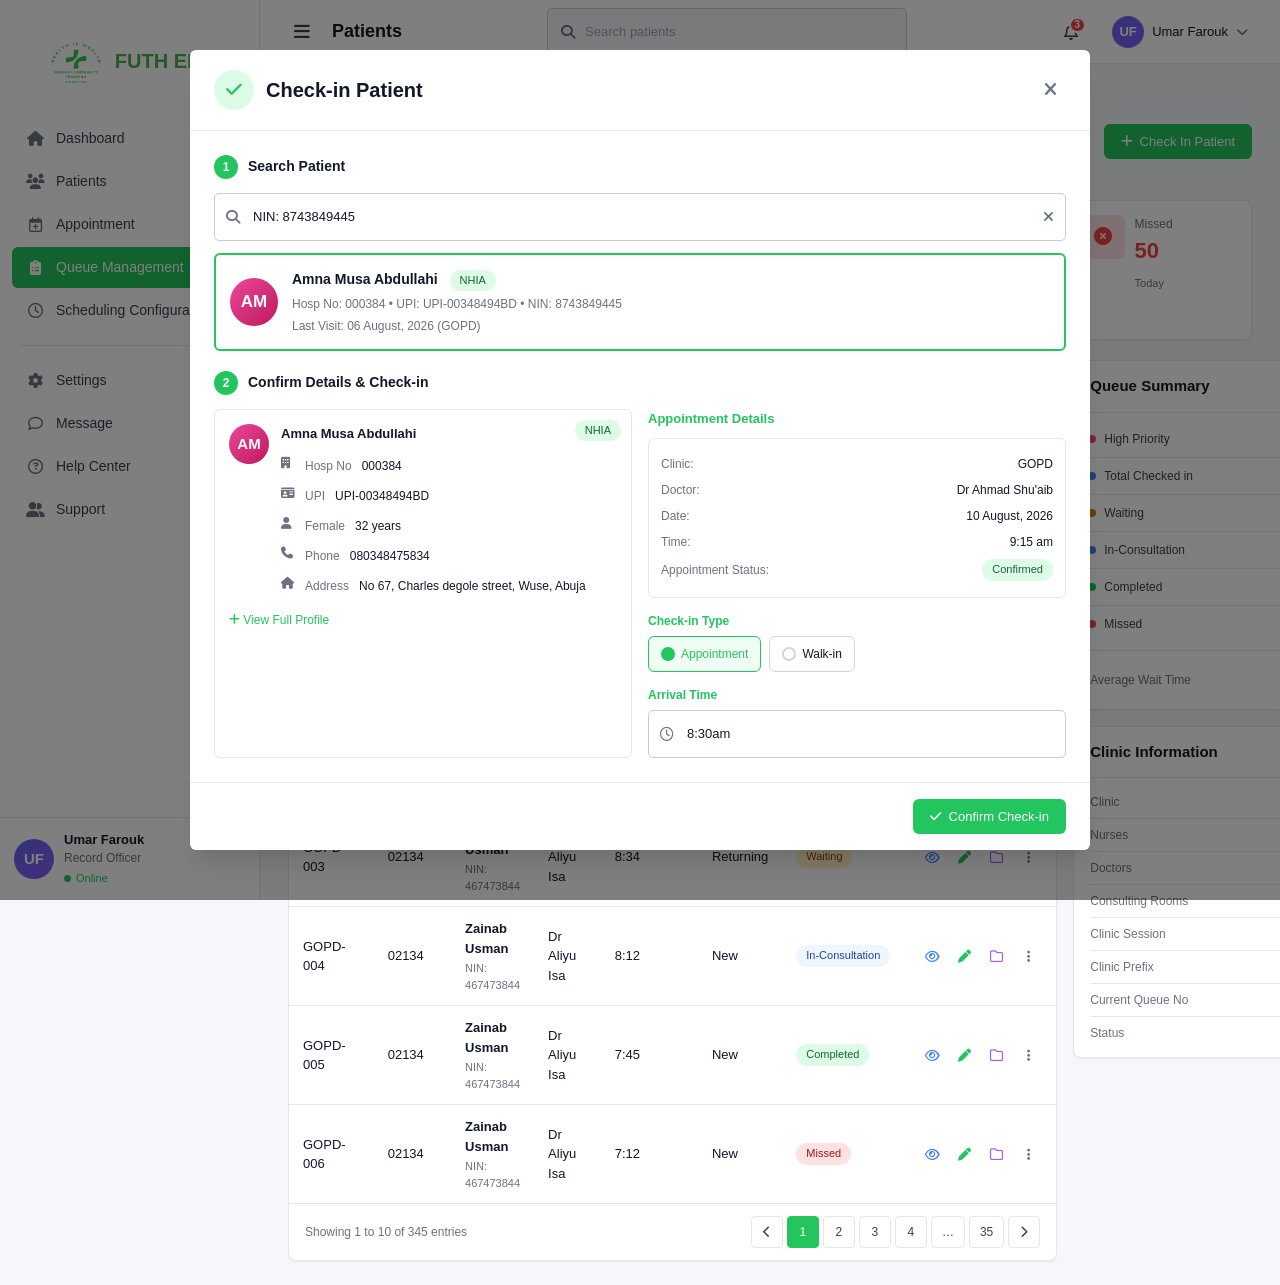
<file: Record-Module-Emr/queue-checkin.html>
<!DOCTYPE html>
<html lang="en">
<head>
  <meta charset="UTF-8" />
  <meta name="viewport" content="width=device-width, initial-scale=1.0" />
  <title>FUTH EMR - Check-in Patient</title>
  <link rel="stylesheet" href="https://cdnjs.cloudflare.com/ajax/libs/font-awesome/6.4.2/css/all.min.css" />
  <link rel="stylesheet" href="css/styles.css" />
  <style>
    .queue-layout { display:grid; grid-template-columns: 1fr 320px; gap:16px; align-items:flex-start; }
    @media (max-width: 1100px) { .queue-layout { grid-template-columns: 1fr; } }
    .info-row { display:flex; justify-content:space-between; padding:7px 0; font-size:12px; border-bottom: 1px solid var(--border-light); }
    .info-row:last-child { border-bottom:none; }
    .info-row .lbl { color: var(--text-muted); }
    .info-row .val { font-weight:600; color: var(--text-primary); }
    .step-badge { width:24px; height:24px; border-radius:50%; background: var(--primary); color:#fff; font-size:12px; font-weight:700; display:inline-flex; align-items:center; justify-content:center; }
    .step-header { display:flex; align-items:center; gap:10px; margin-bottom:14px; font-weight:600; font-size:14px; color: var(--text-primary); }
    .patient-detail-row { display:flex; gap:10px; padding:6px 0; font-size:12px; }
    .patient-detail-row i { color: var(--text-muted); width:14px; }
    .patient-detail-row .lbl { color: var(--text-muted); }
    .radio-simple { display:flex; align-items:center; gap:6px; padding:8px 12px; border:1px solid var(--border-medium); border-radius: var(--r-md); font-size:12px; cursor:pointer; }
    .radio-simple.selected { border-color: var(--primary); color: var(--primary); background: var(--primary-lighter); }
    .radio-simple .dot { width:14px; height:14px; border-radius:50%; border:2px solid var(--border-medium); }
    .radio-simple.selected .dot { border-color: var(--primary); background: var(--primary); }
  </style>
</head>
<body data-page="queue-checkin">
  <div class="app-shell">
    <aside class="sidebar">
       <div class="header-content">
            <div class="logo">
                <img src="img/Hospital_FUTH-logo (1).png" alt="FUTH logo">
                <span class="logo-text">FUTH EMR</span>
            </div>
        </div>
      <nav class="sidebar__nav">
        <div class="nav-group"><a class="nav-item" href="dashboard.html"><span class="nav-icon"><i class="fa-solid fa-house"></i></span>Dashboard</a></div>
        <div class="nav-group"><a class="nav-item" href="patient-management.html"><span class="nav-icon"><i class="fa-solid fa-users"></i></span>Patients</a></div>
        <div class="nav-group"><a class="nav-item" href="book-appointment.html"><span class="nav-icon"><i class="fa-regular fa-calendar-plus"></i></span>Appointment</a></div>
        <div class="nav-group"><a class="nav-item active" href="queue-management.html"><span class="nav-icon"><i class="fa-solid fa-clipboard-list"></i></span>Queue Management</a></div>
        <div class="nav-group"><a class="nav-item" href="schedule-configuration.html"><span class="nav-icon"><i class="fa-regular fa-clock"></i></span>Scheduling Configuration</a></div>
        <div class="nav-divider"></div>
        <div class="nav-group"><a class="nav-item" href="#"><span class="nav-icon"><i class="fa-solid fa-gear"></i></span>Settings</a></div>
        <div class="nav-group"><a class="nav-item" href="#"><span class="nav-icon"><i class="fa-regular fa-comment"></i></span>Message</a></div>
        <div class="nav-group"><a class="nav-item" href="#"><span class="nav-icon"><i class="fa-regular fa-circle-question"></i></span>Help Center</a></div>
        <div class="nav-group"><a class="nav-item" href="#"><span class="nav-icon"><i class="fa-solid fa-user-group"></i></span>Support</a></div>
      </nav>
      <div class="sidebar__footer">
        <div class="user-avatar">UF</div>
        <div class="user-info">
          <div class="user-name">Umar Farouk</div>
          <div class="user-role">Record Officer</div>
          <div class="user-status"><span class="status-dot"></span> Online</div>
        </div>
      </div>
    </aside>

    <div class="main">
      <header class="topbar">
        <div class="topbar__left">
          <button class="topbar__menu-btn"><i class="fa-solid fa-bars"></i></button>
          <div class="topbar__title">Patients</div>
        </div>
        <div class="topbar__center">
          <div class="topbar__search">
            <i class="fa-solid fa-magnifying-glass search-icon"></i>
            <input type="text" placeholder="Search patients" />
          </div>
        </div>
        <div class="topbar__right">
          <button class="icon-btn"><i class="fa-regular fa-bell"></i><span class="badge">3</span></button>
          <div class="topbar__user">
            <div class="user-avatar sm">UF</div>
            <span style="font-size:13px; font-weight:500;">Umar Farouk</span>
            <i class="fa-solid fa-chevron-down chevron"></i>
          </div>
        </div>
      </header>

      <main class="content">
        <div class="breadcrumb">
          <a href="dashboard.html">Home</a><span class="sep">›</span>
          <span class="current">Queue Management</span>
        </div>

        <div class="page-header">
          <div>
            <h1 class="page-header__title">Queue Management</h1>
            <div class="page-header__subtitle">Monitor patient flow and manage queues across clinics</div>
          </div>
          <div class="page-header__actions">
            <a href="queue-checkin.html" class="btn btn-primary"><i class="fa-solid fa-plus"></i> Check In Patient</a>
          </div>
        </div>

        <!-- Stat cards -->
        <div class="stat-grid cols-5">
          <div class="stat-card">
            <div class="stat-icon blue"><i class="fa-solid fa-users"></i></div>
            <div class="stat-body">
              <div class="stat-label">Total in Queue</div>
              <div class="stat-value" style="color: var(--blue);">2389</div>
              <div class="stat-sub">Patients</div>
            </div>
          </div>
          <div class="stat-card">
            <div class="stat-icon orange"><i class="fa-solid fa-hourglass-half"></i></div>
            <div class="stat-body">
              <div class="stat-label">Waiting</div>
              <div class="stat-value" style="color: var(--orange-dark);">50</div>
              <div class="stat-sub">Avg Wait time: 28mins</div>
            </div>
          </div>
          <div class="stat-card">
            <div class="stat-icon pink"><i class="fa-solid fa-stethoscope"></i></div>
            <div class="stat-body">
              <div class="stat-label">In Consultation</div>
              <div class="stat-value" style="color: var(--pink);">50</div>
              <div class="stat-sub">Today</div>
            </div>
          </div>
          <div class="stat-card">
            <div class="stat-icon green"><i class="fa-solid fa-circle-check"></i></div>
            <div class="stat-body">
              <div class="stat-label">Completed</div>
              <div class="stat-value" style="color: var(--primary);">50</div>
              <div class="stat-sub">Today</div>
            </div>
          </div>
          <div class="stat-card">
            <div class="stat-icon red"><i class="fa-solid fa-circle-xmark"></i></div>
            <div class="stat-body">
              <div class="stat-label">Missed</div>
              <div class="stat-value" style="color: var(--red);">50</div>
              <div class="stat-sub">Today</div>
            </div>
          </div>
        </div>

        <div class="queue-layout">
          <!-- Main Queue Table -->
          <div class="card" style="padding:0;">
            <div class="tabs">
              <div class="tab active">All (289)</div>
              <div class="tab">New (345)</div>
              <div class="tab">Returning (124)</div>
            </div>
            <div style="padding:14px 16px; display:flex; gap:8px; flex-wrap:wrap; border-bottom:1px solid var(--border-light); align-items:center;">
              <div class="form-icon-input" style="flex:1; min-width:200px;">
                <i class="fa-solid fa-magnifying-glass input-icon"></i>
                <input type="text" class="form-control" placeholder="Search by NIN, Hosp No, surname,phone no" />
              </div>
              <select class="form-control" style="height:36px; min-width:130px;">
                <option>All Status</option><option>Waiting</option><option>Completed</option><option>Missed</option>
              </select>
              <button class="btn btn-success-outline"><i class="fa-solid fa-rotate"></i> Refresh</button>
            </div>
            <div style="overflow-x:auto;">
            <table class="table">
              <thead>
                <tr>
                  <th>Queue No</th><th>Hosp No</th><th>Name</th><th>Doctor</th>
                  <th>Arrival Time</th><th>Type</th><th>Status</th><th>Actions</th>
                </tr>
              </thead>
              <tbody>
                <tr>
                  <td>GOPD-001</td><td>02134</td>
                  <td><div class="cell-primary">Zainab Usman</div><div class="cell-secondary">NIN: 467473844</div></td>
                  <td>Dr Aliyu Isa</td><td>8:36</td><td>New</td>
                  <td><span class="badge badge-pink">High Priority</span></td>
                  <td>
                    <div class="action-group">
                      <button class="action-icon view"><i class="fa-regular fa-eye"></i></button>
                      <button class="action-icon edit"><i class="fa-solid fa-pen"></i></button>
                      <button class="action-icon folder"><i class="fa-regular fa-folder"></i></button>
                      <button class="action-icon menu"><i class="fa-solid fa-ellipsis-vertical"></i></button>
                    </div>
                  </td>
                </tr>
                <tr>
                  <td>GOPD-002</td><td>02134</td>
                  <td><div class="cell-primary">Zainab Usman</div><div class="cell-secondary">NIN: 467473844</div></td>
                  <td>Dr Aliyu Isa</td><td>8:45</td><td>Returning</td>
                  <td><span class="badge badge-warning">Waiting</span></td>
                  <td>
                    <div class="action-group">
                      <button class="action-icon view"><i class="fa-regular fa-eye"></i></button>
                      <button class="action-icon edit"><i class="fa-solid fa-pen"></i></button>
                      <button class="action-icon folder"><i class="fa-regular fa-folder"></i></button>
                      <button class="action-icon menu"><i class="fa-solid fa-ellipsis-vertical"></i></button>
                    </div>
                  </td>
                </tr>
                <tr>
                  <td>GOPD-003</td><td>02134</td>
                  <td><div class="cell-primary">Zainab Usman</div><div class="cell-secondary">NIN: 467473844</div></td>
                  <td>Dr Aliyu Isa</td><td>8:34</td><td>Returning</td>
                  <td><span class="badge badge-warning">Waiting</span></td>
                  <td>
                    <div class="action-group">
                      <button class="action-icon view"><i class="fa-regular fa-eye"></i></button>
                      <button class="action-icon edit"><i class="fa-solid fa-pen"></i></button>
                      <button class="action-icon folder"><i class="fa-regular fa-folder"></i></button>
                      <button class="action-icon menu"><i class="fa-solid fa-ellipsis-vertical"></i></button>
                    </div>
                  </td>
                </tr>
                <tr>
                  <td>GOPD-004</td><td>02134</td>
                  <td><div class="cell-primary">Zainab Usman</div><div class="cell-secondary">NIN: 467473844</div></td>
                  <td>Dr Aliyu Isa</td><td>8:12</td><td>New</td>
                  <td><span class="badge badge-info">In-Consultation</span></td>
                  <td>
                    <div class="action-group">
                      <button class="action-icon view"><i class="fa-regular fa-eye"></i></button>
                      <button class="action-icon edit"><i class="fa-solid fa-pen"></i></button>
                      <button class="action-icon folder"><i class="fa-regular fa-folder"></i></button>
                      <button class="action-icon menu"><i class="fa-solid fa-ellipsis-vertical"></i></button>
                    </div>
                  </td>
                </tr>
                <tr>
                  <td>GOPD-005</td><td>02134</td>
                  <td><div class="cell-primary">Zainab Usman</div><div class="cell-secondary">NIN: 467473844</div></td>
                  <td>Dr Aliyu Isa</td><td>7:45</td><td>New</td>
                  <td><span class="badge badge-success">Completed</span></td>
                  <td>
                    <div class="action-group">
                      <button class="action-icon view"><i class="fa-regular fa-eye"></i></button>
                      <button class="action-icon edit"><i class="fa-solid fa-pen"></i></button>
                      <button class="action-icon folder"><i class="fa-regular fa-folder"></i></button>
                      <button class="action-icon menu"><i class="fa-solid fa-ellipsis-vertical"></i></button>
                    </div>
                  </td>
                </tr>
                <tr>
                  <td>GOPD-006</td><td>02134</td>
                  <td><div class="cell-primary">Zainab Usman</div><div class="cell-secondary">NIN: 467473844</div></td>
                  <td>Dr Aliyu Isa</td><td>7:12</td><td>New</td>
                  <td><span class="badge badge-danger">Missed</span></td>
                  <td>
                    <div class="action-group">
                      <button class="action-icon view"><i class="fa-regular fa-eye"></i></button>
                      <button class="action-icon edit"><i class="fa-solid fa-pen"></i></button>
                      <button class="action-icon folder"><i class="fa-regular fa-folder"></i></button>
                      <button class="action-icon menu"><i class="fa-solid fa-ellipsis-vertical"></i></button>
                    </div>
                  </td>
                </tr>
              </tbody>
            </table>
            </div>
            <div class="pagination">
              <div>Showing 1 to 10 of 345 entries</div>
              <div class="pagination__pages">
                <button class="page-btn"><i class="fa-solid fa-chevron-left"></i></button>
                <button class="page-btn active">1</button>
                <button class="page-btn">2</button>
                <button class="page-btn">3</button>
                <button class="page-btn">4</button>
                <button class="page-btn">…</button>
                <button class="page-btn">35</button>
                <button class="page-btn"><i class="fa-solid fa-chevron-right"></i></button>
              </div>
            </div>
          </div>

          <!-- Right Panels -->
          <div>
            <!-- Queue Summary -->
            <div class="card" style="padding:0; margin-bottom:16px;">
              <div style="padding:14px 16px; border-bottom:1px solid var(--border-light);">
                <h3 class="card-title" style="margin:0;">Queue Summary</h3>
              </div>
              <div class="summary-list">
                <div class="summary-item">
                  <span class="label"><span class="color-dot" style="background: var(--pink);"></span> High Priority</span>
                  <span class="value" style="color: var(--pink);">45</span>
                </div>
                <div class="summary-item">
                  <span class="label"><span class="color-dot" style="background: var(--blue);"></span> Total Checked in</span>
                  <span class="value" style="color: var(--blue);">45</span>
                </div>
                <div class="summary-item">
                  <span class="label"><span class="color-dot" style="background: var(--orange-dark);"></span> Waiting</span>
                  <span class="value" style="color: var(--orange-dark);">45</span>
                </div>
                <div class="summary-item">
                  <span class="label"><span class="color-dot" style="background: var(--blue);"></span> In-Consultation</span>
                  <span class="value" style="color: var(--blue);">45</span>
                </div>
                <div class="summary-item">
                  <span class="label"><span class="color-dot" style="background: var(--primary);"></span> Completed</span>
                  <span class="value" style="color: var(--primary);">45</span>
                </div>
                <div class="summary-item">
                  <span class="label"><span class="color-dot" style="background: var(--red);"></span> Missed</span>
                  <span class="value" style="color: var(--red);">45</span>
                </div>
              </div>
              <div style="padding:14px 16px; border-top:1px solid var(--border-light);">
                <div style="display:flex; justify-content:space-between; align-items:center;">
                  <span style="font-size:12px; color: var(--text-muted);">Average Wait Time</span>
                  <span style="font-size:20px; font-weight:700; color: var(--text-primary);">25</span>
                </div>
              </div>
            </div>

            <!-- Clinic Information -->
            <div class="card" style="padding:0;">
              <div style="padding:14px 16px; border-bottom:1px solid var(--border-light);">
                <h3 class="card-title" style="margin:0;">Clinic Information</h3>
              </div>
              <div style="padding:8px 16px;">
                <div class="info-row"><span class="lbl">Clinic</span><span class="val">GOPD</span></div>
                <div class="info-row"><span class="lbl">Nurses</span><span class="val">3</span></div>
                <div class="info-row"><span class="lbl">Doctors</span><span class="val">10</span></div>
                <div class="info-row"><span class="lbl">Consulting Rooms</span><span class="val">10</span></div>
                <div class="info-row"><span class="lbl">Clinic Session</span><span class="val">Morning</span></div>
                <div class="info-row"><span class="lbl">Clinic Prefix</span><span class="val">GOPD</span></div>
                <div class="info-row"><span class="lbl">Current Queue No</span><span class="val">GOPD-045</span></div>
                <div class="info-row">
                  <span class="lbl">Status</span>
                  <span class="val" style="color: var(--primary); display:flex; align-items:center; gap:6px;">
                    <span class="status-dot"></span> Open
                  </span>
                </div>
              </div>
            </div>
          </div>
        </div>
      </main>
    </div>
  </div>
  <!-- Check-in Modal -->
  <div class="modal-backdrop">
    <div class="modal">
      <div class="modal-header">
        <div class="modal-header__title">
          <div class="modal-header__icon"><i class="fa-solid fa-check"></i></div>
          Check-in Patient
        </div>
        <button class="modal-close" data-close-modal><i class="fa-solid fa-xmark"></i></button>
      </div>
      <div class="modal-body">
        <!-- Section 1 -->
        <div class="step-header">
          <div class="step-badge">1</div>
          Search Patient
        </div>
        <div class="form-icon-input" style="margin-bottom:12px;">
          <i class="fa-solid fa-magnifying-glass input-icon"></i>
          <input type="text" class="form-control" value="NIN: 8743849445" />
          <i class="fa-solid fa-xmark input-icon" style="left:auto; right:12px; cursor:pointer;"></i>
        </div>
        <!-- Result card -->
        <div class="patient-result-card" style="border: 2px solid var(--primary); margin-bottom:20px;">
          <div class="user-avatar lg" style="background: linear-gradient(135deg, #EC4899, #BE185D);">AM</div>
          <div class="meta">
            <div class="name">Amna Musa Abdullahi
              <span class="badge badge-success" style="margin-left:8px;">NHIA</span>
            </div>
            <div class="row1">Hosp No: 000384 • UPI: UPI-00348494BD • NIN: 8743849445</div>
            <div class="row2">Last Visit: 06 August, 2026 (GOPD)</div>
          </div>
        </div>

        <!-- Section 2 -->
        <div class="step-header">
          <div class="step-badge">2</div>
          Confirm Details & Check-in
        </div>
        <div style="display:grid; grid-template-columns: 1fr 1fr; gap:16px;">
          <!-- Patient Info Card -->
          <div style="border:1px solid var(--border-light); border-radius: var(--r-md); padding:14px; position:relative;">
            <span class="badge badge-success" style="position:absolute; top:10px; right:10px;">NHIA</span>
            <div style="display:flex; gap:12px;">
              <div class="user-avatar" style="background: linear-gradient(135deg, #EC4899, #BE185D);">AM</div>
              <div style="flex:1;">
                <div style="font-weight:600; font-size:13px; margin-bottom:8px;">Amna Musa Abdullahi</div>
                <div class="patient-detail-row"><i class="fa-solid fa-building"></i><span class="lbl">Hosp No</span><span>000384</span></div>
                <div class="patient-detail-row"><i class="fa-solid fa-id-card"></i><span class="lbl">UPI</span><span>UPI-00348494BD</span></div>
                <div class="patient-detail-row"><i class="fa-solid fa-user"></i><span class="lbl">Female</span><span>32 years</span></div>
                <div class="patient-detail-row"><i class="fa-solid fa-phone"></i><span class="lbl">Phone</span><span>080348475834</span></div>
                <div class="patient-detail-row"><i class="fa-solid fa-house"></i><span class="lbl">Address</span><span>No 67, Charles degole street, Wuse, Abuja</span></div>
              </div>
            </div>
            <a href="#" class="btn-link" style="font-size:12px; margin-top:10px; display:inline-block;"><i class="fa-solid fa-plus"></i> View Full Profile</a>
          </div>

          <!-- Appointment Details -->
          <div>
            <div style="color: var(--primary); font-weight:600; font-size:13px; margin-bottom:10px;">Appointment Details</div>
            <div style="border:1px solid var(--border-light); border-radius: var(--r-md); padding:12px; font-size:12px;">
              <div style="display:flex; justify-content:space-between; padding:4px 0;"><span style="color:var(--text-muted);">Clinic:</span><span>GOPD</span></div>
              <div style="display:flex; justify-content:space-between; padding:4px 0;"><span style="color:var(--text-muted);">Doctor:</span><span>Dr Ahmad Shu'aib</span></div>
              <div style="display:flex; justify-content:space-between; padding:4px 0;"><span style="color:var(--text-muted);">Date:</span><span>10 August, 2026</span></div>
              <div style="display:flex; justify-content:space-between; padding:4px 0;"><span style="color:var(--text-muted);">Time:</span><span>9:15 am</span></div>
              <div style="display:flex; justify-content:space-between; padding:4px 0; align-items:center;">
                <span style="color:var(--text-muted);">Appointment Status:</span>
                <span class="badge badge-success">Confirmed</span>
              </div>
            </div>
            <div style="margin-top:14px;">
              <div style="font-size:12px; color: var(--primary); font-weight:600; margin-bottom:6px;">Check-in Type</div>
              <div style="display:flex; gap:8px;">
                <div class="radio-simple selected"><div class="dot"></div> Appointment</div>
                <div class="radio-simple"><div class="dot"></div> Walk-in</div>
              </div>
            </div>
            <div style="margin-top:14px;">
              <div style="font-size:12px; color: var(--primary); font-weight:600; margin-bottom:6px;">Arrival Time</div>
              <div class="form-icon-input">
                <i class="fa-regular fa-clock input-icon"></i>
                <input type="text" class="form-control" value="8:30am" />
              </div>
            </div>
          </div>
        </div>
      </div>
      <div class="modal-footer">
        <a href="queue-management.html"><button class="btn btn-primary"><i class="fa-solid fa-check"></i> Confirm Check-in</button></a>
      </div>
    </div>
  </div>
  <script src="js/main.js"></script>
</body>
</html>
</file>
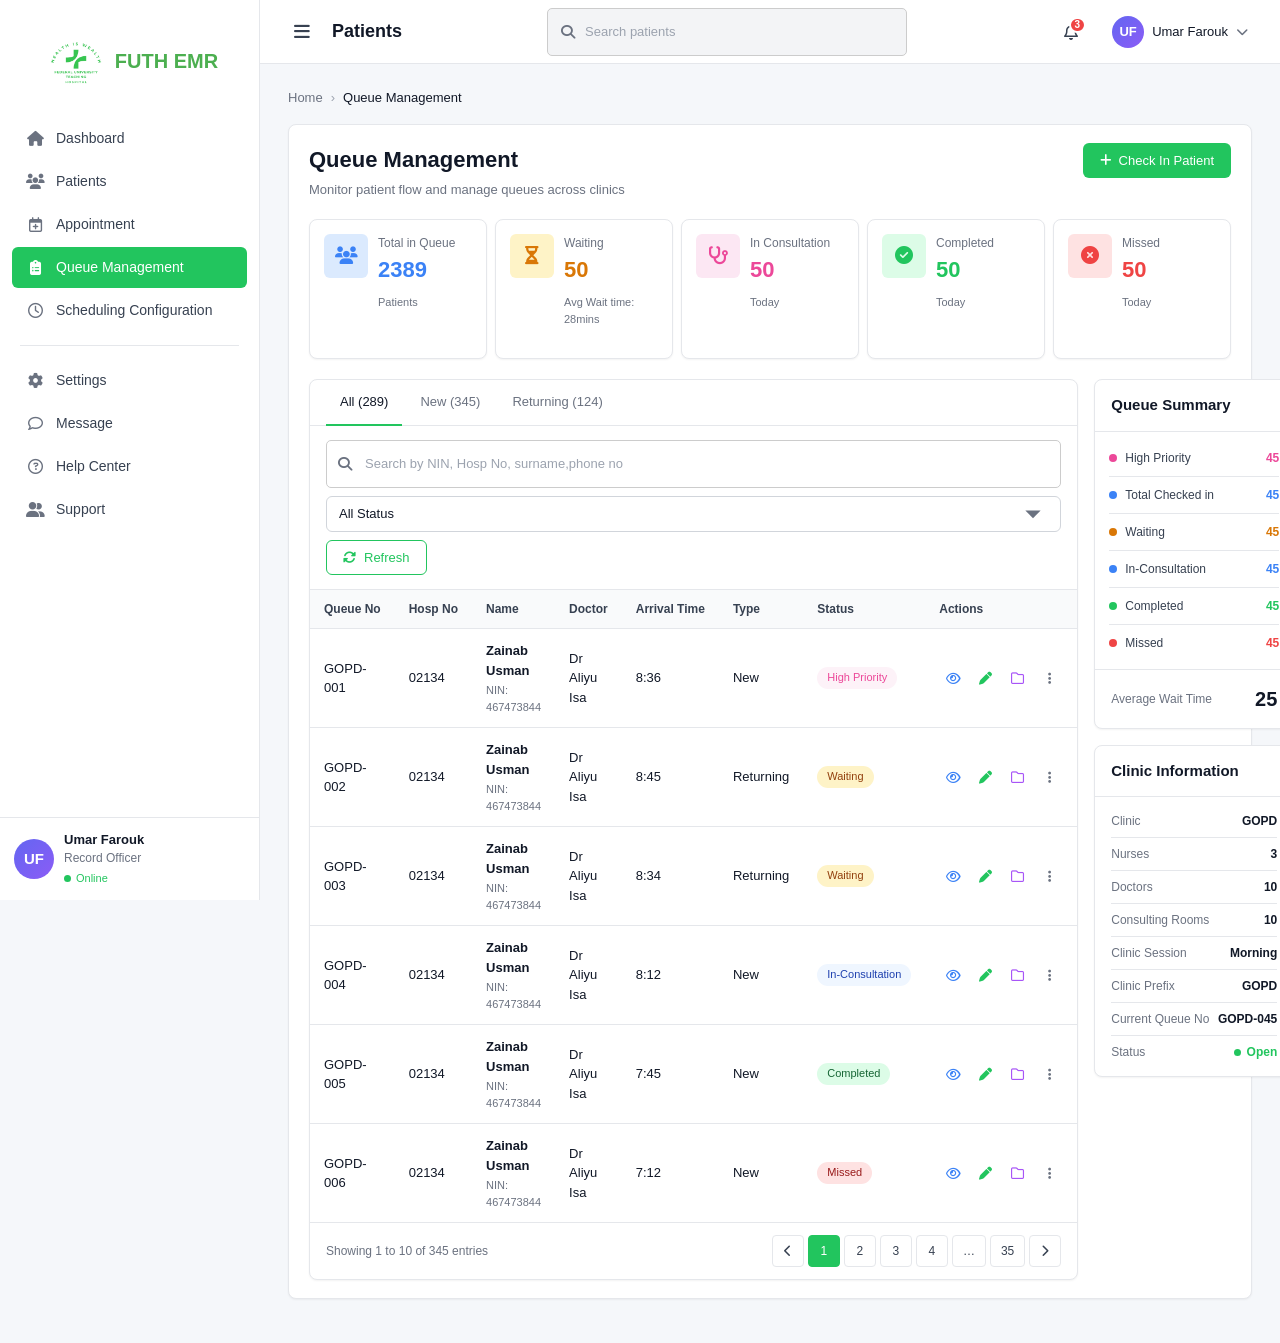
<file: Record-Module-Emr/queue-management.html>
<!DOCTYPE html>
<html lang="en">
<head>
  <meta charset="UTF-8" />
  <meta name="viewport" content="width=device-width, initial-scale=1.0" />
  <title>FUTH EMR - Queue Management</title>
  <link rel="stylesheet" href="https://cdnjs.cloudflare.com/ajax/libs/font-awesome/6.4.2/css/all.min.css" />
  <link rel="stylesheet" href="css/styles.css" />
  <style>
    .queue-layout { display:grid; grid-template-columns: 1fr 320px; gap:16px; align-items:flex-start; }
    @media (max-width: 1100px) { .queue-layout { grid-template-columns: 1fr; } }
    .info-row { display:flex; justify-content:space-between; padding:7px 0; font-size:12px; border-bottom: 1px solid var(--border-light); }
    .info-row:last-child { border-bottom:none; }
    .info-row .lbl { color: var(--text-muted); }
    .info-row .val { font-weight:600; color: var(--text-primary); }
  </style>
</head>
<body data-page="queue-management">
  <div class="app-shell">
    <aside class="sidebar">
       <div class="header-content">
            <div class="logo">
                <img src="img/Hospital_FUTH-logo (1).png" alt="FUTH logo">
                <span class="logo-text">FUTH EMR</span>
            </div>
        </div>
      <nav class="sidebar__nav">
        <div class="nav-group"><a class="nav-item" href="dashboard.html"><span class="nav-icon"><i class="fa-solid fa-house"></i></span>Dashboard</a></div>
        <div class="nav-group"><a class="nav-item" href="patient-management.html"><span class="nav-icon"><i class="fa-solid fa-users"></i></span>Patients</a></div>
        <div class="nav-group"><a class="nav-item" href="book-appointment.html"><span class="nav-icon"><i class="fa-regular fa-calendar-plus"></i></span>Appointment</a></div>
        <div class="nav-group"><a class="nav-item active" href="queue-management.html"><span class="nav-icon"><i class="fa-solid fa-clipboard-list"></i></span>Queue Management</a></div>
        <div class="nav-group"><a class="nav-item" href="schedule-configuration.html"><span class="nav-icon"><i class="fa-regular fa-clock"></i></span>Scheduling Configuration</a></div>
        <div class="nav-divider"></div>
        <div class="nav-group"><a class="nav-item" href="#"><span class="nav-icon"><i class="fa-solid fa-gear"></i></span>Settings</a></div>
        <div class="nav-group"><a class="nav-item" href="#"><span class="nav-icon"><i class="fa-regular fa-comment"></i></span>Message</a></div>
        <div class="nav-group"><a class="nav-item" href="#"><span class="nav-icon"><i class="fa-regular fa-circle-question"></i></span>Help Center</a></div>
        <div class="nav-group"><a class="nav-item" href="#"><span class="nav-icon"><i class="fa-solid fa-user-group"></i></span>Support</a></div>
      </nav>
      <div class="sidebar__footer">
        <div class="user-avatar">UF</div>
        <div class="user-info">
          <div class="user-name">Umar Farouk</div>
          <div class="user-role">Record Officer</div>
          <div class="user-status"><span class="status-dot"></span> Online</div>
        </div>
      </div>
    </aside>

    <div class="main">
      <header class="topbar">
        <div class="topbar__left">
          <button class="topbar__menu-btn"><i class="fa-solid fa-bars"></i></button>
          <div class="topbar__title">Patients</div>
        </div>
        <div class="topbar__center">
          <div class="topbar__search">
            <i class="fa-solid fa-magnifying-glass search-icon"></i>
            <input type="text" placeholder="Search patients" />
          </div>
        </div>
        <div class="topbar__right">
          <button class="icon-btn"><i class="fa-regular fa-bell"></i><span class="badge">3</span></button>
          <div class="topbar__user">
            <div class="user-avatar sm">UF</div>
            <span style="font-size:13px; font-weight:500;">Umar Farouk</span>
            <i class="fa-solid fa-chevron-down chevron"></i>
          </div>
        </div>
      </header>

      <main class="content">
        <div class="breadcrumb">
          <a href="dashboard.html">Home</a><span class="sep">›</span>
          <span class="current">Queue Management</span>
        </div>

        <div class="page-header-wrap">

        <div class="page-header">
          <div>
            <h1 class="page-header__title">Queue Management</h1>
            <div class="page-header__subtitle">Monitor patient flow and manage queues across clinics</div>
          </div>
          <div class="page-header__actions">
            <a href="queue-checkin.html" class="btn btn-primary"><i class="fa-solid fa-plus"></i> Check In Patient</a>
          </div>
        </div>

        <!-- Stat cards -->
        <div class="stat-grid cols-5">
          <div class="stat-card">
            <div class="stat-icon blue"><i class="fa-solid fa-users"></i></div>
            <div class="stat-body">
              <div class="stat-label">Total in Queue</div>
              <div class="stat-value" style="color: var(--blue);">2389</div>
              <div class="stat-sub">Patients</div>
            </div>
          </div>
          <div class="stat-card">
            <div class="stat-icon orange"><i class="fa-solid fa-hourglass-half"></i></div>
            <div class="stat-body">
              <div class="stat-label">Waiting</div>
              <div class="stat-value" style="color: var(--orange-dark);">50</div>
              <div class="stat-sub">Avg Wait time: 28mins</div>
            </div>
          </div>
          <div class="stat-card">
            <div class="stat-icon pink"><i class="fa-solid fa-stethoscope"></i></div>
            <div class="stat-body">
              <div class="stat-label">In Consultation</div>
              <div class="stat-value" style="color: var(--pink);">50</div>
              <div class="stat-sub">Today</div>
            </div>
          </div>
          <div class="stat-card">
            <div class="stat-icon green"><i class="fa-solid fa-circle-check"></i></div>
            <div class="stat-body">
              <div class="stat-label">Completed</div>
              <div class="stat-value" style="color: var(--primary);">50</div>
              <div class="stat-sub">Today</div>
            </div>
          </div>
          <div class="stat-card">
            <div class="stat-icon red"><i class="fa-solid fa-circle-xmark"></i></div>
            <div class="stat-body">
              <div class="stat-label">Missed</div>
              <div class="stat-value" style="color: var(--red);">50</div>
              <div class="stat-sub">Today</div>
            </div>
          </div>
        </div>

        <div class="queue-layout">
          <!-- Main Queue Table -->
          <div class="card" style="padding:0;">
            <div class="tabs">
              <div class="tab active">All (289)</div>
              <div class="tab">New (345)</div>
              <div class="tab">Returning (124)</div>
            </div>
            <div style="padding:14px 16px; display:flex; gap:8px; flex-wrap:wrap; border-bottom:1px solid var(--border-light); align-items:center;">
              <div class="form-icon-input" style="flex:1; min-width:200px;">
                <i class="fa-solid fa-magnifying-glass input-icon"></i>
                <input type="text" class="form-control" placeholder="Search by NIN, Hosp No, surname,phone no" />
              </div>
              <select class="form-control" style="height:36px; min-width:130px;">
                <option>All Status</option><option>Waiting</option><option>Completed</option><option>Missed</option>
              </select>
              <button class="btn btn-success-outline"><i class="fa-solid fa-rotate"></i> Refresh</button>
            </div>
            <div style="overflow-x:auto;">
            <table class="table">
              <thead>
                <tr>
                  <th>Queue No</th><th>Hosp No</th><th>Name</th><th>Doctor</th>
                  <th>Arrival Time</th><th>Type</th><th>Status</th><th>Actions</th>
                </tr>
              </thead>
              <tbody>
                <tr>
                  <td>GOPD-001</td><td>02134</td>
                  <td><div class="cell-primary">Zainab Usman</div><div class="cell-secondary">NIN: 467473844</div></td>
                  <td>Dr Aliyu Isa</td><td>8:36</td><td>New</td>
                  <td><span class="badge badge-pink">High Priority</span></td>
                  <td>
                    <div class="action-group">
                      <button class="action-icon view"><i class="fa-regular fa-eye"></i></button>
                      <button class="action-icon edit"><i class="fa-solid fa-pen"></i></button>
                      <button class="action-icon folder"><i class="fa-regular fa-folder"></i></button>
                      <button class="action-icon menu"><i class="fa-solid fa-ellipsis-vertical"></i></button>
                    </div>
                  </td>
                </tr>
                <tr>
                  <td>GOPD-002</td><td>02134</td>
                  <td><div class="cell-primary">Zainab Usman</div><div class="cell-secondary">NIN: 467473844</div></td>
                  <td>Dr Aliyu Isa</td><td>8:45</td><td>Returning</td>
                  <td><span class="badge badge-warning">Waiting</span></td>
                  <td>
                    <div class="action-group">
                      <button class="action-icon view"><i class="fa-regular fa-eye"></i></button>
                      <button class="action-icon edit"><i class="fa-solid fa-pen"></i></button>
                      <button class="action-icon folder"><i class="fa-regular fa-folder"></i></button>
                      <button class="action-icon menu"><i class="fa-solid fa-ellipsis-vertical"></i></button>
                    </div>
                  </td>
                </tr>
                <tr>
                  <td>GOPD-003</td><td>02134</td>
                  <td><div class="cell-primary">Zainab Usman</div><div class="cell-secondary">NIN: 467473844</div></td>
                  <td>Dr Aliyu Isa</td><td>8:34</td><td>Returning</td>
                  <td><span class="badge badge-warning">Waiting</span></td>
                  <td>
                    <div class="action-group">
                      <button class="action-icon view"><i class="fa-regular fa-eye"></i></button>
                      <button class="action-icon edit"><i class="fa-solid fa-pen"></i></button>
                      <button class="action-icon folder"><i class="fa-regular fa-folder"></i></button>
                      <button class="action-icon menu"><i class="fa-solid fa-ellipsis-vertical"></i></button>
                    </div>
                  </td>
                </tr>
                <tr>
                  <td>GOPD-004</td><td>02134</td>
                  <td><div class="cell-primary">Zainab Usman</div><div class="cell-secondary">NIN: 467473844</div></td>
                  <td>Dr Aliyu Isa</td><td>8:12</td><td>New</td>
                  <td><span class="badge badge-info">In-Consultation</span></td>
                  <td>
                    <div class="action-group">
                      <button class="action-icon view"><i class="fa-regular fa-eye"></i></button>
                      <button class="action-icon edit"><i class="fa-solid fa-pen"></i></button>
                      <button class="action-icon folder"><i class="fa-regular fa-folder"></i></button>
                      <button class="action-icon menu"><i class="fa-solid fa-ellipsis-vertical"></i></button>
                    </div>
                  </td>
                </tr>
                <tr>
                  <td>GOPD-005</td><td>02134</td>
                  <td><div class="cell-primary">Zainab Usman</div><div class="cell-secondary">NIN: 467473844</div></td>
                  <td>Dr Aliyu Isa</td><td>7:45</td><td>New</td>
                  <td><span class="badge badge-success">Completed</span></td>
                  <td>
                    <div class="action-group">
                      <button class="action-icon view"><i class="fa-regular fa-eye"></i></button>
                      <button class="action-icon edit"><i class="fa-solid fa-pen"></i></button>
                      <button class="action-icon folder"><i class="fa-regular fa-folder"></i></button>
                      <button class="action-icon menu"><i class="fa-solid fa-ellipsis-vertical"></i></button>
                    </div>
                  </td>
                </tr>
                <tr>
                  <td>GOPD-006</td><td>02134</td>
                  <td><div class="cell-primary">Zainab Usman</div><div class="cell-secondary">NIN: 467473844</div></td>
                  <td>Dr Aliyu Isa</td><td>7:12</td><td>New</td>
                  <td><span class="badge badge-danger">Missed</span></td>
                  <td>
                    <div class="action-group">
                      <button class="action-icon view"><i class="fa-regular fa-eye"></i></button>
                      <button class="action-icon edit"><i class="fa-solid fa-pen"></i></button>
                      <button class="action-icon folder"><i class="fa-regular fa-folder"></i></button>
                      <button class="action-icon menu"><i class="fa-solid fa-ellipsis-vertical"></i></button>
                    </div>
                  </td>
                </tr>
              </tbody>
            </table>
            </div>
            <div class="pagination">
              <div>Showing 1 to 10 of 345 entries</div>
              <div class="pagination__pages">
                <button class="page-btn"><i class="fa-solid fa-chevron-left"></i></button>
                <button class="page-btn active">1</button>
                <button class="page-btn">2</button>
                <button class="page-btn">3</button>
                <button class="page-btn">4</button>
                <button class="page-btn">…</button>
                <button class="page-btn">35</button>
                <button class="page-btn"><i class="fa-solid fa-chevron-right"></i></button>
              </div>
            </div>
          </div>

          <!-- Right Panels -->
          <div>
            <!-- Queue Summary -->
            <div class="card" style="padding:0; margin-bottom:16px;width:200px;">
              <div style="padding:14px 16px; border-bottom:1px solid var(--border-light);">
                <h3 class="card-title" style="margin:0;">Queue Summary</h3>
              </div>
              <div class="summary-list">
                <div class="summary-item">
                  <span class="label"><span class="color-dot" style="background: var(--pink);"></span> High Priority</span>
                  <span class="value" style="color: var(--pink);">45</span>
                </div>
                <div class="summary-item">
                  <span class="label"><span class="color-dot" style="background: var(--blue);"></span> Total Checked in</span>
                  <span class="value" style="color: var(--blue);">45</span>
                </div>
                <div class="summary-item">
                  <span class="label"><span class="color-dot" style="background: var(--orange-dark);"></span> Waiting</span>
                  <span class="value" style="color: var(--orange-dark);">45</span>
                </div>
                <div class="summary-item">
                  <span class="label"><span class="color-dot" style="background: var(--blue);"></span> In-Consultation</span>
                  <span class="value" style="color: var(--blue);">45</span>
                </div>
                <div class="summary-item">
                  <span class="label"><span class="color-dot" style="background: var(--primary);"></span> Completed</span>
                  <span class="value" style="color: var(--primary);">45</span>
                </div>
                <div class="summary-item">
                  <span class="label"><span class="color-dot" style="background: var(--red);"></span> Missed</span>
                  <span class="value" style="color: var(--red);">45</span>
                </div>
              </div>
              <div style="padding:14px 16px; border-top:1px solid var(--border-light);">
                <div style="display:flex; justify-content:space-between; align-items:center;">
                  <span style="font-size:12px; color: var(--text-muted);">Average Wait Time</span>
                  <span style="font-size:20px; font-weight:700; color: var(--text-primary);">25</span>
                </div>
              </div>
            </div>

            <!-- Clinic Information -->
            <div class="card" style="padding:0; width:200px;">
              <div style="padding:14px 16px; border-bottom:1px solid var(--border-light);">
                <h3 class="card-title" style="margin:0;">Clinic Information</h3>
              </div>
              <div style="padding:8px 16px;">
                <div class="info-row"><span class="lbl">Clinic</span><span class="val">GOPD</span></div>
                <div class="info-row"><span class="lbl">Nurses</span><span class="val">3</span></div>
                <div class="info-row"><span class="lbl">Doctors</span><span class="val">10</span></div>
                <div class="info-row"><span class="lbl">Consulting Rooms</span><span class="val">10</span></div>
                <div class="info-row"><span class="lbl">Clinic Session</span><span class="val">Morning</span></div>
                <div class="info-row"><span class="lbl">Clinic Prefix</span><span class="val">GOPD</span></div>
                <div class="info-row"><span class="lbl">Current Queue No</span><span class="val">GOPD-045</span></div>
                <div class="info-row">
                  <span class="lbl">Status</span>
                  <span class="val" style="color: var(--primary); display:flex; align-items:center; gap:6px;">
                    <span class="status-dot"></span> Open
                  </span>
                </div>
              </div>
            </div>
          </div>
        </div>
       </div>
      </main>
    </div>
  </div>
  <script src="js/main.js"></script>
</body>
</html>
</file>
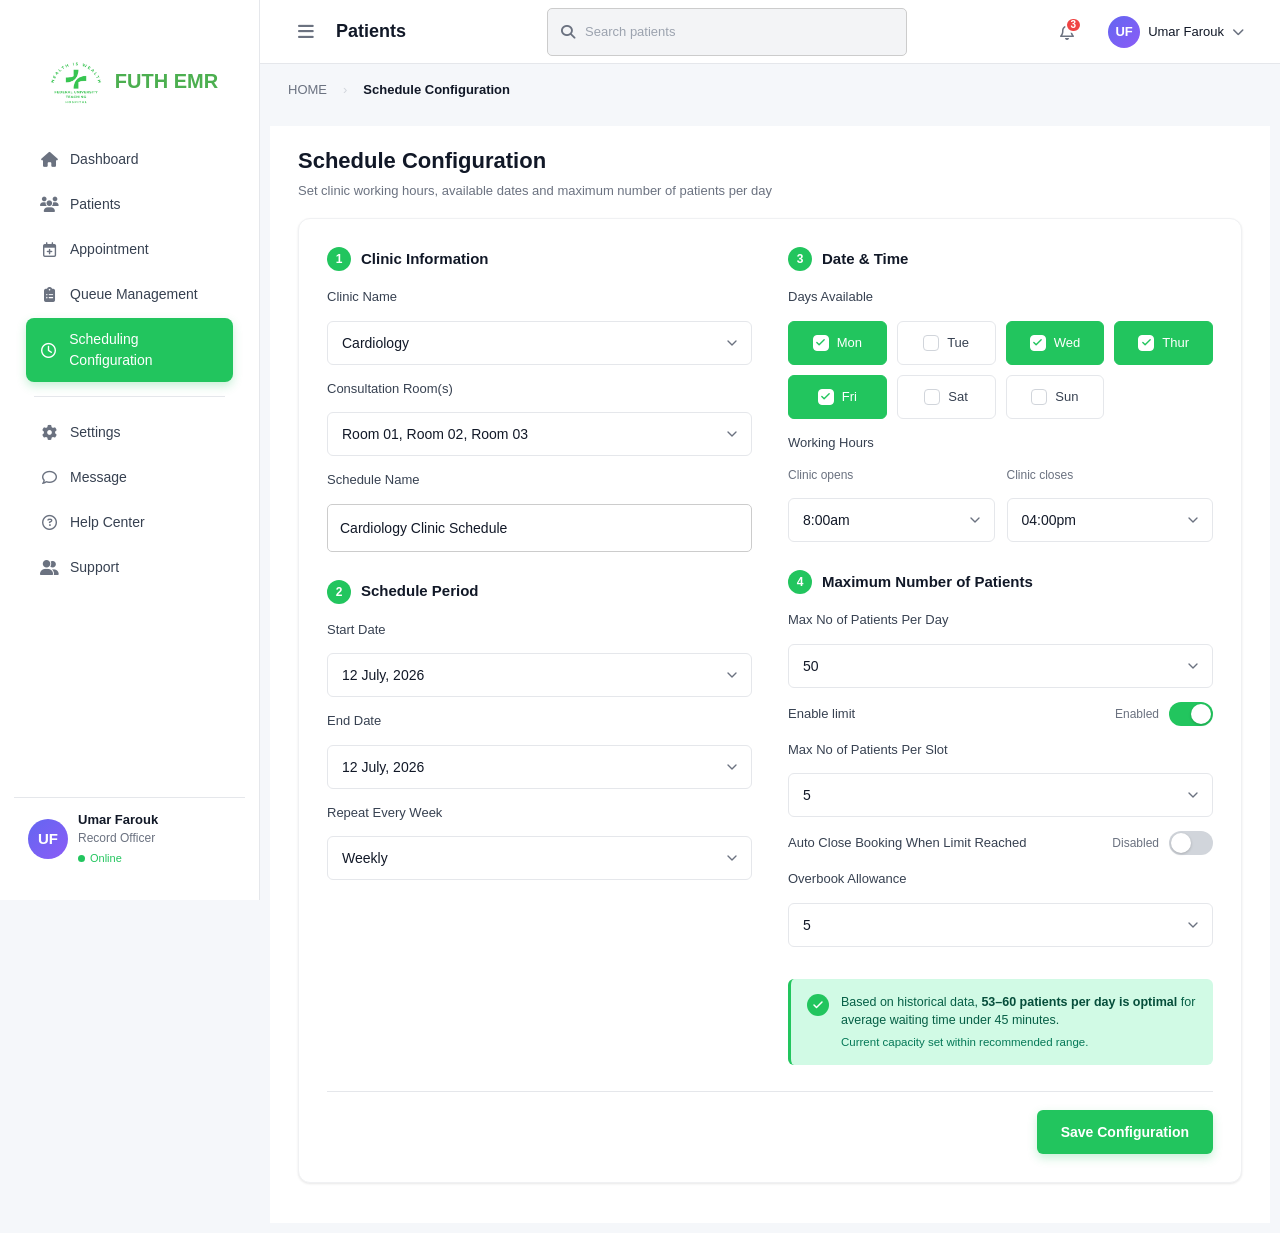
<file: Record-Module-Emr/schedule-configuration.html>
<!DOCTYPE html>
<html lang="en">
<head>
<meta charset="UTF-8" />
<meta name="viewport" content="width=device-width, initial-scale=1.0" />
<title>FUTHL EMR — Schedule Configuration</title>
 <link rel="stylesheet" href="https://cdnjs.cloudflare.com/ajax/libs/font-awesome/6.4.2/css/all.min.css" />
<link rel="stylesheet" href="css/styles.css">

<style>
  /* ============================================================
     RESET & BASE
     ============================================================ */
  * { margin: 0; padding: 0; box-sizing: border-box; }
  html, body { height: 100%; }
  body {
    font-family: 'Inter', -apple-system, BlinkMacSystemFont, 'Segoe UI', Roboto, Helvetica, Arial, sans-serif;
    background: #F5F7FA;
    color: #111827;
    font-size: 14px;
    -webkit-font-smoothing: antialiased;
    -moz-osx-font-smoothing: grayscale;
  }

  /* ============================================================
     CSS VARIABLES
     ============================================================ */
  :root {
    --green: #22C55E;
    --green-dark: #16A34A;
    --green-light: #DCFCE7;
    --green-mint: #D1FAE5;
    --text-primary: #111827;
    --text-secondary: #6B7280;
    --text-tertiary: #374151;
    --border: #E5E7EB;
    --bg-page: #F5F7FA;
    --bg-page-2: #F9FAFB;
    --bg-input: #FFFFFF;
    --bg-soft: #F3F4F6;
    --white: #FFFFFF;
    --radius: 8px;
    --radius-sm: 6px;
  }

  /* ============================================================
     APP LAYOUT
     ============================================================ */
  .app {
    display: grid;
    grid-template-columns: 260px 1fr;
    min-height: 100vh;
  }

  /* ============================================================
     SIDEBAR
     ============================================================ */
  .sidebar {
    background: var(--white);
    border-right: 1px solid var(--border);
    display: flex;
    flex-direction: column;
    padding: 20px 14px;
    position: sticky;
    top: 0;
    height: 100vh;
    overflow-y: auto;
  }
  .sidebar::-webkit-scrollbar { width: 6px; }
  .sidebar::-webkit-scrollbar-thumb { background: #E5E7EB; border-radius: 3px; }


  .nav { flex: 1; display: flex; flex-direction: column; gap: 2px; }
  .nav-item {
    display: flex;
    align-items: center;
    gap: 12px;
    padding: 11px 14px;
    border-radius: var(--radius);
    color: var(--text-tertiary);
    font-weight: 500;
    font-size: 14px;
    cursor: pointer;
    transition: all .15s ease;
    user-select: none;
  }
  .nav-item svg { width: 18px; height: 18px; flex-shrink: 0; }
  .nav-item:hover { background: var(--bg-soft); }
  .nav-item.active {
    background: var(--green);
    color: #fff;
    box-shadow: 0 4px 10px rgba(34,197,94,0.25);
  }
  .nav-item.active svg { color: #fff; }

  .sidebar-profile {
    display: flex;
    align-items: center;
    gap: 10px;
    padding: 12px;
    border: 1px solid var(--border);
    border-radius: var(--radius);
    margin-top: 14px;
    background: var(--white);
  }
  .sidebar-profile .avatar {
    width: 38px; height: 38px;
    border-radius: 50%;
    background: linear-gradient(135deg, #22C55E, #16A34A);
    color: #fff; font-weight: 700;
    display: flex; align-items: center; justify-content: center;
    font-size: 13px;
  }
  .sidebar-profile .info { line-height: 1.3; }
  .sidebar-profile .name { font-weight: 600; font-size: 13px; }
  .sidebar-profile .role { font-size: 11px; color: var(--text-secondary); }

  /* ============================================================
     MAIN
     ============================================================ */
  .main { display: flex; flex-direction: column; min-width: 0; margin-left: 0px; }

  /* ----- Top header ----- */
  .topbar {
    background: var(--white);
    border-bottom: 1px solid var(--border);
    padding: 14px 28px;
    display: flex;
    align-items: center;
    gap: 20px;
    position: sticky; top: 0; z-index: 10;
  }
  .page-title { font-size: 18px; font-weight: 700; color: var(--text-primary); margin-right: auto; }

  .search {
    position: relative;
    width: 320px;
    max-width: 36vw;
  }
  .search input {
    width: 100%;
    height: 40px;
    border: 1px solid transparent;
    background: var(--bg-soft);
    border-radius: 999px;
    padding: 0 14px 0 40px;
    font-size: 13px;
    color: var(--text-primary);
    outline: none;
    transition: all .15s ease;
  }
  .search input::placeholder { color: #9CA3AF; }
  .search input:focus { background: #fff; border-color: var(--green); box-shadow: 0 0 0 3px rgba(34,197,94,0.15); }
  .search .search-icon {
    position: absolute; left: 14px; top: 50%;
    transform: translateY(-50%);
    width: 16px; height: 16px;
    color: var(--text-secondary);
  }

  .topbar-right { display: flex; align-items: center; gap: 18px; }
  .datetime { font-size: 12px; color: var(--text-secondary); text-align: right; line-height: 1.4; }

  .bell {
    position: relative;
    width: 38px; height: 38px;
    border-radius: 50%;
    background: var(--bg-soft);
    display: flex; align-items: center; justify-content: center;
    cursor: pointer;
    color: var(--text-tertiary);
    transition: background .15s;
  }
  .bell:hover { background: #E5E7EB; }
  .bell .badge {
    position: absolute;
    top: -2px; right: -2px;
    background: #EF4444;
    color: #fff;
    font-size: 10px;
    font-weight: 700;
    min-width: 18px; height: 18px;
    border-radius: 999px;
    display: flex; align-items: center; justify-content: center;
    border: 2px solid #fff;
    padding: 0 4px;
  }

  .user-chip {
    display: flex; align-items: center; gap: 8px;
    cursor: pointer;
    padding: 4px 8px;
    border-radius: 999px;
    transition: background .15s;
  }
  .user-chip:hover { background: var(--bg-soft); }
  .user-chip .avatar {
    width: 36px; height: 36px;
    border-radius: 50%;
    background: linear-gradient(135deg, #22C55E, #16A34A);
    color: #fff; font-weight: 700;
    display: flex; align-items: center; justify-content: center;
    font-size: 13px;
  }
  .user-chip .who { line-height: 1.3; }
  .user-chip .who .n { font-size: 13px; font-weight: 600; }
  .user-chip .who .r { font-size: 11px; color: var(--text-secondary); }
  .user-chip .chev { color: var(--text-secondary); }

  /* ----- Breadcrumb ----- */
  .breadcrumb {
    padding: 16px 28px 0 28px;
    font-size: 13px;
    color: var(--text-secondary);
  }
  .breadcrumb a { color: var(--text-secondary); text-decoration: none; }
  .breadcrumb a:hover { color: var(--green); }
  .breadcrumb .sep { margin: 0 8px; color: #D1D5DB; }
  .breadcrumb .current { color: var(--text-primary); font-weight: 600; }

  /* ----- Content ----- */
  .content { padding: 18px 28px 40px 28px; background-color: white; margin:10px 10px;}

  .page-head { margin-bottom: 18px; }
  .page-head h1 { font-size: 22px; font-weight: 700; color: var(--text-primary); }
  .page-head p { font-size: 13px; color: var(--text-secondary); margin-top: 4px; }

  /* ----- Form card ----- */
  .card {
    background: var(--white);
    border-radius: 12px;
    padding: 28px;
    box-shadow: 0 1px 3px rgba(0,0,0,0.06), 0 1px 2px rgba(0,0,0,0.04);
    border: 1px solid #F0F1F3;
  }
  .form-grid {
    display: grid;
    grid-template-columns: 1fr 1fr;
    gap: 36px;
  }
  .col { display: flex; flex-direction: column; gap: 28px; }

  /* ----- Section with numbered badge ----- */
  .section { }
  .section-head {
    display: flex; align-items: center; gap: 10px;
    margin-bottom: 16px;
  }
  .badge-num {
    width: 24px; height: 24px;
    border-radius: 50%;
    background: var(--green);
    color: #fff;
    font-size: 12px;
    font-weight: 700;
    display: flex; align-items: center; justify-content: center;
  }
  .section-head h3 { font-size: 15px; font-weight: 700; color: var(--text-primary); }

  .fields { display: flex; flex-direction: column; gap: 14px; }
  .field { display: flex; flex-direction: column; gap: 6px; }
  .field label { font-size: 13px; color: var(--text-tertiary); font-weight: 500; }

  /* ----- Inputs / Selects ----- */
  .input, .select {
    height: 44px;
    border: 1px solid var(--border);
    border-radius: var(--radius-sm);
    background: var(--bg-input);
    padding: 0 14px;
    font-size: 14px;
    color: var(--text-primary);
    outline: none;
    transition: border-color .15s, box-shadow .15s;
    width: 100%;
    font-family: inherit;
  }
  .input::placeholder { color: #9CA3AF; }
  .input:focus, .select:focus { border-color: var(--green); box-shadow: 0 0 0 3px rgba(34,197,94,0.15); }

  /* custom select wrapper */
  .select-wrap { position: relative; }
  .select-wrap .chev {
    position: absolute; right: 12px; top: 50%;
    transform: translateY(-50%);
    width: 16px; height: 16px;
    color: var(--text-secondary);
    pointer-events: none;
  }
  .select {
    appearance: none;
    -webkit-appearance: none;
    -moz-appearance: none;
    padding-right: 36px;
    cursor: pointer;
  }

  /* ----- Days checkbox group ----- */
  .days-grid {
    display: grid;
    grid-template-columns: repeat(4, 1fr);
    gap: 10px;
  }
  .day {
    height: 44px;
    border: 1px solid var(--border);
    border-radius: var(--radius-sm);
    background: var(--white);
    display: flex; align-items: center; justify-content: center;
    gap: 8px;
    cursor: pointer;
    font-size: 13px;
    color: var(--text-tertiary);
    font-weight: 500;
    user-select: none;
    transition: all .15s;
  }
  .day .check {
    width: 16px; height: 16px;
    border: 1.5px solid #D1D5DB;
    border-radius: 4px;
    display: flex; align-items: center; justify-content: center;
    background: #fff;
    flex-shrink: 0;
  }
  .day .check svg { width: 11px; height: 11px; color: #fff; opacity: 0; }
  .day.checked {
    background: var(--green);
    border-color: var(--green);
    color: #fff;
  }
  .day.checked .check {
    background: #fff;
    border-color: #fff;
  }
  .day.checked .check svg { opacity: 1; color: var(--green); }

  /* ----- Two-col field ----- */
  .two-col { display: grid; grid-template-columns: 1fr 1fr; gap: 12px; }

  /* ----- Toggle row ----- */
  .toggle-row {
    display: flex; align-items: center; justify-content: space-between;
    gap: 12px;
  }
  .toggle-row .lbl { font-size: 13px; color: var(--text-tertiary); font-weight: 500; }
  .toggle {
    position: relative;
    width: 44px; height: 24px;
    background: #D1D5DB;
    border-radius: 999px;
    cursor: pointer;
    transition: background .2s;
    flex-shrink: 0;
  }
  .toggle::after {
    content: '';
    position: absolute;
    top: 2px; left: 2px;
    width: 20px; height: 20px;
    background: #fff;
    border-radius: 50%;
    box-shadow: 0 1px 3px rgba(0,0,0,0.2);
    transition: transform .2s;
  }
  .toggle.on { background: var(--green); }
  .toggle.on::after { transform: translateX(20px); }
  .toggle-row .status { font-size: 12px; color: var(--text-secondary); }

  /* ----- Info box ----- */
  .info-box {
    background: var(--green-mint);
    border-left: 3px solid var(--green);
    border-radius: var(--radius-sm);
    padding: 14px 16px;
    display: flex;
    gap: 12px;
    margin-top: 18px;
  }
  .info-box .icon {
    width: 22px; height: 22px;
    border-radius: 50%;
    background: var(--green);
    color: #fff;
    display: flex; align-items: center; justify-content: center;
    flex-shrink: 0;
    margin-top: 1px;
  }
  .info-box .icon svg { width: 12px; height: 12px; }
  .info-box .text { font-size: 12.5px; color: #065F46; line-height: 1.5; }
  .info-box .text strong { color: #064E3B; font-weight: 700; }
  .info-box .text .sub { display: block; color: #047857; margin-top: 4px; font-size: 11.5px; }

  /* ----- Footer / actions ----- */
  .actions {
    display: flex; justify-content: flex-end;
    margin-top: 26px;
    padding-top: 18px;
    border-top: 1px solid var(--border);
  }
  .btn {
    height: 44px;
    padding: 0 24px;
    border-radius: var(--radius-sm);
    font-size: 14px;
    font-weight: 600;
    border: none;
    cursor: pointer;
    transition: background .15s, transform .05s;
    font-family: inherit;
  }
  .btn-primary {
    background: var(--green);
    color: #fff;
    box-shadow: 0 4px 10px rgba(34,197,94,0.25);
  }
  .btn-primary:hover { background: var(--green-dark); }
  .btn-primary:active { transform: translateY(1px); }

  /* ----- Responsive ----- */
  @media (max-width: 1024px) {
    .app { grid-template-columns: 1fr; }
    .sidebar { display: none; }
    .form-grid { grid-template-columns: 1fr; gap: 28px; }
    .search { width: 200px; }
  }
  @media (max-width: 640px) {
    .topbar { flex-wrap: wrap; gap: 12px; padding: 12px 16px; }
    .content { padding: 14px 16px 32px 16px; }
    .breadcrumb { padding: 12px 16px 0 16px; }
    .card { padding: 18px; }
    .days-grid { grid-template-columns: repeat(3, 1fr); }
    .two-col { grid-template-columns: 1fr; }
    .datetime { display: none; }
  }
</style>
</head>
<body>
<div class="app">

  <!-- ============================ SIDEBAR ============================ -->
 <aside class="sidebar">
       <div class="header-content">
            <div class="logo">
                <img src="img/Hospital_FUTH-logo (1).png" alt="FUTH logo">
                <span class="logo-text">FUTH EMR</span>
            </div>
        </div>
      <nav class="sidebar__nav">
        <div class="nav-group"><a class="nav-item" href="dashboard.html"><span class="nav-icon"><i class="fa-solid fa-house"></i></span>Dashboard</a></div>
        <div class="nav-group"><a class="nav-item" href="patient-management.html"><span class="nav-icon"><i class="fa-solid fa-users"></i></span>Patients</a></div>
        <div class="nav-group"><a class="nav-item" href="book-appointment.html"><span class="nav-icon"><i class="fa-regular fa-calendar-plus"></i></span>Appointment</a></div>
        <div class="nav-group"><a class="nav-item " href="queue-management.html"><span class="nav-icon"><i class="fa-solid fa-clipboard-list"></i></span>Queue Management</a></div>
        <div class="nav-group"><a class="nav-item active " href="schedule-configuration.html"><span class="nav-icon"><i class="fa-regular fa-clock"></i></span>Scheduling Configuration</a></div>
        <div class="nav-divider"></div>
        <div class="nav-group"><a class="nav-item" href="#"><span class="nav-icon"><i class="fa-solid fa-gear"></i></span>Settings</a></div>
        <div class="nav-group"><a class="nav-item" href="#"><span class="nav-icon"><i class="fa-regular fa-comment"></i></span>Message</a></div>
        <div class="nav-group"><a class="nav-item" href="#"><span class="nav-icon"><i class="fa-regular fa-circle-question"></i></span>Help Center</a></div>
        <div class="nav-group"><a class="nav-item" href="#"><span class="nav-icon"><i class="fa-solid fa-user-group"></i></span>Support</a></div>
      </nav>
      <div class="sidebar__footer">
        <div class="user-avatar">UF</div>
        <div class="user-info">
          <div class="user-name">Umar Farouk</div>
          <div class="user-role">Record Officer</div>
          <div class="user-status"><span class="status-dot"></span> Online</div>
        </div>
      </div>
    </aside>

  <!-- ============================ MAIN ============================ -->
  <main class="main">

    <!-- Top header -->
     <header class="topbar">
        <div class="topbar__left">
          <button class="topbar__menu-btn"><i class="fa-solid fa-bars"></i></button>
          <div class="topbar__title">Patients</div>
        </div>
        <div class="topbar__center">
          <div class="topbar__search">
            <i class="fa-solid fa-magnifying-glass search-icon"></i>
            <input type="text" placeholder="Search patients" />
          </div>
        </div>
        <div class="topbar__right">
          <button class="icon-btn"><i class="fa-regular fa-bell"></i><span class="badge">3</span></button>
          <div class="topbar__user">
            <div class="user-avatar sm">UF</div>
            <span style="font-size:13px; font-weight:500;">Umar Farouk</span>
            <i class="fa-solid fa-chevron-down chevron"></i>
          </div>
        </div>
      </header>

    <!-- Breadcrumb -->
    <div class="breadcrumb">
      <a href="dashboard.html">HOME</a>
      <span class="sep">›</span>
      <span class="current">Schedule Configuration</span>
    </div>

    <!-- Content -->
    <section class="content">
      <div class="page-head">
        <h1>Schedule Configuration</h1>
        <p>Set clinic working hours, available dates and maximum number of patients per day</p>
      </div>

      <div class="card">
        <div class="form-grid">

          <!-- ============= LEFT COLUMN ============= -->
          <div class="col">

            <!-- Section 1 -->
            <div class="section">
              <div class="section-head">
                <div class="badge-num">1</div>
                <h3>Clinic Information</h3>
              </div>
              <div class="fields">
                <div class="field">
                  <label>Clinic Name</label>
                  <div class="select-wrap">
                    <select class="select">
                      <option>Cardiology</option>
                      <option>Dermatology</option>
                      <option>Neurology</option>
                      <option>Pediatrics</option>
                      <option>Orthopedics</option>
                    </select>
                    <svg class="chev" viewBox="0 0 24 24" fill="none" stroke="currentColor" stroke-width="2" stroke-linecap="round" stroke-linejoin="round"><polyline points="6 9 12 15 18 9"/></svg>
                  </div>
                </div>

                <div class="field">
                  <label>Consultation Room(s)</label>
                  <div class="select-wrap">
                    <select class="select">
                      <option>Room 01, Room 02, Room 03</option>
                      <option>Room 01, Room 02</option>
                      <option>Room 01</option>
                    </select>
                    <svg class="chev" viewBox="0 0 24 24" fill="none" stroke="currentColor" stroke-width="2" stroke-linecap="round" stroke-linejoin="round"><polyline points="6 9 12 15 18 9"/></svg>
                  </div>
                </div>

                <div class="field">
                  <label>Schedule Name</label>
                  <input type="text" class="input" value="Cardiology Clinic Schedule" />
                </div>
              </div>
            </div>

            <!-- Section 2 -->
            <div class="section">
              <div class="section-head">
                <div class="badge-num">2</div>
                <h3>Schedule Period</h3>
              </div>
              <div class="fields">
                <div class="field">
                  <label>Start Date</label>
                  <div class="select-wrap">
                    <select class="select">
                      <option>12 July, 2026</option>
                      <option>13 July, 2026</option>
                      <option>14 July, 2026</option>
                    </select>
                    <svg class="chev" viewBox="0 0 24 24" fill="none" stroke="currentColor" stroke-width="2" stroke-linecap="round" stroke-linejoin="round"><polyline points="6 9 12 15 18 9"/></svg>
                  </div>
                </div>

                <div class="field">
                  <label>End Date</label>
                  <div class="select-wrap">
                    <select class="select">
                      <option>12 July, 2026</option>
                      <option>19 July, 2026</option>
                      <option>26 July, 2026</option>
                    </select>
                    <svg class="chev" viewBox="0 0 24 24" fill="none" stroke="currentColor" stroke-width="2" stroke-linecap="round" stroke-linejoin="round"><polyline points="6 9 12 15 18 9"/></svg>
                  </div>
                </div>

                <div class="field">
                  <label>Repeat Every Week</label>
                  <div class="select-wrap">
                    <select class="select">
                      <option>Weekly</option>
                      <option>Daily</option>
                      <option>Monthly</option>
                      <option>None</option>
                    </select>
                    <svg class="chev" viewBox="0 0 24 24" fill="none" stroke="currentColor" stroke-width="2" stroke-linecap="round" stroke-linejoin="round"><polyline points="6 9 12 15 18 9"/></svg>
                  </div>
                </div>
              </div>
            </div>
          </div>

          <!-- ============= RIGHT COLUMN ============= -->
          <div class="col">

            <!-- Section 3 -->
            <div class="section">
              <div class="section-head">
                <div class="badge-num">3</div>
                <h3>Date &amp; Time</h3>
              </div>
              <div class="fields">
                <div class="field">
                  <label>Days Available</label>
                  <div class="days-grid" id="daysGrid">
                    <div class="day checked" data-day="Mon"><span class="check"><svg viewBox="0 0 24 24" fill="none" stroke="currentColor" stroke-width="3" stroke-linecap="round" stroke-linejoin="round"><polyline points="20 6 9 17 4 12"/></svg></span>Mon</div>
                    <div class="day" data-day="Tue"><span class="check"><svg viewBox="0 0 24 24" fill="none" stroke="currentColor" stroke-width="3" stroke-linecap="round" stroke-linejoin="round"><polyline points="20 6 9 17 4 12"/></svg></span>Tue</div>
                    <div class="day checked" data-day="Wed"><span class="check"><svg viewBox="0 0 24 24" fill="none" stroke="currentColor" stroke-width="3" stroke-linecap="round" stroke-linejoin="round"><polyline points="20 6 9 17 4 12"/></svg></span>Wed</div>
                    <div class="day checked" data-day="Thur"><span class="check"><svg viewBox="0 0 24 24" fill="none" stroke="currentColor" stroke-width="3" stroke-linecap="round" stroke-linejoin="round"><polyline points="20 6 9 17 4 12"/></svg></span>Thur</div>
                    <div class="day checked" data-day="Fri"><span class="check"><svg viewBox="0 0 24 24" fill="none" stroke="currentColor" stroke-width="3" stroke-linecap="round" stroke-linejoin="round"><polyline points="20 6 9 17 4 12"/></svg></span>Fri</div>
                    <div class="day" data-day="Sat"><span class="check"><svg viewBox="0 0 24 24" fill="none" stroke="currentColor" stroke-width="3" stroke-linecap="round" stroke-linejoin="round"><polyline points="20 6 9 17 4 12"/></svg></span>Sat</div>
                    <div class="day" data-day="Sun"><span class="check"><svg viewBox="0 0 24 24" fill="none" stroke="currentColor" stroke-width="3" stroke-linecap="round" stroke-linejoin="round"><polyline points="20 6 9 17 4 12"/></svg></span>Sun</div>
                  </div>
                </div>

                <div class="field">
                  <label>Working Hours</label>
                  <div class="two-col">
                    <div class="field" style="gap:6px;">
                      <label style="font-size:12px; color:var(--text-secondary);">Clinic opens</label>
                      <div class="select-wrap">
                        <select class="select">
                          <option>8:00am</option>
                          <option>9:00am</option>
                          <option>10:00am</option>
                        </select>
                        <svg class="chev" viewBox="0 0 24 24" fill="none" stroke="currentColor" stroke-width="2" stroke-linecap="round" stroke-linejoin="round"><polyline points="6 9 12 15 18 9"/></svg>
                      </div>
                    </div>
                    <div class="field" style="gap:6px;">
                      <label style="font-size:12px; color:var(--text-secondary);">Clinic closes</label>
                      <div class="select-wrap">
                        <select class="select">
                          <option>04:00pm</option>
                          <option>05:00pm</option>
                          <option>06:00pm</option>
                        </select>
                        <svg class="chev" viewBox="0 0 24 24" fill="none" stroke="currentColor" stroke-width="2" stroke-linecap="round" stroke-linejoin="round"><polyline points="6 9 12 15 18 9"/></svg>
                      </div>
                    </div>
                  </div>
                </div>
              </div>
            </div>

            <!-- Section 4 -->
            <div class="section">
              <div class="section-head">
                <div class="badge-num">4</div>
                <h3>Maximum Number of Patients</h3>
              </div>
              <div class="fields">
                <div class="field">
                  <label>Max No of Patients Per Day</label>
                  <div class="select-wrap">
                    <select class="select">
                      <option>50</option>
                      <option>60</option>
                      <option>70</option>
                      <option>80</option>
                      <option>100</option>
                    </select>
                    <svg class="chev" viewBox="0 0 24 24" fill="none" stroke="currentColor" stroke-width="2" stroke-linecap="round" stroke-linejoin="round"><polyline points="6 9 12 15 18 9"/></svg>
                  </div>
                </div>

                <div class="toggle-row">
                  <span class="lbl">Enable limit</span>
                  <div style="display:flex; align-items:center; gap:10px;">
                    <span class="status" id="enableLimitStatus">Enabled</span>
                    <div class="toggle on" id="enableLimitToggle"></div>
                  </div>
                </div>

                <div class="field">
                  <label>Max No of Patients Per Slot</label>
                  <div class="select-wrap">
                    <select class="select">
                      <option>5</option>
                      <option>10</option>
                      <option>15</option>
                      <option>20</option>
                    </select>
                    <svg class="chev" viewBox="0 0 24 24" fill="none" stroke="currentColor" stroke-width="2" stroke-linecap="round" stroke-linejoin="round"><polyline points="6 9 12 15 18 9"/></svg>
                  </div>
                </div>

                <div class="toggle-row">
                  <span class="lbl">Auto Close Booking When Limit Reached</span>
                  <div style="display:flex; align-items:center; gap:10px;">
                    <span class="status" id="autoCloseStatus">Disabled</span>
                    <div class="toggle" id="autoCloseToggle"></div>
                  </div>
                </div>

                <div class="field">
                  <label>Overbook Allowance</label>
                  <div class="select-wrap">
                    <select class="select">
                      <option>5</option>
                      <option>10</option>
                      <option>15</option>
                    </select>
                    <svg class="chev" viewBox="0 0 24 24" fill="none" stroke="currentColor" stroke-width="2" stroke-linecap="round" stroke-linejoin="round"><polyline points="6 9 12 15 18 9"/></svg>
                  </div>
                </div>

                <!-- Info box -->
                <div class="info-box">
                  <div class="icon">
                    <svg viewBox="0 0 24 24" fill="none" stroke="currentColor" stroke-width="3" stroke-linecap="round" stroke-linejoin="round"><polyline points="20 6 9 17 4 12"/></svg>
                  </div>
                  <div class="text">
                    Based on historical data, <strong>53–60 patients per day is optimal</strong> for average waiting time under 45 minutes.
                    <span class="sub">Current capacity set within recommended range.</span>
                  </div>
                </div>
              </div>
            </div>
          </div>

        </div>

        <!-- Actions -->
        <div class="actions">
          <button class="btn btn-primary" id="saveBtn">Save Configuration</button>
        </div>
      </div>
    </section>

  </main>
</div>

<script>
  /* ============================================================
     INTERACTIVITY
     ============================================================ */
  // Day checkbox toggling
  document.querySelectorAll('#daysGrid .day').forEach(function(d){
    d.addEventListener('click', function(){
      d.classList.toggle('checked');
    });
  });

  // Toggle switches
  function setupToggle(id, statusId, onText, offText) {
    var t = document.getElementById(id);
    var s = document.getElementById(statusId);
    t.addEventListener('click', function(){
      t.classList.toggle('on');
      var isOn = t.classList.contains('on');
      if (s) s.textContent = isOn ? onText : offText;
    });
  }
  setupToggle('enableLimitToggle', 'enableLimitStatus', 'Enabled', 'Disabled');
  setupToggle('autoCloseToggle',  'autoCloseStatus',  'Enabled', 'Disabled');

  // Sidebar nav active state
  document.querySelectorAll('.nav-item').forEach(function(item){
    item.addEventListener('click', function(){
      document.querySelectorAll('.nav-item').forEach(function(i){ i.classList.remove('active'); });
      item.classList.add('active');
    });
  });

  // Save button — simple feedback
  var saveBtn = document.getElementById('saveBtn');
  var original = saveBtn.textContent;
  saveBtn.addEventListener('click', function(){
    saveBtn.textContent = 'Saving…';
    saveBtn.disabled = true;
    setTimeout(function(){
      saveBtn.textContent = '✓ Saved';
      setTimeout(function(){
        saveBtn.textContent = original;
        saveBtn.disabled = false;
      }, 1400);
    }, 800);
  });

  // Live clock in the topbar
  function updateClock(){
    var el = document.querySelector('.datetime');
    if (!el) return;
    var now = new Date();
    var days = ['Sun','Mon','Tue','Wed','Thur','Fri','Sat'];
    var months = ['Jan','Feb','Mar','Apr','May','Jun','Jul','Aug','Sep','Oct','Nov','Dec'];
    var dayName = days[now.getDay()];
    var datePart = now.getDate();
    var monthName = months[now.getMonth()];
    var year = now.getFullYear();
    var h = now.getHours();
    var m = now.getMinutes();
    var s = now.getSeconds();
    var ampm = h >= 12 ? 'pm' : 'am';
    var hh = h % 12 === 0 ? 12 : h % 12;
    var mm = m < 10 ? '0'+m : m;
    var ss = s < 10 ? '0'+s : s;
    el.innerHTML = dayName + ' ' + datePart + ' ' + monthName + ', ' + year + '<br>' + hh + ':' + mm + ':' + ss + ampm;
  }
  updateClock();
  setInterval(updateClock, 1000);
</script>
</body>
</html>
</file>
<file: Record-Module-Emr/css/styles.css>
/* ============================================================
   FUTH EMR - Shared Design System
   Federal University Teaching Hospital EMR
   ============================================================ */

/* ---------- CSS Variables ---------- */
:root {
  /* Brand */
  --primary: #22C55E;
  --primary-hover: #16A34A;
  --primary-light: #DCFCE7;
  --primary-lighter: #F0FDF4;
  --primary-dark: #166534;

  /* Accents */
  --blue: #3B82F6;
  --blue-light: #DBEAFE;
  --blue-bg: #EFF6FF;
  --purple: #A855F7;
  --purple-light: #F3E8FF;
  --pink: #EC4899;
  --pink-light: #FCE7F3;
  --pink-bg: #FDF2F8;
  --orange: #F59E0B;
  --orange-dark: #D97706;
  --orange-light: #FEF3C7;
  --red: #EF4444;
  --red-dark: #DC2626;
  --red-light: #FEE2E2;
  --red-bg: #FEF2F2;
  --teal: #14B8A6;
  --indigo: #6366F1;
  --indigo-light: #EEF2FF;

  /* Neutrals */
  --bg-page: #F5F7FA;
  --bg-card: #FFFFFF;
  --bg-sidebar: #FFFFFF;
  --bg-input: #FFFFFF;
  --bg-readonly: #F3F4F6;
  --bg-search: #F3F4F6;
  --bg-table-header: #F9FAFB;

  --text-primary: #111827;
  --text-secondary: #374151;
  --text-muted: #6B7280;
  --text-placeholder: #9CA3AF;
  --text-on-primary: #FFFFFF;

  --border-light: #E5E7EB;
  --border-medium: #D1D5DB;
  --border-table: #E5E7EB;

  /* Status badges */
  --success-bg: #DCFCE7;
  --success-text: #166534;
  --danger-bg: #FEE2E2;
  --danger-text: #991B1B;
  --warning-bg: #FEF3C7;
  --warning-text: #92400E;
  --info-bg: #EFF6FF;
  --info-text: #1E40AF;

  /* Shadows */
  --shadow-sm: 0 1px 2px rgba(0,0,0,0.05);
  --shadow-card: 0 1px 3px rgba(0,0,0,0.1), 0 1px 2px rgba(0,0,0,0.06);
  --shadow-md: 0 4px 6px -1px rgba(0,0,0,0.1);
  --shadow-lg: 0 20px 25px -5px rgba(0,0,0,0.1), 0 10px 10px -5px rgba(0,0,0,0.04);

  /* Radius */
  --r-sm: 4px;
  --r-md: 6px;
  --r-lg: 8px;
  --r-xl: 12px;
  --r-full: 9999px;

  /* Spacing */
  --sidebar-w: 260px;
  --topbar-h: 64px;
}

/* ---------- Reset ---------- */
*, *::before, *::after { box-sizing: border-box; }
html, body { margin: 0; padding: 0; }
body {
  font-family: -apple-system, BlinkMacSystemFont, 'Segoe UI', Roboto, 'Helvetica Neue', Arial, sans-serif;
  font-size: 14px;
  line-height: 1.5;
  color: var(--text-primary);
  background: var(--bg-page);
  -webkit-font-smoothing: antialiased;
  -moz-osx-font-smoothing: grayscale;
}
a { color: inherit; text-decoration: none; }
button { font-family: inherit; cursor: pointer; }
input, select, textarea { font-family: inherit; }
ul, ol { list-style: none; margin: 0; padding: 0; }
img { max-width: 100%; display: block; }

/* ---------- Layout Shell ---------- */
.app-shell {
  display: flex;
  min-height: 100vh;
}
.sidebar {
  width: var(--sidebar-w);
  background: var(--bg-sidebar);
  border-right: 1px solid var(--border-light);
  display: flex;
  flex-direction: column;
  position: fixed;
  top: 0; left: 0; bottom: 0;
  z-index: 50;
}
.sidebar__brand {
  display: flex;
  align-items: center;
  gap: 10px;
  padding: 18px 20px;
  border-bottom: 1px solid var(--border-light);
}
.brand-logo {
  width: 36px; height: 36px;
  background: var(--primary);
  border-radius: 50%;
  display: flex;
  align-items: center;
  justify-content: center;
  color: white;
  font-weight: 700;
  font-size: 18px;
  position: relative;
  flex-shrink: 0;
}
.brand-logo::before {
  content: "+";
  font-size: 22px;
  font-weight: 400;
  line-height: 1;
  color: #fff;
}
.brand-name {
  font-weight: 700;
  font-size: 18px;
  color: var(--primary);
  letter-spacing: 0.2px;
}

.sidebar__nav {
  flex: 1;
  padding: 12px 12px;
  overflow-y: auto;
}
.nav-item {
  display: flex;
  align-items: center;
  gap: 12px;
  padding: 10px 14px;
  border-radius: var(--r-md);
  color: var(--text-secondary);
  font-size: 14px;
  font-weight: 500;
  margin-bottom: 2px;
  cursor: pointer;
  transition: background .15s, color .15s;
}
.nav-item:hover { background: #F3F4F6; color: var(--text-primary); }
.nav-item.active {
  background: var(--primary);
  color: #fff;
}
.nav-item.active .nav-icon { color: #fff; }
.nav-item .nav-icon {
  width: 18px;
  display: flex; justify-content: center;
  color: var(--text-muted);
  font-size: 15px;
}
.nav-item.active .nav-icon { color: #fff; }

.nav-sub {
  margin-left: 30px;
  margin-top: 2px;
  margin-bottom: 6px;
  border-left: 1px solid var(--border-light);
  padding-left: 0;
}
.nav-sub .nav-sub-item {
  padding: 7px 14px;
  font-size: 13px;
  color: var(--text-muted);
  border-radius: var(--r-sm);
  cursor: pointer;
  display: flex;
  align-items: center;
  gap: 8px;
  margin-left: 6px;
}
.nav-sub .nav-sub-item .dot {
  width: 6px; height: 6px; border-radius: 50%;
  background: var(--border-medium);
}
.nav-sub .nav-sub-item.active {
  color: var(--primary);
  font-weight: 500;
}
.nav-sub .nav-sub-item.active .dot { background: var(--primary); }
.nav-sub .nav-sub-item:hover { background: #F3F4F6; color: var(--text-primary); }

.nav-divider {
  height: 1px;
  background: var(--border-light);
  margin: 14px 8px;
}

.sidebar__footer {
  border-top: 1px solid var(--border-light);
  padding: 12px 14px;
  display: flex;
  align-items: center;
  gap: 10px;
}
.user-avatar {
  width: 40px; height: 40px;
  border-radius: 50%;
  background: linear-gradient(135deg, #6366F1, #8B5CF6);
  color: white;
  display: flex; align-items: center; justify-content: center;
  font-weight: 600;
  font-size: 15px;
  flex-shrink: 0;
}
.user-avatar img {
  width: 100%; height: 100%;
  border-radius: 50%;
  object-fit: cover;
}
.user-avatar.sm { width: 32px; height: 32px; font-size: 13px; }
.user-avatar.lg { width: 48px; height: 48px; font-size: 17px; }
.user-info { flex: 1; min-width: 0; }
.user-name { font-size: 13px; font-weight: 600; color: var(--text-primary); white-space: nowrap; overflow: hidden; text-overflow: ellipsis; }
.user-role { font-size: 12px; color: var(--text-muted); }
.user-status {
  display: inline-flex; align-items: center; gap: 5px;
  font-size: 11px; color: var(--primary);
  margin-top: 2px;
}
.status-dot {
  width: 7px; height: 7px; border-radius: 50%;
  background: var(--primary);
}

/* ---------- Main Column ---------- */
.main {
  margin-left: var(--sidebar-w);
  flex: 1;
  display: flex;
  flex-direction: column;
  min-width: 0;
}

/* ---------- Topbar ---------- */
.topbar {
  height: var(--topbar-h);
  background: var(--bg-card);
  border-bottom: 1px solid var(--border-light);
  display: flex;
  align-items: center;
  padding: 0 24px;
  gap: 16px;
  position: sticky;
  top: 0;
  z-index: 40;
}
.topbar__left { display: flex; align-items: center; gap: 12px; }
.topbar__menu-btn {
  width: 36px; height: 36px;
  display: flex; align-items: center; justify-content: center;
  border-radius: var(--r-md);
  border: none;
  background: transparent;
  color: var(--text-secondary);
  font-size: 18px;
}
.topbar__menu-btn:hover { background: var(--bg-readonly); }
.topbar__title {
  font-size: 18px;
  font-weight: 600;
  color: var(--text-primary);
}
.topbar__center { flex: 1; display: flex; justify-content: center; }
.topbar__search {
  width: 100%;
  max-width: 360px;
  position: relative;
 
}
.topbar__search input {
  width: 100%;
  height: 40px;
  background: var(--bg-search);
  border: 1px solid transparent;
  border-radius: var(--r-md);
  padding: 0 14px 0 56px;
  font-size: 13px;
  color: var(--text-primary);
}
.topbar__search input::placeholder { color: var(--text-placeholder); padding-left: 25px; }
.topbar__search input:focus {
  outline: none;
  background: #fff;
  border-color: var(--primary);
  box-shadow: 0 0 0 3px rgba(34,197,94,0.1);
}
.topbar__search .search-icon {
  position: absolute;
  left: 14px; top: 50%;
  transform: translateY(-50%);
  color: var(--text-muted);
  font-size: 14px;
}
.topbar__right { display: flex; align-items: center; gap: 14px; }
.topbar__datetime { font-size: 13px; color: var(--text-secondary); line-height: 1.2; }
.topbar__datetime .time { color: var(--text-muted); font-size: 12px; }
.icon-btn {
  width: 38px; height: 38px;
  display: flex; align-items: center; justify-content: center;
  border-radius: var(--r-md);
  border: none;
  background: transparent;
  color: var(--text-secondary);
  font-size: 16px;
  position: relative;
}
.icon-btn:hover { background: var(--bg-readonly); }
.icon-btn .badge {
  position: absolute;
  top: 4px; right: 4px;
  background: var(--red);
  color: #fff;
  font-size: 10px;
  font-weight: 700;
  min-width: 16px; height: 16px;
  border-radius: var(--r-full);
  display: flex; align-items: center; justify-content: center;
  padding: 0 4px;
  border: 2px solid #fff;
}
.topbar__user {
  display: flex; align-items: center; gap: 8px;
  padding: 4px 8px;
  border-radius: var(--r-md);
  cursor: pointer;
}
.topbar__user:hover { background: var(--bg-readonly); }
.topbar__user .chevron { color: var(--text-muted); font-size: 12px; }

/* ---------- Main Content Area ---------- */
.content {
  padding: 24px 28px;
  flex: 1;
}

/* ---------- Breadcrumb ---------- */
.breadcrumb {
  display: flex;
  align-items: center;
  gap: 8px;
  font-size: 13px;
  color: var(--text-muted);
  margin-bottom: 16px;
}
.breadcrumb a:hover { color: var(--primary); }
.breadcrumb .current { color: var(--text-primary); font-weight: 500; }
.breadcrumb .sep { color: var(--text-placeholder); }

/* ---------- Page Header ---------- */
.page-header-wrap {
  background: #fff;
  border: 1px solid var(--border-light);
  border-radius: var(--r-lg);
  box-shadow: var(--shadow-sm);
  padding: 18px 20px;
  margin-bottom: 20px;
}
.page-header {
  display: flex;
  justify-content: space-between;
  align-items: flex-start;
  flex-wrap: wrap;
  gap: 14px;
  margin: 0;
}
.page-header__title {
  font-size: 22px;
  font-weight: 700;
  color: var(--text-primary);
  display: flex; align-items: center; gap: 8px;
  margin: 0 0 4px;
}
.page-header__subtitle {
  font-size: 13px;
  color: var(--text-muted);
  margin-bottom: 20px;
}
.page-header__actions { display: flex; gap: 10px; align-items: center; }

/* ---------- Card ---------- */
.card {
  background: var(--bg-card);
  border: 1px solid var(--border-light);
  border-radius: var(--r-lg);
  box-shadow: var(--shadow-sm);
  padding: 20px;
}
.card + .card { margin-top: 16px; }
.charts-grid > .card + .card,
.bottom-grid > .card + .card {
  margin-top: 0;
}
.card-header {
  display: flex; justify-content: space-between; align-items: center;
  margin-bottom: 16px;
}
.card-title {
  font-size: 15px;
  font-weight: 600;
  color: var(--text-primary);
  margin: 0;
}

/* ---------- Buttons ---------- */
.btn {
  display: inline-flex;
  align-items: center;
  justify-content: center;
  gap: 8px;
  padding: 9px 16px;
  border-radius: var(--r-md);
  font-size: 13px;
  font-weight: 500;
  border: 1px solid transparent;
  background: transparent;
  color: var(--text-primary);
  transition: all .15s;
  white-space: nowrap;
  line-height: 1.2;
}
.btn:hover { background: var(--bg-readonly); }
.btn-primary {
  background: var(--primary);
  color: #fff;
}
.btn-primary:hover { background: var(--primary-hover); }
.btn-outline {
  background: #fff;
  border-color: var(--border-medium);
  color: var(--text-secondary);
}
.btn-outline:hover { background: var(--bg-readonly); }
.btn-success-outline {
  background: #fff;
  border-color: var(--primary);
  color: var(--primary);
}
.btn-success-outline:hover { background: var(--primary-lighter); }
.btn-danger-outline {
  background: #fff;
  border-color: var(--red);
  color: var(--red);
}
.btn-danger-outline:hover { background: var(--red-bg); }
.btn-warning-outline {
  background: #fff;
  border-color: var(--orange);
  color: var(--orange-dark);
}
.btn-warning-outline:hover { background: #FFFBEB; }
.btn-ghost {
  background: transparent;
  color: var(--text-muted);
}
.btn-ghost:hover { background: var(--bg-readonly); }
.btn-link {
  color: var(--primary);
  padding: 0;
  font-weight: 500;
}
.btn-link:hover { color: var(--primary-hover); text-decoration: underline; }
.btn-sm { padding: 6px 10px; font-size: 12px; }
.btn-lg { padding: 12px 22px; font-size: 15px; }
.btn-block { width: 100%; }

/* ---------- Stat Cards ---------- */
.stat-grid {
  display: grid;
  gap: 8px;
  margin-bottom: 20px;
}
.stat-grid.cols-5 { grid-template-columns: repeat(5, 1fr); }
.stat-grid.cols-4 { grid-template-columns: repeat(4, 1fr); }
.stat-grid.cols-3 { grid-template-columns: repeat(3, 1fr); }
.stat-card {
  background: #fff;
  border: 1px solid var(--border-light);
  border-radius: var(--r-lg);
  padding: 14px;
  box-shadow: var(--shadow-sm);
  display: flex;
  gap: 10px;
  align-items: stretch;
  min-height: 140px;
  width: 100%;
  box-sizing: border-box;
  overflow: hidden;
}
.stat-icon {
  width: 44px; height: 44px;
  border-radius: var(--r-md);
  display: flex; align-items: center; justify-content: center;
  font-size: 18px;
  flex-shrink: 0;
}
.stat-icon.blue { background: var(--blue-light); color: var(--blue); }
.stat-icon.green { background: var(--success-bg); color: var(--primary); }
.stat-icon.pink { background: var(--pink-light); color: var(--pink); }
.stat-icon.purple { background: var(--purple-light); color: var(--purple); }
.stat-icon.orange { background: var(--orange-light); color: var(--orange-dark); }
.stat-icon.red { background: var(--red-light); color: var(--red); }
.stat-icon.indigo { background: var(--indigo-light); color: var(--indigo); }
.stat-icon.teal { background: #CCFBF1; color: var(--teal); }

.stat-body { 
  flex: 1; 
  min-width: 0; 
  display: flex;
  flex-direction: column;
  flex-shrink: 1;
}
.stat-label {
  font-size: 12px;
  color: var(--text-muted);
  margin-bottom: 6px;
  overflow: hidden;
  text-overflow: ellipsis;
  white-space: nowrap;
}
.stat-value {
  font-size: 22px;
  font-weight: 700;
  color: var(--text-primary);
  line-height: 1.1;
  margin-bottom: 8px;
}
.stat-sub {
  font-size: 11px;
  color: var(--text-muted);
  margin-top: 4px;
}
.stat-sub .blue { color: var(--blue); }
.stat-sub .pink { color: var(--pink); }
.stat-trend {
  font-size: 11px;
  font-weight: 600;
  display: flex; align-items: center; gap: 3px;
  white-space: nowrap;
}
.stat-trend.up { color: var(--primary); }
.stat-trend.down { color: var(--red); }
.stat-period {
  font-size: 11px;
  color: var(--text-muted);
  white-space: nowrap;
  overflow: hidden;
  text-overflow: ellipsis;
}
.stat-footer {
  display: flex;
  align-items: center;
  justify-content: flex-start;
  gap: 12px;
  margin-top: auto;
  min-width: 0;
  flex-wrap: wrap;
}

/* ---------- Forms ---------- */
.form-group { margin-bottom: 14px; }
.form-label {
  display: block;
  font-size: 12px;
  font-weight: 500;
  color: var(--text-secondary);
  margin-bottom: 6px;
}
.form-label .req { color: var(--red); }
.form-control {
  width: 100%;
  height: 40px;
  padding: 0 12px;
  border: 1px solid var(--border-medium);
  border-radius: var(--r-md);
  background: #fff;
  font-size: 13px;
  color: var(--text-primary);
  transition: all .15s;
}
.form-control::placeholder { color: var(--text-placeholder); }
.form-control:focus {
  outline: none;
  border-color: var(--primary);
  box-shadow: 0 0 0 3px rgba(34,197,94,0.1);
}
.form-control[readonly] {
  background: var(--bg-readonly);
  color: var(--text-secondary);
  cursor: default;
}
textarea.form-control {
  height: auto;
  padding: 10px 12px;
  min-height: 80px;
  resize: vertical;
}
select.form-control {
  appearance: none;
  background-image: url("data:image/svg+xml;charset=utf-8,%3Csvg xmlns='http://www.w3.org/2000/svg' viewBox='0 0 20 20' fill='%236B7280'%3E%3Cpath d='M5.5 8l4.5 4.5L14.5 8z'/%3E%3C/svg%3E");
  background-repeat: no-repeat;
  background-position: right 10px center;
  padding-right: 32px;
}
.form-icon-input {
  position: relative;
}
.form-icon-input .form-control { padding-left: 38px; }
.form-icon-input .input-icon {
  position: absolute;
  left: 12px; top: 50%;
  transform: translateY(-50%);
  color: var(--text-muted);
  font-size: 14px;
  pointer-events: none;
}
.form-icon-input.right .form-control { padding-left: 12px; padding-right: 38px; }
.form-icon-input.right .input-icon { left: auto; right: 12px; }
.form-grid {
  display: grid;
  gap: 14px;
}
.form-grid.cols-2 { grid-template-columns: repeat(2, 1fr); }
.form-grid.cols-3 { grid-template-columns: repeat(3, 1fr); }
.form-grid.cols-4 { grid-template-columns: repeat(4, 1fr); }

/* Phone input */
.phone-input { display: flex; }
.phone-input .country-code {
  background: var(--primary);
  color: #fff;
  border-radius: var(--r-md) 0 0 var(--r-md);
  padding: 0 12px;
  display: flex; align-items: center; gap: 6px;
  font-size: 13px;
  font-weight: 500;
  border: 1px solid var(--primary);
}
.phone-input .form-control {
  border-radius: 0 var(--r-md) var(--r-md) 0;
  flex: 1;
}

/* Radio cards (Patient Type) */
.radio-group { display: flex; flex-wrap: wrap; gap: 10px; }
.radio-card {
  display: flex; align-items: center; gap: 8px;
  padding: 10px 16px;
  border: 1px solid var(--border-medium);
  border-radius: var(--r-md);
  font-size: 13px;
  color: var(--text-secondary);
  cursor: pointer;
  background: #fff;
}
.radio-card input { display: none; }
.radio-card .radio-dot {
  width: 16px; height: 16px;
  border-radius: 50%;
  border: 2px solid var(--border-medium);
  position: relative;
  flex-shrink: 0;
}
.radio-card.selected {
  border-color: var(--primary);
  background: var(--primary-lighter);
  color: var(--primary);
  font-weight: 500;
}
.radio-card.selected .radio-dot {
  border-color: var(--primary);
}
.radio-card.selected .radio-dot::after {
  content: "";
  position: absolute;
  inset: 2px;
  border-radius: 50%;
  background: var(--primary);
}

/* Checkbox */
.checkbox {
  display: inline-flex; align-items: center; gap: 8px;
  cursor: pointer;
  font-size: 13px;
  color: var(--text-secondary);
}
.checkbox input { display: none; }
.checkbox .check-box {
  width: 16px; height: 16px;
  border: 1.5px solid var(--border-medium);
  border-radius: 3px;
  display: inline-flex; align-items: center; justify-content: center;
  background: #fff;
  flex-shrink: 0;
}
.checkbox input:checked + .check-box {
  background: var(--primary);
  border-color: var(--primary);
}
.checkbox input:checked + .check-box::after {
  content: "✓";
  color: #fff;
  font-size: 11px;
  font-weight: 700;
}

/* Section with number */
.section-numbered {
  display: flex; gap: 12px;
  margin-bottom: 8px;
  align-items: center;
}
.section-number {
  width: 28px; height: 28px;
  border-radius: 50%;
  background: var(--primary);
  color: #fff;
  font-weight: 700;
  font-size: 13px;
  display: flex; align-items: center; justify-content: center;
  flex-shrink: 0;
}
.section-title-text {
  font-size: 15px;
  font-weight: 600;
  color: var(--text-primary);
}

/* ---------- Tables ---------- */
.table-wrap {
  background: #fff;
  border: 1px solid var(--border-light);
  border-radius: var(--r-lg);
  overflow: hidden;
}
.table-toolbar {
  display: flex; justify-content: space-between; align-items: center;
  padding: 14px 16px;
  border-bottom: 1px solid var(--border-light);
  gap: 12px;
  flex-wrap: wrap;
}
.table-toolbar__left, .table-toolbar__right {
  display: flex; align-items: center; gap: 8px; flex-wrap: wrap;
}
.table {
  width: 100%;
  border-collapse: collapse;
  font-size: 13px;
}
.table thead {
  background: var(--bg-table-header);
}
.table th {
  text-align: left;
  padding: 10px 14px;
  font-weight: 600;
  font-size: 12px;
  color: var(--text-secondary);
  border-bottom: 1px solid var(--border-light);
  white-space: nowrap;
}
.table td {
  padding: 12px 14px;
  border-bottom: 1px solid var(--border-light);
  color: var(--text-primary);
  vertical-align: middle;
}
.table tbody tr:last-child td { border-bottom: none; }
.table tbody tr:hover { background: #FAFBFC; }
.cell-primary { font-weight: 600; color: var(--text-primary); }
.cell-secondary { font-size: 11px; color: var(--text-muted); margin-top: 2px; }

/* ---------- Badges ---------- */
.badge {
  display: inline-flex; align-items: center; gap: 4px;
  padding: 3px 10px;
  border-radius: var(--r-full);
  font-size: 11px;
  font-weight: 500;
  line-height: 1.4;
  white-space: nowrap;
}
.badge-success { background: var(--success-bg); color: var(--success-text); }
.badge-danger { background: var(--danger-bg); color: var(--danger-text); }
.badge-warning { background: var(--warning-bg); color: var(--warning-text); }
.badge-info { background: var(--info-bg); color: var(--info-text); }
.badge-neutral { background: #F3F4F6; color: var(--text-muted); }
.badge-pink { background: var(--pink-bg); color: var(--pink); }
.badge-blue { background: var(--blue-light); color: var(--blue); }
.badge-orange { background: var(--orange-light); color: var(--orange-dark); }
.badge-purple { background: var(--purple-light); color: var(--purple); }

.match-pill {
  display: inline-flex; align-items: center; justify-content: center;
  min-width: 50px;
  padding: 5px 10px;
  border-radius: var(--r-md);
  font-size: 12px;
  font-weight: 600;
}
.match-pill.high { background: var(--success-bg); color: var(--success-text); }
.match-pill.low { background: var(--danger-bg); color: var(--danger-text); }

/* ---------- Pagination ---------- */
.pagination {
  display: flex; justify-content: space-between; align-items: center;
  padding: 12px 16px;
  border-top: 1px solid var(--border-light);
  font-size: 12px;
  color: var(--text-muted);
}
.pagination__pages { display: flex; gap: 4px; }
.page-btn {
  min-width: 32px; height: 32px;
  padding: 0 10px;
  border: 1px solid var(--border-light);
  background: #fff;
  border-radius: var(--r-sm);
  font-size: 12px;
  color: var(--text-secondary);
  display: inline-flex; align-items: center; justify-content: center;
}
.page-btn:hover { background: var(--bg-readonly); }
.page-btn.active {
  background: var(--primary);
  color: #fff;
  border-color: var(--primary);
}
.page-btn:disabled { opacity: .5; cursor: not-allowed; }

/* ---------- Action icon group ---------- */
.action-group { display: inline-flex; gap: 4px; }
.action-icon {
  width: 28px; height: 28px;
  border-radius: var(--r-sm);
  display: inline-flex; align-items: center; justify-content: center;
  font-size: 13px;
  border: none;
  background: transparent;
}
.action-icon.view { color: var(--blue); }
.action-icon.view:hover { background: var(--blue-bg); }
.action-icon.edit { color: var(--primary); }
.action-icon.edit:hover { background: var(--primary-lighter); }
.action-icon.user { color: var(--pink); }
.action-icon.user:hover { background: var(--pink-bg); }
.action-icon.folder { color: var(--purple); }
.action-icon.folder:hover { background: var(--purple-light); }
.action-icon.menu { color: var(--text-muted); }
.action-icon.menu:hover { background: var(--bg-readonly); }

/* ---------- Alerts ---------- */
.alert {
  display: flex; align-items: center; gap: 12px;
  padding: 12px 16px;
  border-radius: var(--r-md);
  border: 1px solid transparent;
  font-size: 13px;
}
.alert-warning {
  background: #FFF7ED;
  border-color: #FDBA74;
  border-left: 4px solid var(--orange-dark);
  color: var(--text-primary);
}
.alert-warning .alert-icon { color: var(--orange-dark); font-size: 18px; }
.alert-info {
  background: var(--info-bg);
  border-color: #BFDBFE;
  color: var(--info-text);
}
.alert-info .alert-icon { color: var(--blue); font-size: 16px; }
.alert-success {
  background: var(--primary-lighter);
  border-color: #BBF7D0;
  color: var(--success-text);
}
.alert-success .alert-icon { color: var(--primary); }
.alert-content { flex: 1; }
.alert-title { font-weight: 600; font-size: 13px; }
.alert-sub { font-size: 12px; color: var(--text-muted); margin-top: 2px; }

/* ---------- Filter Bar ---------- */
.filter-bar {
  display: flex; gap: 10px; align-items: center; flex-wrap: wrap;
  background: #fff;
  border: none;
  border-radius: var(--r-lg);
  padding: 14px;
  margin-bottom: 16px;
}
.filter-bar .form-control { height: 38px; min-width: 130px; }

/* ---------- Modal ---------- */
.modal-backdrop {
  position: fixed; inset: 0;
  background: rgba(0,0,0,0.5);
  display: flex; align-items: center; justify-content: center;
  z-index: 100;
  padding: 20px;
}
.modal {
  background: #fff;
  border-radius: var(--r-md);
  width: 100%;
  max-width: 900px;
  max-height: 92vh;
  overflow-y: auto;
  box-shadow: var(--shadow-lg);
}
.modal.sm { max-width: 500px; }
.modal-header {
  display: flex; justify-content: space-between; align-items: center;
  padding: 20px 24px;
  border-bottom: 1px solid var(--border-light);
}
.modal-header__title {
  display: flex; align-items: center; gap: 12px;
  font-size: 20px;
  font-weight: 700;
  color: var(--text-primary);
}
.modal-header__icon {
  width: 40px; height: 40px;
  border-radius: 50%;
  background: var(--primary-light);
  color: var(--primary);
  display: flex; align-items: center; justify-content: center;
  font-size: 18px;
}
.modal-close {
  width: 32px; height: 32px;
  border: none;
  background: transparent;
  border-radius: var(--r-sm);
  color: var(--text-muted);
  font-size: 18px;
  display: flex; align-items: center; justify-content: center;
}
.modal-close:hover { background: var(--bg-readonly); color: var(--text-primary); }
.modal-body { padding: 24px; }
.modal-footer {
  display: flex; justify-content: flex-end; gap: 10px;
  padding: 16px 24px;
  border-top: 1px solid var(--border-light);
}

/* ---------- Login Page ---------- */
.login-page {
  min-height: 100vh;
  background: #FFFFFF;
  display: flex;
  flex-direction: column;
  align-items: center;
  justify-content: center;
  padding: 20px;
}
.login-brand {
  display: flex; flex-direction: column; align-items: center;
  margin-bottom: 28px;
  text-align: center;
}
.login-emblem-wrap {
  width: 110px; height: 110px;
  margin-bottom: 4px;
}
.login-emblem-text {
  font-size: 10px;
  font-weight: 600;
  color: var(--text-muted);
  text-transform: uppercase;
  letter-spacing: 1.2px;
  line-height: 1.4;
  margin-top: 6px;
}
.login-card {
  background: #fff;
  border: 1px solid var(--border-light);
  border-radius: var(--r-lg);
  box-shadow: var(--shadow-card);
  padding: 40px 44px;
  width: 100%;
  max-width: 480px;
}
.login-card h1 {
  font-size: 24px;
  font-weight: 600;
  color: var(--text-primary);
  text-align: center;
  margin: 0 0 4px;
}
.login-card .subtitle {
  text-align: center;
  color: var(--text-secondary);
  font-size: 15px;
  margin-bottom: 26px;
}

/* ---------- Photo upload ---------- */
.photo-upload {
  width: 110px; height: 110px;
  border: 2px dashed var(--border-medium);
  border-radius: var(--r-md);
  display: flex; flex-direction: column; align-items: center; justify-content: center;
  gap: 6px;
  color: var(--text-muted);
  cursor: pointer;
  background: #FAFBFC;
  flex-shrink: 0;
}
.photo-upload i { font-size: 28px; }
.photo-upload .label-text { font-size: 11px; text-align: center; line-height: 1.3; }
.photo-upload .hint { font-size: 9px; color: var(--text-placeholder); }

/* ---------- Fingerprint ---------- */
.fingerprint-box {
  border: 2px dashed var(--border-medium);
  border-radius: var(--r-lg);
  padding: 30px;
  display: flex; flex-direction: column; align-items: center; gap: 16px;
  background: #FAFBFC;
  position: relative;
  min-height: 200px;
  justify-content: center;
}
.fingerprint-icon {
  width: 100px; height: 100px;
  position: relative;
}
.fingerprint-icon::before {
  content: "";
  position: absolute;
  inset: 0;
  border-radius: 50%;
  background:
    radial-gradient(circle at center, transparent 28%, var(--primary) 28% 30%, transparent 30%),
    radial-gradient(circle at center, transparent 40%, var(--primary) 40% 42%, transparent 42%),
    radial-gradient(circle at center, transparent 52%, var(--primary) 52% 54%, transparent 54%),
    radial-gradient(circle at center, transparent 64%, var(--primary) 64% 66%, transparent 66%),
    radial-gradient(circle at center, transparent 76%, var(--primary) 76% 78%, transparent 78%);
  opacity: 0.7;
}
.scan-corner {
  position: absolute;
  width: 18px; height: 18px;
  border-color: var(--primary);
  border-style: solid;
}
.scan-corner.tl { top: 16px; left: 16px; border-width: 3px 0 0 3px; }
.scan-corner.tr { top: 16px; right: 16px; border-width: 3px 3px 0 0; }
.scan-corner.bl { bottom: 16px; left: 16px; border-width: 0 0 3px 3px; }
.scan-corner.br { bottom: 16px; right: 16px; border-width: 0 3px 3px 0; }

.progress {
  height: 6px;
  background: var(--border-light);
  border-radius: var(--r-full);
  overflow: hidden;
  width: 100%;
}
.progress-bar {
  height: 100%;
  background: var(--primary);
  border-radius: var(--r-full);
}

/* ---------- Calendar widget ---------- */
.calendar-widget { padding: 14px; }
.calendar-header {
  display: flex; justify-content: space-between; align-items: center;
  margin-bottom: 10px;
}
.calendar-month {
  background: var(--primary);
  color: #fff;
  font-size: 12px;
  font-weight: 600;
  padding: 4px 12px;
  border-radius: var(--r-full);
}
.calendar-nav { color: var(--text-muted); cursor: pointer; }
.calendar-grid {
  display: grid;
  grid-template-columns: repeat(7, 1fr);
  gap: 2px;
  text-align: center;
}
.calendar-day-header {
  font-size: 10px;
  font-weight: 600;
  color: var(--text-muted);
  padding: 4px 0;
}
.calendar-day {
  font-size: 11px;
  padding: 5px 0;
  border-radius: var(--r-sm);
  color: var(--text-secondary);
  cursor: pointer;
}
.calendar-day.muted { color: var(--text-placeholder); }
.calendar-day.active {
  background: var(--primary);
  color: #fff;
  font-weight: 600;
}
.calendar-day:hover:not(.active) { background: var(--bg-readonly); }

/* ---------- Summary list ---------- */
.summary-list { padding: 8px 14px; }
.summary-item {
  display: flex; justify-content: space-between; align-items: center;
  padding: 9px 0;
  border-bottom: 1px solid var(--border-light);
  font-size: 12px;
}
.summary-item:last-child { border-bottom: none; }
.summary-item .label { color: var(--text-secondary); display: flex; align-items: center; gap: 8px; }
.summary-item .color-dot { width: 8px; height: 8px; border-radius: 50%; }
.summary-item .value { font-weight: 600; }

/* ---------- Tabs ---------- */
.tabs {
  display: flex;
  border-bottom: 1px solid var(--border-light);
  gap: 4px;
  padding: 0 16px;
}
.tab {
  padding: 12px 14px;
  font-size: 13px;
  color: var(--text-muted);
  border-bottom: 2px solid transparent;
  cursor: pointer;
  font-weight: 500;
  margin-bottom: -1px;
}
.tab.active {
  color: var(--text-primary);
  border-bottom-color: var(--primary);
}

/* ---------- Donut Chart (CSS) ---------- */
.donut-wrap {
  display: flex; align-items: center; gap: 16px;
  padding: 8px;
  flex: 1;
}
.donut {
  width: 130px; height: 130px;
  border-radius: 50%;
  position: relative;
  flex-shrink: 0;
}
.donut::after {
  content: "";
  position: absolute;
  inset: 22px;
  background: #fff;
  border-radius: 50%;
}
.donut-center {
  position: absolute;
  inset: 0;
  display: flex; flex-direction: column; align-items: center; justify-content: center;
  z-index: 1;
  font-size: 11px;
  color: var(--text-muted);
}
.donut-center .num { font-size: 18px; font-weight: 700; color: var(--text-primary); }
.donut-legend {
  flex: 1;
  min-width: 0;
  font-size: 12px;
  display: flex;
  flex-direction: column;
  justify-content: center;
}
.donut-legend-item {
  display: grid;
  grid-template-columns: 10px minmax(0, 1fr) auto;
  align-items: center;
  gap: 8px;
  padding: 3px 0;
}
.donut-legend-item .swatch { width: 10px; height: 10px; border-radius: 2px; }
.donut-legend-item .lbl { color: var(--text-secondary); min-width: 0; }
.donut-legend-item .val { color: var(--text-muted); font-size: 11px; justify-self: end; white-space: nowrap; }

/* ---------- Bar chart (CSS) ---------- */
.bar-chart { padding: 10px 4px; }
.bar-chart-row {
  display: flex; align-items: center; gap: 10px;
  font-size: 11px;
  margin-bottom: 6px;
}
.bar-chart-row .cat {
  width: 90px;
  color: var(--text-secondary);
  text-align: right;
}
.bar-chart-row .bar-track {
  flex: 1;
  background: var(--bg-readonly);
  height: 14px;
  border-radius: var(--r-sm);
  overflow: hidden;
}
.bar-chart-row .bar-fill {
  height: 100%;
  background: var(--indigo);
  border-radius: var(--r-sm);
}
.bar-chart-row .val { width: 40px; color: var(--text-secondary); }

/* ---------- Line chart (SVG inline) ---------- */
.line-chart { width: 100%; height: 180px; }

/* ---------- Patient Result Card (Book Appt) ---------- */
.patient-result-card {
  display: flex; align-items: center; gap: 14px;
  padding: 14px;
  border: 1px solid var(--border-light);
  border-radius: var(--r-md);
  background: #fff;
}
.patient-result-card .meta { flex: 1; min-width: 0; }
.patient-result-card .name { font-weight: 600; font-size: 14px; }
.patient-result-card .row1, .patient-result-card .row2 {
  font-size: 12px; color: var(--text-muted); margin-top: 4px;
}

/* ---------- Misc Utilities ---------- */
.text-muted { color: var(--text-muted); }
.text-primary { color: var(--primary); }
.text-secondary { color: var(--text-secondary); }
.fw-600 { font-weight: 600; }
.fw-700 { font-weight: 700; }
.flex { display: flex; }
.items-center { align-items: center; }
.justify-between { justify-content: space-between; }
.gap-2 { gap: 8px; }
.gap-3 { gap: 12px; }
.gap-4 { gap: 16px; }
.mt-2 { margin-top: 8px; }
.mt-3 { margin-top: 12px; }
.mt-4 { margin-top: 16px; }
.mb-2 { margin-bottom: 8px; }
.mb-3 { margin-bottom: 12px; }
.mb-4 { margin-bottom: 16px; }
.w-full { width: 100%; }
.text-right { text-align: right; }
.text-center { text-align: center; }

.divider { height: 1px; background: var(--border-light); margin: 16px 0; }

/* Responsive */
@media (max-width: 1024px) {
  .stat-grid.cols-5, .stat-grid.cols-4 { grid-template-columns: repeat(2, 1fr); }
  .stat-grid.cols-3 { grid-template-columns: 1fr; }
  .form-grid.cols-4, .form-grid.cols-3 { grid-template-columns: repeat(2, 1fr); }
}
@media (max-width: 768px) {
  .sidebar { transform: translateX(-100%); transition: transform .2s; }
  .sidebar.open { transform: none; }
  .main { margin-left: 0; }
  .topbar__center { display: none; }
  .stat-grid.cols-5, .stat-grid.cols-4, .stat-grid.cols-3, .stat-grid.cols-2 { grid-template-columns: 1fr; }
  .form-grid.cols-4, .form-grid.cols-3, .form-grid.cols-2 { grid-template-columns: 1fr; }
  .content { padding: 16px; }
}


/* =========================================================
   Login CSS */

 .login {
       background-color: white;
       margin: 0;
       font-family: Arial, sans-serif;
   }

   .header-content {
       display: flex;
       justify-content: center;
       align-items: center;
       padding: 26px 0 10px;
   }

   .logo {
       width: max-content;
       display: flex;
       align-items: center;
       justify-content: center;
       gap: 12px;
       margin: 0;
       white-space: nowrap;
   }

   .logo img {
       width: 150px;
       height: 150px;
       object-fit: contain;
       display: block;
       flex-shrink: 0;
   }

   .sidebar .logo img {
       width: 70px;
       height: 70px;
   }

   .sidebar .logo-text {
       font-size: 20px;
        font-weight: 700;
        font-family: Arial, sans-serif;
        margin-left: -8px;
   }

   .logo-text {
       font-size: clamp(2rem, 3vw, 2.5rem);
       font-weight: 700;
       color: #4CAF50;
       white-space: nowrap;
       line-height: 1;
       flex-shrink: 0;
       margin: 0;
   }

   .login-container {
       width: min(90vw, 672px);
       min-height: 450px;
       margin: 0 auto;
       padding: 20px;
       border: 1px solid #ccc;
       border-radius: 5px;
       box-shadow: 0 0 10px rgba(0, 0, 0, 0.1);
       display: flex;
       flex-direction: column;
       align-items: center;
       box-sizing: border-box;
   }

   .welcome {
       text-align: center;
       margin-top: 0;
       margin-bottom: 8px;
   }

   .sign-in {
       text-align: center;
       margin-top: 0;
       margin-bottom: 20px;
       font-weight: 400;
   }

   form {
       display: flex;
       flex-direction: column;
       gap: 12px;
       width: min(100%, 494px);
       align-items: stretch;
   }

   form > div {
       width: 100%;
   }

   .form-row {
       display: flex;
       justify-content: space-between;
       align-items: center;
       width: 100%;
       margin-top: 3px;
       margin-bottom: 0;
   }

   .remember-me {
       display: inline-flex;
       align-items: center;
       gap: 8px;
       line-height: 1;
       margin: 0;
   }

   .remember-me input[type="checkbox"] {
       position: absolute;
       opacity: 0;
       pointer-events: none;
   }

   .custom-checkbox {
       width: 16px;
       height: 16px;
       border: 1px solid #4CAF50;
       border-radius: 3px;
       background: white;
       position: relative;
       display: inline-block;
       vertical-align: middle;
       transition: all 0.2s ease;
   }

   .remember-me input[type="checkbox"]:checked + .custom-checkbox {
       background: #4CAF50;
       border-color: #4CAF50;
   }

   .remember-me input[type="checkbox"]:checked + .custom-checkbox::after {
       content: "✓";
       position: absolute;
       left: 50%;
       top: 50%;
       transform: translate(-50%, -50%);
       color: white;
       font-size: 12px;
       font-weight: bold;
       line-height: 1;
   }

   .remember-me label {
       margin: 0;
       display: inline-block;
       vertical-align: middle;
   }

   .forgot-password {
       margin-left: auto;
       text-decoration: none;
       color: #4CAF50;
   }

   label {
       display: block;
       margin: 0 0 8px;
   }

   .password-wrapper {
       position: relative;
       width: 100%;
   }

   input[type="text"], input[type="password"] {
       width: 100%;
       height: 48px;
       padding: 10px 42px 10px 12px;
       border: 1px solid #ccc;
       border-radius: 5px;
       box-sizing: border-box;
       text-indent: 0;
   }

   .password-toggle {
       position: absolute;
       right: 12px;
       top: 50%;
       transform: translateY(-50%);
       border: none;
       background: transparent;
       cursor: pointer;
       color: #666;
       display: flex;
       align-items: center;
       justify-content: center;
       padding: 0;
   }

   .password-toggle svg {
       width: 18px;
       height: 18px;
       display: block;
   }

   .password-toggle .eye-closed {
       display: none;
   }

   .password-toggle.show .eye-open {
       display: none;
   }

   .password-toggle.show .eye-closed {
       display: block;
   }

   .login-button {
       width: 100%;
       padding: 10px;
       background-color: #4CAF50;
       color: white;
       border: none;
       border-radius: 5px;
       cursor: pointer;
       margin-top: 12px;
   }

   .form-title {
       margin-top: 20px;
       margin-bottom: -10px;
   }

   .logo-area {
       display: flex;
       align-items: center;
       justify-content: center;
       gap: 20px;
       margin-top: 20px;
   }


/* =========================================================
   Dashboard CSS */

       .charts-grid {
      display: grid;
      grid-template-columns: repeat(3, minmax(0, 1fr));
      gap: 16px;
      margin: 0 0 16px;
      align-items: stretch;
    }
    .chart-card {
      padding: 16px;
      display: flex;
      flex-direction: column;
      height: 100%;
   
    }

    .chart-card .card-title {
      font-size: 14px;
      margin: 0 0 12px;
      display: flex;
      align-items: flex-start;
      justify-content: space-between;
      gap: 8px;
      line-height: 1.4;
    }
    .chart-card .card-title .top-right {
      float: none;
      margin-left: auto;
      font-size: 11px;
      color: var(--text-muted);
      font-weight: 500;
      cursor: pointer;
      line-height: 1.4;
    }
    .chart-filter-select {
      margin-left: auto;
      border: 1px solid var(--border-light);
      background: var(--bg-readonly);
      color: var(--text-secondary);
      border-radius: var(--r-sm);
      padding: 4px 26px 4px 8px;
      font-size: 11px;
      font-weight: 500;
      appearance: none;
      background-image: url("data:image/svg+xml;charset=utf-8,%3Csvg xmlns='http://www.w3.org/2000/svg' viewBox='0 0 20 20' fill='%236B7280'%3E%3Cpath d='M5.5 7.5l4.5 4.5 4.5-4.5z'/%3E%3C/svg%3E");
      background-repeat: no-repeat;
      background-position: right 8px center;
      background-size: 10px;
      cursor: pointer;
      min-width: 90px;
    }
    .chart-footer {
      margin-top: auto;
      padding: 6px 12px;
      background: var(--primary-lighter);
      color: var(--success-text);
      border-radius: var(--r-sm);
      font-size: 11px;
      font-weight: 500;
      text-align: center;
    }
    .bottom-grid {
      display: grid;
      grid-template-columns: 1.6fr 1fr 1fr;
      gap: 16px;
      margin-top: 0;
      align-items: stretch;
    }
    .bottom-grid > .card {
      display: flex;
      flex-direction: column;
      height: 100%;
    }
    .waiting-card {
      padding: 18px;
      justify-content: center;
      align-items: center;
      text-align: center;
    }
    .waiting-card .clock-icon {
      width: 56px; height: 56px;
      background: var(--orange-light);
      color: var(--orange-dark);
      border-radius: var(--r-md);
      display: flex; align-items: center; justify-content: center;
      font-size: 26px;
      margin-bottom: 12px;
    }
    .waiting-metric { padding: 10px 0; border-bottom: 1px solid var(--border-light); }
    .waiting-metric:last-child { border-bottom: none; }
    .waiting-metric .lbl { font-size: 12px; color: var(--text-muted); }
    .waiting-metric .val { font-size: 22px; font-weight: 700; color: var(--text-primary); margin-top: 2px; }
    .waiting-metric .sub { font-size: 11px; margin-top: 2px; }

    .activity-item { display: flex; gap: 10px; padding: 10px 0; border-bottom: 1px solid var(--border-light); }
    .activity-item:last-child { border-bottom: none; }
    .activity-icon {
      width: 34px; height: 34px; border-radius: var(--r-md);
      display: flex; align-items: center; justify-content: center;
      font-size: 14px; flex-shrink: 0;
    }
    .activity-content { flex: 1; font-size: 12px; }
    .activity-text { font-weight: 600; color: var(--text-primary); }
    .activity-meta { color: var(--text-muted); margin-top: 2px; }
    .activity-time { color: var(--text-muted); font-size: 11px; }

    @media (max-width: 1100px) {
      .charts-grid { grid-template-columns: repeat(2, 1fr); }
      .bottom-grid { grid-template-columns: 1fr; }
    }
    @media (max-width: 768px) {
      .charts-grid { grid-template-columns: 1fr; }
    }
</file>
